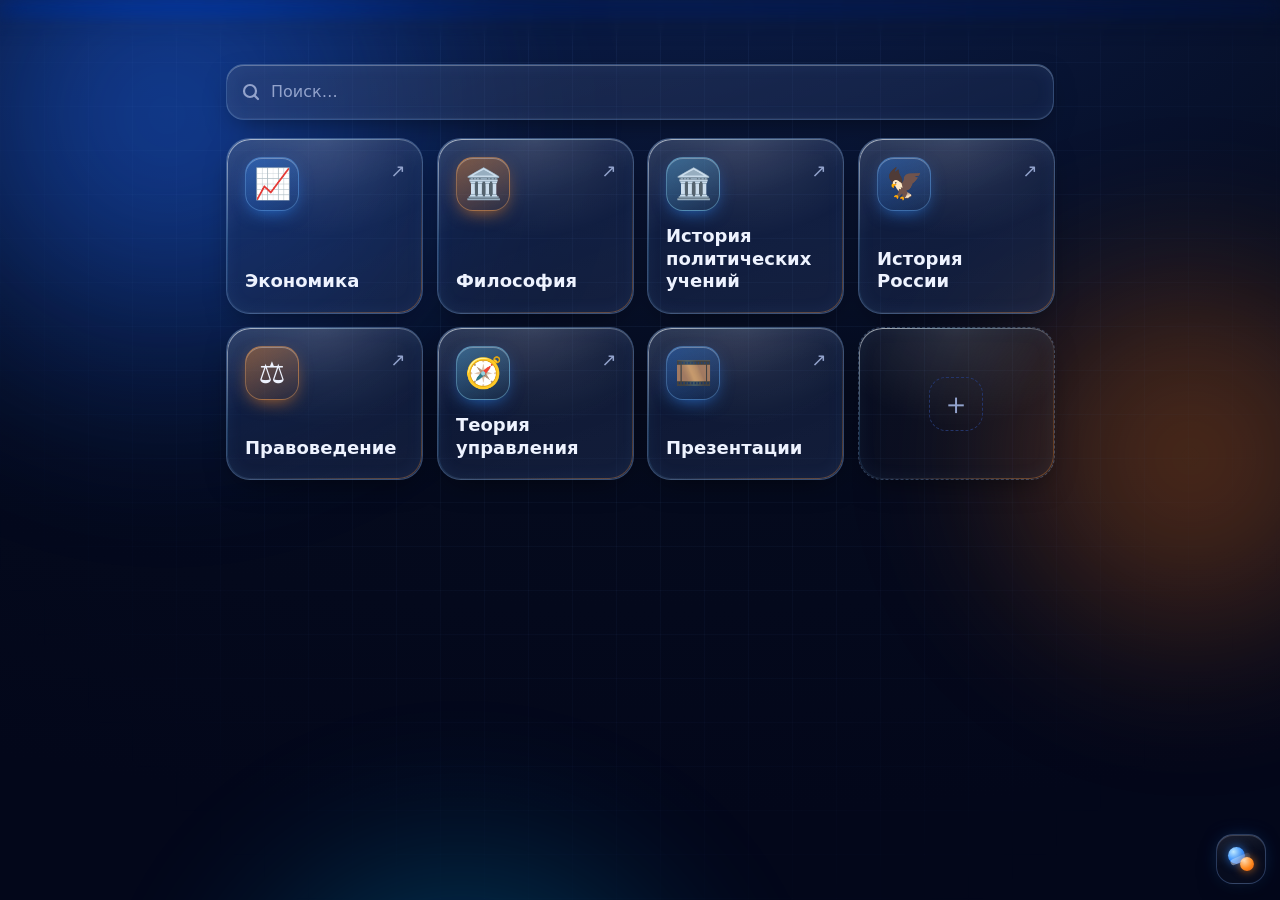
<file: index.html>
<!doctype html>
<html lang="ru">
<head>
<meta charset="utf-8">
<meta name="viewport" content="width=device-width, initial-scale=1, viewport-fit=cover">
<title>Митя</title>
<link rel="manifest" href="manifest.webmanifest">
<link rel="icon" type="image/svg+xml" href="icons/icon.svg">
<link rel="icon" type="image/png" href="icons/favicon.png">
<link rel="apple-touch-icon" href="icons/apple-touch-icon.png">
<meta name="apple-mobile-web-app-capable" content="yes">
<meta name="mobile-web-app-capable" content="yes">
<meta name="apple-mobile-web-app-title" content="Митя">
<meta name="apple-mobile-web-app-status-bar-style" content="black-translucent">
<meta name="theme-color" content="#050b1e">
<style>
  /* ===== Палитра: тёмно-синий · electric blue · оранжевый ===== */
  :root {
    color-scheme: dark;
    --bg: #050b1e; --bg2: #0a1530; --panel: #0d1838; --panel2: #13214a; --line: #24356a;
    --ink: #eef3ff; --muted: #93a3cc; --accent: #2f8cff; --accent2: #5cc8ff; --orange: #ff8a1f; --gold: #ffa13d;
    --ok: #3ddc97; --bad: #ff5a64; --demand: #3b9bff; --supply: #ff8a1f;
    --glass: rgba(20, 38, 86, .38); --glass-hi: rgba(255, 255, 255, .16); --glass-edge: rgba(150, 200, 255, .28);
    --spring: cubic-bezier(.3, 1.6, .45, 1); --ease: cubic-bezier(.2, .8, .2, 1);
    --top: env(safe-area-inset-top, 0px); --bot: env(safe-area-inset-bottom, 0px);
    --hh: calc(var(--top) + 78px);
  }
  * { box-sizing: border-box; -webkit-tap-highlight-color: transparent; }
  html { margin: 0; height: 100%; background: #03071a; color: var(--ink); }
  body { margin: 0; height: 100%; background: transparent; color: var(--ink); }
  body { font: 16px/1.6 "Inter", system-ui, -apple-system, "Segoe UI", Roboto, sans-serif; display: flex; flex-direction: column; height: 100dvh; overflow: hidden; position: relative; }
  button, input, select, textarea { font: inherit; color: inherit; }
  button { cursor: pointer; }
  ::selection { background: color-mix(in srgb, var(--orange) 55%, transparent); color: #fff; }

  /* ===== Живой фон: сияние синего и оранжевого, двигается при прокрутке ===== */
  /* фон заходит под полоску «Домой» и за край экрана, чтобы снизу не оставалось пустой полосы */
  #bg { position: fixed; top: 0; left: 0; right: 0; bottom: calc(-1 * (env(safe-area-inset-bottom, 0px) + 120px)); z-index: 0; overflow: hidden; pointer-events: none; background: radial-gradient(140% 90% at 50% -10%, #0c1f4d 0%, var(--bg) 55%, #03071a 100%); }
  #bg i { position: absolute; border-radius: 50%; filter: blur(70px); opacity: .55; will-change: transform; }
  #bg .b1 { width: 62vmax; height: 62vmax; left: -18vmax; top: -22vmax; background: radial-gradient(circle, #1f6bff 0%, transparent 65%); animation: drift1 22s ease-in-out infinite alternate; }
  #bg .b2 { width: 46vmax; height: 46vmax; right: -16vmax; top: 18vh; background: radial-gradient(circle, #ff7a12 0%, transparent 62%); opacity: .38; animation: drift2 26s ease-in-out infinite alternate; }
  #bg .b3 { width: 52vmax; height: 52vmax; left: 10vw; bottom: -30vmax; background: radial-gradient(circle, #00b7ff 0%, transparent 62%); opacity: .4; animation: drift3 30s ease-in-out infinite alternate; }
  #bg .grid { position: absolute; inset: -50% 0; background-image: linear-gradient(rgba(120,170,255,.06) 1px, transparent 1px), linear-gradient(90deg, rgba(120,170,255,.06) 1px, transparent 1px); background-size: 44px 44px; mask-image: radial-gradient(ellipse 80% 60% at 50% 30%, #000 20%, transparent 75%); -webkit-mask-image: radial-gradient(ellipse 80% 60% at 50% 30%, #000 20%, transparent 75%); transform: translate3d(0, calc(var(--sy, 0) * -0.15px), 0); }
  #bg .p1 { transform: translate3d(0, calc(var(--sy, 0) * -0.25px), 0); position: absolute; inset: 0; }
  #bg .p2 { transform: translate3d(0, calc(var(--sy, 0) * -0.1px), 0); position: absolute; inset: 0; }
  @keyframes drift1 { to { transform: translate(12vw, 10vh) scale(1.12); } }
  @keyframes drift2 { to { transform: translate(-10vw, 14vh) scale(.9); } }
  @keyframes drift3 { to { transform: translate(14vw, -12vh) scale(1.1); } }

  /* ===== Liquid glass: основа для всех стеклянных поверхностей ===== */
  .lg, header, .ib, .tile, .row, .modal, .toast, .card3, .tq-o, .tq-topic, .search {
    --mx: 50%; --my: 0%;
    position: relative; isolation: isolate;
    background: linear-gradient(160deg, rgba(255,255,255,.10), rgba(255,255,255,.02) 40%, rgba(255,255,255,.04)), var(--glass);
    -webkit-backdrop-filter: blur(16px) saturate(180%); backdrop-filter: blur(16px) saturate(180%);
    border: 1px solid var(--glass-edge);
    box-shadow: inset 0 1px 0 rgba(255,255,255,.28), inset 0 -1px 0 rgba(255,255,255,.06), inset 0 0 18px rgba(120,180,255,.08), 0 10px 30px -12px rgba(0,0,0,.6);
  }
  html.lg-refract .lg, html.lg-refract header, html.lg-refract .tile, html.lg-refract .modal, html.lg-refract .card3 {
    -webkit-backdrop-filter: url(#lg-refract) blur(10px) saturate(190%); backdrop-filter: url(#lg-refract) blur(10px) saturate(190%);
  }
  /* блик, который следует за пальцем/курсором, + светлый край сверху */
  .lg::before, header::before, .ib::before, .tile::before, .row::before, .modal::before, .card3::before, .tq-o::before, .tq-topic::before {
    content: ""; position: absolute; inset: 0; border-radius: inherit; pointer-events: none; z-index: -1;
    background: radial-gradient(180px 140px at var(--mx) var(--my), rgba(255,255,255,.22), transparent 70%);
    opacity: .55; transition: opacity .35s;
  }
  .lg::after, header::after, .tile::after, .modal::after, .card3::after {
    content: ""; position: absolute; inset: 0; border-radius: inherit; pointer-events: none; padding: 1px;
    background: linear-gradient(135deg, rgba(255,255,255,.55), rgba(92,200,255,.18) 30%, transparent 55%, rgba(255,138,31,.35) 100%);
    -webkit-mask: linear-gradient(#000 0 0) content-box, linear-gradient(#000 0 0); -webkit-mask-composite: xor; mask: linear-gradient(#000 0 0) content-box exclude, linear-gradient(#000 0 0);
  }
  .glow:hover::before, .tile:hover::before, .row:hover::before, .ib:hover::before { opacity: 1; }
  /* упругость: нажатие сжимает, отпускание пружинит */
  .ib, .tile, .row, .tq-o, .tq-topic, .wg-chip { transition: transform .55s var(--spring), border-color .25s, box-shadow .3s, background .3s; }
  .press { transform: scale(.95) !important; transition-duration: .12s !important; transition-timing-function: ease-out !important; }

  /* ===== Шапка — плавающая стеклянная капсула ===== */
  header { background: linear-gradient(160deg, rgba(255,255,255,.12), rgba(255,255,255,.03) 45%), rgba(10,22,56,.6) !important; -webkit-backdrop-filter: blur(22px) saturate(190%) !important; backdrop-filter: blur(22px) saturate(190%) !important; }
  html.lg-refract header { -webkit-backdrop-filter: url(#lg-refract) blur(18px) saturate(190%) !important; backdrop-filter: url(#lg-refract) blur(18px) saturate(190%) !important; }
  header { position: absolute; z-index: 20; top: calc(var(--top) + 10px); left: 12px; right: 12px; max-width: 900px; margin: 0 auto; display: flex; align-items: center; gap: 8px; padding: 9px 10px 9px 16px; border-radius: 22px; transition: background .3s, box-shadow .3s, transform .4s var(--ease); }
  body.scrolled header { box-shadow: inset 0 1px 0 rgba(255,255,255,.3), 0 18px 40px -14px rgba(0,0,0,.75), 0 0 0 1px rgba(47,140,255,.15); }
  header h1 { flex: 1; margin: 0; font-size: 17px; font-weight: 700; letter-spacing: .01em; overflow: hidden; text-overflow: ellipsis; white-space: nowrap; }
  header h1::before { content: ""; display: inline-block; width: 9px; height: 9px; border-radius: 50%; margin-right: 10px; vertical-align: 2px; background: var(--orange); box-shadow: 0 0 12px var(--orange), 0 0 0 3px rgba(255,138,31,.18); }
  body.sub header h1::before { display: none; }
  #prog { position: absolute; left: 18px; right: 18px; bottom: -1px; height: 2px; border-radius: 2px; overflow: hidden; pointer-events: none; }
  #prog i { display: block; height: 100%; width: 100%; transform-origin: 0 50%; transform: scaleX(var(--p, 0)); background: linear-gradient(90deg, var(--accent), var(--accent2), var(--orange)); box-shadow: 0 0 10px var(--accent); }
  .ib { border-radius: 14px; min-width: 42px; height: 42px; padding: 0 13px; font-size: 15px; display: inline-flex; align-items: center; justify-content: center; gap: 6px; color: var(--ink); }
  .ib:hover { border-color: rgba(92,200,255,.6); }
  .ib.primary { background: linear-gradient(135deg, var(--accent), #1a5fe0); border-color: rgba(140,200,255,.7); color: #fff; font-weight: 650; box-shadow: inset 0 1px 0 rgba(255,255,255,.45), 0 8px 24px -8px rgba(47,140,255,.8); }
  .ib.primary:hover { box-shadow: inset 0 1px 0 rgba(255,255,255,.5), 0 10px 30px -6px rgba(47,140,255,1); }
  .ib.danger { color: var(--bad); }
  #back { display: none; font-size: 22px; padding: 0 14px; }
  body.sub #back { display: inline-flex; }

  #view { position: relative; z-index: 1; flex: 1; overflow-y: auto; -webkit-overflow-scrolling: touch; padding-top: calc(var(--hh) + 34px); padding-bottom: var(--bot); scroll-behavior: smooth; }
  .page { max-width: 860px; margin: 0 auto; padding: 14px 16px 70px; }
  body:not(.sub) header { display: none; }
  body:not(.sub) #view { padding-top: calc(var(--top) + 50px); }
  .page.home { padding-top: 14px; }

  /* ===== Главная ===== */
  .hero { position: relative; padding: 26px 0 8px; }
  .hello { font-size: clamp(34px, 8vw, 58px); line-height: 1.04; font-weight: 850; letter-spacing: -.03em; margin: 0 0 10px; background: linear-gradient(100deg, #fff 0%, #bfe3ff 35%, var(--accent2) 55%, var(--orange) 100%); background-size: 130% 100%; -webkit-background-clip: text; background-clip: text; color: transparent; animation: shine 8s ease-in-out infinite alternate; }
  @keyframes shine { to { background-position: 100% 0; } }
  .kicker { display: inline-flex; align-items: center; gap: 8px; font-size: 12px; font-weight: 700; letter-spacing: .14em; text-transform: uppercase; color: var(--orange); margin-bottom: 14px; padding: 6px 12px; border-radius: 999px; background: rgba(255,138,31,.1); border: 1px solid rgba(255,138,31,.35); }
  .kicker::before { content: ""; width: 6px; height: 6px; border-radius: 50%; background: var(--orange); box-shadow: 0 0 10px var(--orange); animation: pulse 2s infinite; }
  @keyframes pulse { 50% { opacity: .35; } }
  .sub-t { color: var(--muted); margin: 0 0 20px; font-size: 16px; }
  .stats { display: flex; gap: 10px; flex-wrap: wrap; margin: 0 0 22px; }
  .stat { flex: 1 1 110px; padding: 12px 14px; border-radius: 18px; }
  .stat b { display: block; font-size: 26px; font-weight: 800; line-height: 1.1; color: #fff; font-variant-numeric: tabular-nums; }
  .stat:nth-child(2) b { color: var(--accent2); } .stat:nth-child(3) b { color: var(--orange); }
  .stat small { color: var(--muted); font-size: 12px; }
  .search { width: 100%; padding: 14px 16px 14px 44px; border-radius: 18px; margin-bottom: 18px; outline: none; background-image: url("data:image/svg+xml,%3Csvg xmlns='http://www.w3.org/2000/svg' width='18' height='18' fill='none' stroke='%2393a3cc' stroke-width='2.2' stroke-linecap='round'%3E%3Ccircle cx='8' cy='8' r='6'/%3E%3Cpath d='m16 16-3.6-3.6'/%3E%3C/svg%3E"), linear-gradient(160deg, rgba(255,255,255,.08), rgba(255,255,255,.02)); background-repeat: no-repeat; background-position: 15px 50%, 0 0; background-color: var(--glass); transition: border-color .25s, box-shadow .25s; }
  .search:focus { border-color: var(--accent); box-shadow: 0 0 0 4px rgba(47,140,255,.22), inset 0 1px 0 rgba(255,255,255,.25); }
  .search::placeholder { color: var(--muted); }
  .sec-h { display: flex; align-items: baseline; justify-content: space-between; margin: 6px 2px 12px; font-size: 13px; font-weight: 700; letter-spacing: .12em; text-transform: uppercase; color: var(--muted); }
  .grid { display: grid; grid-template-columns: repeat(auto-fill, minmax(160px, 1fr)); gap: 14px; }
  .tile { border-radius: 24px; padding: 18px; cursor: pointer; min-height: 146px; display: flex; flex-direction: column; justify-content: space-between; overflow: hidden; transform: perspective(700px) rotateX(var(--rx, 0deg)) rotateY(var(--ry, 0deg)); }
  .tile:hover { border-color: rgba(92,200,255,.7); box-shadow: inset 0 1px 0 rgba(255,255,255,.35), 0 20px 40px -16px rgba(47,140,255,.55); }
  .tile .ico { font-size: 30px; line-height: 1; width: 54px; height: 54px; display: grid; place-items: center; border-radius: 17px; background: linear-gradient(145deg, rgba(47,140,255,.35), rgba(47,140,255,.08)); border: 1px solid rgba(120,190,255,.35); box-shadow: inset 0 1px 0 rgba(255,255,255,.3), 0 6px 18px -6px rgba(47,140,255,.7); }
  .tile:nth-child(3n+2) .ico { background: linear-gradient(145deg, rgba(255,138,31,.38), rgba(255,138,31,.08)); border-color: rgba(255,170,90,.4); box-shadow: inset 0 1px 0 rgba(255,255,255,.3), 0 6px 18px -6px rgba(255,138,31,.7); }
  .tile:nth-child(3n) .ico { background: linear-gradient(145deg, rgba(92,200,255,.35), rgba(92,200,255,.06)); border-color: rgba(140,220,255,.4); }
  .tile h3 { margin: 14px 0 2px; font-size: 18px; font-weight: 700; line-height: 1.25; }
  .tile small { color: var(--muted); }
  .tile .arr { position: absolute; right: 16px; top: 18px; color: var(--muted); font-size: 18px; transition: transform .4s var(--spring), color .25s; }
  .tile:hover .arr { transform: translateX(4px); color: var(--orange); }
  .tile.add { border-style: dashed; background: rgba(255,255,255,.02); align-items: center; justify-content: center; text-align: center; color: var(--muted); }
  .tile.add .ico { background: none; border: 1px dashed var(--line); box-shadow: none; margin: 0 auto; }
  .hits { display: grid; gap: 10px; }

  /* ===== Списки ===== */
  .toolbar { display: flex; gap: 8px; flex-wrap: wrap; margin: 4px 0 16px; }
  .list { display: grid; gap: 10px; position: relative; }
  .list.timeline { padding-left: 22px; }
  .list.timeline::before { content: ""; position: absolute; left: 8px; top: 12px; bottom: 12px; width: 2px; border-radius: 2px; background: linear-gradient(var(--accent), var(--accent2) 60%, var(--orange)); opacity: .55; }
  .list.timeline .row::after { content: ""; position: absolute; left: -19px; top: 50%; width: 10px; height: 10px; margin-top: -5px; border-radius: 50%; background: var(--bg); border: 2px solid var(--accent2); box-shadow: 0 0 10px var(--accent); transition: background .3s, border-color .3s; }
  .list.timeline .row:hover::after { background: var(--orange); border-color: var(--orange); box-shadow: 0 0 12px var(--orange); }
  .row { display: flex; align-items: center; gap: 12px; border-radius: 18px; padding: 13px 15px; cursor: pointer; -webkit-backdrop-filter: blur(12px) saturate(170%); backdrop-filter: blur(12px) saturate(170%); }
  .row:hover { border-color: rgba(92,200,255,.6); }
  .row .num { flex: none; width: 32px; height: 32px; border-radius: 11px; background: linear-gradient(145deg, rgba(47,140,255,.4), rgba(47,140,255,.1)); border: 1px solid rgba(120,190,255,.35); display: grid; place-items: center; font-size: 13px; color: #fff; font-weight: 750; font-variant-numeric: tabular-nums; }
  .row .tt { flex: 1; min-width: 0; }
  .row .tt b { display: block; font-weight: 620; overflow-wrap: anywhere; }
  .row .tt small { color: var(--muted); }
  .row .date { display: inline-block; margin: 4px 8px 0 0; font-size: 11.5px; font-weight: 700; color: var(--orange); background: rgba(255,138,31,.12); border: 1px solid rgba(255,138,31,.3); border-radius: 999px; padding: 1px 8px; font-variant-numeric: tabular-nums; }
  .row .go { color: var(--muted); font-size: 20px; transition: transform .4s var(--spring), color .25s; }
  .row:hover .go { transform: translateX(4px); color: var(--orange); }
  .row .tools { display: flex; gap: 6px; }
  .row .tools .ib { min-width: 38px; height: 38px; padding: 0 8px; }
  .empty { text-align: center; color: var(--muted); padding: 40px 10px; border: 1px dashed var(--line); border-radius: 20px; background: rgba(255,255,255,.02); }
  .foot-tools { display: flex; gap: 8px; flex-wrap: wrap; margin-top: 18px; }

  /* ===== Конспекты ===== */
  .doc { font-size: 16.5px; }
  .doc h1 { font-size: clamp(28px, 6vw, 40px); line-height: 1.12; letter-spacing: -.02em; margin: 10px 0 18px; background: linear-gradient(100deg, #fff, #cfe7ff 50%, var(--accent2)); -webkit-background-clip: text; background-clip: text; color: transparent; }
  .doc h2 { position: relative; margin-top: 2em; padding-top: .7em; color: var(--gold); letter-spacing: -.01em; }
  .doc h2::before { content: ""; position: absolute; left: 0; top: 0; height: 2px; width: 100%; border-radius: 2px; background: linear-gradient(90deg, var(--orange), var(--accent) 45%, transparent); transform-origin: 0 50%; transform: scaleX(0); transition: transform 1.1s var(--ease) .15s; }
  .doc h2.in::before, .doc h2:not(.rv)::before { transform: scaleX(1); }
  .doc h3 { color: var(--accent2); }
  .doc strong { color: #fff; }
  .doc a { color: var(--accent2); }
  .doc blockquote { margin: 1.1em 0; padding: .7em 1.1em; border-left: 3px solid var(--accent); background: linear-gradient(90deg, rgba(47,140,255,.16), rgba(47,140,255,.03)); border-radius: 0 16px 16px 0; box-shadow: -6px 0 18px -10px var(--accent); }
  .doc blockquote p { margin: .3em 0; }
  .doc table { border-collapse: separate; border-spacing: 0; width: 100%; font-size: 15px; display: block; overflow-x: auto; border-radius: 16px; border: 1px solid var(--line); background: rgba(13,24,56,.55); }
  .doc th, .doc td { border-bottom: 1px solid var(--line); border-right: 1px solid var(--line); padding: 9px 11px; text-align: left; vertical-align: top; }
  .doc tr > :last-child { border-right: 0; } .doc tr:last-child > td { border-bottom: 0; }
  .doc th { background: linear-gradient(180deg, rgba(47,140,255,.28), rgba(47,140,255,.12)); color: #fff; }
  .doc code { background: rgba(47,140,255,.16); padding: 1px 6px; border-radius: 6px; }
  .doc pre { background: var(--panel2); padding: 12px; border-radius: 14px; overflow-x: auto; white-space: pre-wrap; }
  .doc img { max-width: 100%; height: auto; border-radius: 14px; }
  .doc hr { border: 0; height: 1px; background: linear-gradient(90deg, transparent, var(--line), transparent); margin: 2em 0; }
  .doc li::marker { color: var(--orange); }
  .pn { display: flex; gap: 10px; margin-top: 36px; }
  .pn .ib { flex: 1; height: auto; min-height: 50px; padding: 9px 14px; text-align: left; justify-content: flex-start; border-radius: 16px; }

  .pagewrap { width: 100%; height: 100%; background: #fff; }
  iframe.pf { width: 100%; height: 100%; border: 0; display: block; background: #fff; }
  body.fs .pagewrap { position: fixed; inset: 0; z-index: 50; }
  #fsExit { display: none; position: fixed; top: calc(var(--top) + 10px); right: 10px; z-index: 60; background: rgba(0,0,0,.72); color: #fff; border: 1px solid rgba(255,255,255,.4); border-radius: 12px; padding: 10px 14px; }
  body.fs #fsExit { display: block; }

  /* ===== Оглавление ===== */
  .toc { margin: 4px 0 26px; border-radius: 22px; padding: 6px; }
  .toc-h { all: unset; box-sizing: border-box; width: 100%; display: flex; align-items: center; gap: 10px; padding: 10px 12px; cursor: pointer; border-radius: 16px; }
  .toc-h b { font-size: 16px; } .toc-h small { color: var(--muted); flex: 1; }
  .toc-h .chev { color: var(--orange); transition: transform .45s var(--spring); }
  .toc.shut .chev { transform: rotate(-90deg); }
  .toc ol, .toc-list { list-style: none; margin: 0; padding: 2px 4px 6px; display: grid; gap: 2px; }
  .toc.shut ol { display: none; }
  .toc li a, .toc-list li a { display: flex; align-items: baseline; gap: 10px; padding: 8px 10px; border-radius: 12px; color: var(--ink); text-decoration: none; line-height: 1.35; font-size: 15px; transition: background .25s, transform .4s var(--spring); }
  .toc li a:hover, .toc-list li a:hover { background: rgba(47,140,255,.16); transform: translateX(3px); }
  .toc li a i, .toc-list li a i { flex: none; font-style: normal; font-size: 12px; font-weight: 800; color: #fff; min-width: 24px; height: 24px; display: grid; place-items: center; border-radius: 8px; background: linear-gradient(145deg, rgba(47,140,255,.5), rgba(47,140,255,.15)); border: 1px solid rgba(120,190,255,.4); font-variant-numeric: tabular-nums; }
  .toc li.l3 a, .toc-list li.l3 a { padding-left: 44px; font-size: 14px; color: var(--muted); }
  .toc li.on a, .toc-list li.on a { background: linear-gradient(90deg, rgba(255,138,31,.22), rgba(255,138,31,.03)); color: #fff; }
  .toc li.on a i, .toc-list li.on a i { background: linear-gradient(145deg, var(--orange), #ff6a00); border-color: rgba(255,190,120,.6); }
  .toc-fab { position: fixed; z-index: 25; right: 16px; bottom: calc(20px + var(--bot)); width: 54px; height: 54px; border-radius: 18px; font-size: 22px; color: #fff; border: 1px solid rgba(160,210,255,.6); background: linear-gradient(145deg, var(--accent), #1a5fe0); box-shadow: inset 0 1px 0 rgba(255,255,255,.45), 0 12px 30px -8px rgba(47,140,255,.9); opacity: 0; transform: translateY(20px) scale(.8); pointer-events: none; transition: opacity .3s, transform .55s var(--spring); }
  .toc-fab.show { opacity: 1; transform: none; pointer-events: auto; }
  .toc-fab:active { transform: scale(.92); }
  .doc h2, .doc h3 { scroll-margin-top: var(--hh); }
  .doc .flash { animation: flash 1.4s var(--ease); }
  @keyframes flash { 0%, 40% { text-shadow: 0 0 18px var(--orange); } }

  /* ===== Тесты ===== */
  .tq-bar { height: 6px; background: rgba(255,255,255,.07); border-radius: 6px; overflow: hidden; margin: 4px 0 16px; }
  .tq-bar i { display: block; height: 100%; background: linear-gradient(90deg, var(--accent), var(--orange)); transition: width .5s var(--ease); box-shadow: 0 0 10px var(--accent); }
  .tq-q { font-size: 19px; font-weight: 650; line-height: 1.45; margin-bottom: 14px; }
  .tq-q small { display: block; font-size: 12px; font-weight: 600; color: var(--orange); letter-spacing: .04em; margin-bottom: 6px; }
  .tq-opts { display: flex; flex-direction: column; gap: 9px; }
  .tq-o { display: flex; gap: 11px; align-items: flex-start; text-align: left; width: 100%; border-width: 1.5px; border-radius: 16px; padding: 12px 13px; font-size: 16px; line-height: 1.4; color: var(--ink); -webkit-backdrop-filter: blur(10px); backdrop-filter: blur(10px); }
  .tq-o:hover { border-color: rgba(92,200,255,.6); }
  .tq-o .tq-l { flex: none; width: 26px; height: 26px; border-radius: 9px; display: grid; place-items: center; font-size: 12px; font-weight: 750; background: rgba(47,140,255,.22); border: 1px solid rgba(120,190,255,.35); }
  .tq-o.ok { border-color: var(--ok); background: linear-gradient(135deg, rgba(61,220,151,.26), rgba(61,220,151,.06)); box-shadow: 0 0 0 3px rgba(61,220,151,.15), 0 10px 26px -12px rgba(61,220,151,.6); animation: pop .5s var(--spring); }
  .tq-o.bad { border-color: var(--bad); background: linear-gradient(135deg, rgba(255,90,100,.24), rgba(255,90,100,.05)); animation: shake .45s; }
  .tq-o.dim { opacity: .5; }
  @keyframes pop { 40% { transform: scale(1.03); } }
  @keyframes shake { 20%, 60% { transform: translateX(-5px); } 40%, 80% { transform: translateX(5px); } }
  .tq-why { margin: 14px 0; padding: 13px 15px; border-radius: 16px; background: linear-gradient(135deg, rgba(61,220,151,.1), rgba(13,24,56,.6)); border: 1px solid rgba(61,220,151,.3); border-left: 4px solid var(--ok); font-size: 15px; line-height: 1.55; animation: rise .5s var(--ease); }
  .tq-why.bad { border-color: rgba(255,90,100,.3); border-left-color: var(--bad); background: linear-gradient(135deg, rgba(255,90,100,.1), rgba(13,24,56,.6)); }
  @keyframes rise { from { opacity: 0; transform: translateY(12px); } }
  .tq-why p { margin: 0 0 8px; }
  .tq-why details { margin-top: 6px; }
  .tq-why summary { cursor: pointer; color: var(--accent2); font-weight: 650; }
  .tq-why ul { margin: 8px 0 0; padding-left: 4px; list-style: none; }
  .tq-why li { margin: 6px 0; }
  .tq-next { width: 100%; }
  .tq-res { text-align: center; padding: 22px 14px; border-radius: 22px; margin: 8px 0 14px; background: radial-gradient(120% 120% at 50% 0%, rgba(47,140,255,.3), rgba(13,24,56,.5)); border: 1px solid var(--glass-edge); }
  .tq-score { font-size: 46px; font-weight: 850; background: linear-gradient(100deg, var(--accent2), var(--orange)); -webkit-background-clip: text; background-clip: text; color: transparent; }
  .tq-h4 { margin: 16px 0 6px; color: var(--gold); }
  .tq-err { padding-left: 20px; font-size: 15px; line-height: 1.5; }
  .tq-err li { margin: 8px 0; }
  .tq-btns { display: flex; gap: 8px; flex-wrap: wrap; margin-top: 10px; }
  .tq-topics { display: flex; flex-direction: column; gap: 9px; }
  .tq-topic { text-align: left; border-width: 1.5px; border-radius: 16px; padding: 11px 13px; color: var(--ink); }
  .tq-topic small { display: block; color: var(--muted); margin-top: 2px; }
  .tq-topic.on { border-color: var(--orange); background: linear-gradient(135deg, rgba(255,138,31,.22), rgba(255,138,31,.04)); box-shadow: 0 0 0 3px rgba(255,138,31,.14); }

  /* ===== Карточки ===== */
  .fc { max-width: 640px; margin: 0 auto; padding: 18px 16px 60px; text-align: center; }
  .fc .progress { color: var(--muted); margin-bottom: 12px; }
  .fc .bar { height: 6px; background: rgba(255,255,255,.07); border-radius: 6px; overflow: hidden; margin-bottom: 20px; }
  .fc .bar i { display: block; height: 100%; background: linear-gradient(90deg, var(--ok), var(--accent2)); transition: width .5s var(--ease); }
  .flipwrap { perspective: 1100px; }
  .card3 { height: 300px; border-radius: 28px; display: flex; align-items: center; justify-content: center; padding: 36px 24px 40px; font-size: 21px; font-weight: 650; line-height: 1.4; cursor: pointer; user-select: none; -webkit-user-select: none; touch-action: manipulation; transition: transform .2s ease-in; box-shadow: inset 0 1px 0 rgba(255,255,255,.3), 0 26px 50px -20px rgba(0,0,0,.8), 0 0 40px -14px rgba(47,140,255,.6); }
  .card3.turn { transform: rotateY(90deg) scale(.96); }
  .card3.back { background: linear-gradient(160deg, rgba(255,138,31,.22), rgba(255,138,31,.04) 50%), var(--glass); border-color: rgba(255,170,90,.55); font-weight: 520; box-shadow: inset 0 1px 0 rgba(255,255,255,.3), 0 26px 50px -20px rgba(0,0,0,.8), 0 0 40px -14px rgba(255,138,31,.6); }
  .card3 .lab { position: absolute; top: 14px; left: 20px; font-size: 12px; font-weight: 750; letter-spacing: .12em; text-transform: uppercase; color: var(--accent2); }
  .card3.back .lab { color: var(--orange); }
  .card3 .tap, .card3 .lab { display: none; }
  .card3 .tap { position: absolute; bottom: 13px; left: 0; right: 0; font-size: 12px; font-weight: 400; color: var(--muted); }
  .fc .brow { display: flex; gap: 10px; justify-content: center; margin-top: 16px; flex-wrap: wrap; }
  .fc .brow .ib { min-width: 54px; height: 54px; font-size: 22px; border-radius: 18px; }
  .fc .hint { margin-top: 14px; color: var(--muted); font-size: 13px; }

  /* ===== 3D-сцены и интерактивные блоки ===== */
  .w3d { position: relative; width: 100%; height: 260px; border-radius: 16px; overflow: hidden; background: radial-gradient(120% 90% at 50% 0%, color-mix(in srgb, var(--accent) 22%, var(--panel2)), var(--panel)); }
  .w3d canvas { display: block; width: 100% !important; height: 100% !important; cursor: grab; }
  .w3d-lb { position: absolute; left: 0; top: 0; pointer-events: none; white-space: nowrap; font-size: 12px; font-weight: 700; color: var(--ink); background: rgba(10,20,48,.72); -webkit-backdrop-filter: blur(6px); backdrop-filter: blur(6px); border: 1px solid var(--glass-edge); border-radius: 999px; padding: 2px 9px; }
  .w3d-hint { position: absolute; right: 8px; bottom: 8px; font-size: 11px; color: var(--muted); background: rgba(10,20,48,.7); border-radius: 999px; padding: 2px 9px; pointer-events: none; z-index: 1; }
  .w3d-load { position: absolute; inset: 0; display: grid; place-items: center; color: var(--muted); font-size: 14px; }
  .wg-dots { width: 100%; display: block; border-radius: 14px; background: var(--panel2); }
  .wg { position: relative; margin: 26px 0; padding: 18px; border-radius: 24px; background: linear-gradient(160deg, rgba(255,255,255,.08), rgba(255,255,255,.015) 45%), rgba(13,26,62,.62); border: 1px solid var(--glass-edge); box-shadow: inset 0 1px 0 rgba(255,255,255,.22), 0 24px 50px -24px rgba(0,0,0,.8), 0 0 0 1px rgba(47,140,255,.06); }
  .wg::after { content: ""; position: absolute; inset: 0; border-radius: inherit; pointer-events: none; padding: 1px; background: linear-gradient(135deg, rgba(92,200,255,.5), transparent 35%, transparent 70%, rgba(255,138,31,.45)); -webkit-mask: linear-gradient(#000 0 0) content-box, linear-gradient(#000 0 0); -webkit-mask-composite: xor; mask: linear-gradient(#000 0 0) content-box exclude, linear-gradient(#000 0 0); }
  .wg-h { display: flex; align-items: center; gap: 10px; font-size: 18px; font-weight: 650; }
  .wg-badge { font-size: 11px; font-weight: 750; letter-spacing: .07em; text-transform: uppercase; color: #fff; background: linear-gradient(135deg, var(--orange), #ff6a00); border-radius: 999px; padding: 3px 10px; box-shadow: 0 4px 14px -4px rgba(255,138,31,.8); }
  .wg-lead { margin: 6px 0 12px; color: var(--muted); font-size: 15px; }
  .wg svg { width: 100%; height: auto; display: block; background: var(--panel2); border-radius: 16px; touch-action: manipulation; }
  .wg svg text { fill: var(--ink); font-size: 13px; font-family: inherit; }
  .wg-ax { stroke: var(--muted); stroke-width: 1.5; }
  .wg-grid { stroke: var(--line); stroke-width: 1; }
  .wg-ctl { margin: 14px 0 4px; display: grid; gap: 10px; }
  .wg-ctl label { display: flex; align-items: center; gap: 10px; font-size: 14px; margin: 0; color: var(--ink); }
  .wg-ctl .n { min-width: 130px; }
  .wg-ctl input[type=range] { flex: 1; min-width: 0; accent-color: var(--orange); }
  .wg-ctl b { min-width: 40px; text-align: right; }
  .wg-out { margin-top: 12px; padding: 12px 14px; border-radius: 16px; background: rgba(5,11,30,.55); border: 1px solid var(--line); font-size: 15px; }
  .wg-out b { color: var(--gold); }
  .wg-chips { display: flex; gap: 10px; flex-wrap: wrap; margin: 4px 0 10px; }
  .wg-chip { flex: 1 1 130px; border: 1.5px solid var(--line); background: rgba(19,33,74,.7); border-radius: 16px; padding: 12px; text-align: left; color: var(--ink); }
  .wg-chip:hover { border-color: rgba(92,200,255,.6); }
  .wg-chip.on { border-color: var(--orange); background: linear-gradient(135deg, rgba(255,138,31,.24), rgba(255,138,31,.05)); box-shadow: 0 0 0 3px rgba(255,138,31,.12); }
  .wg-chip.off { opacity: .55; }
  .wg-chip small { display: block; color: var(--muted); }
  .wg-meter { height: 24px; border-radius: 12px; background: var(--panel2); overflow: hidden; border: 1px solid var(--line); }
  .wg-meter i { display: block; height: 100%; width: 0; background: linear-gradient(90deg, var(--ok), var(--accent2)); transition: width .3s, background .3s; }
  .wg-meter.over i { background: var(--bad); }
  .wg-legend { display: flex; gap: 6px 14px; flex-wrap: wrap; font-size: 13px; color: var(--muted); margin: 8px 0 0; }
  .wg-legend i { display: inline-block; width: 14px; height: 4px; border-radius: 2px; vertical-align: middle; margin-right: 5px; }
  .wg3 { position: relative; border-radius: 16px; overflow: hidden; background: var(--panel2); }
  .wg3 canvas { display: block; width: 100% !important; cursor: grab; }
  .wg3-hint { position: absolute; right: 10px; bottom: 10px; font-size: 12px; color: #fff; background: rgba(5,11,30,.6); padding: 4px 10px; border-radius: 999px; pointer-events: none; transition: opacity .4s; }
  .wg3-load { height: 260px; display: grid; place-items: center; color: var(--muted); font-size: 14px; }
  .wg-seg { margin-top: 12px; }
  .wg-seg .wg-chip { flex: 1 1 100px; text-align: center; font-weight: 600; font-size: 14px; color: var(--ink); }
  @media (max-width: 520px) { .wg-ctl label { flex-wrap: wrap; } .wg-ctl .n { min-width: 100%; } }

  /* ===== Модальные окна, уведомления ===== */
  .modal-bg { position: fixed; inset: 0; background: rgba(2,6,20,.55); -webkit-backdrop-filter: blur(6px); backdrop-filter: blur(6px); display: none; align-items: flex-end; justify-content: center; z-index: 30; }
  .modal-bg.on { display: flex; animation: fade .25s; }
  .modal-bg.on .modal { animation: sheet .55s var(--spring); }
  @keyframes fade { from { opacity: 0; } }
  @keyframes sheet { from { transform: translateY(60px) scale(.96); opacity: 0; } }
  .modal { background: linear-gradient(160deg, rgba(255,255,255,.1), rgba(255,255,255,.02) 40%), rgba(12,24,58,.78); border-radius: 26px 26px 0 0; padding: 22px 18px calc(18px + var(--bot)); width: min(600px, 100%); max-height: 92dvh; overflow-y: auto; }
  @media (min-width: 700px) { .modal-bg { align-items: center; } .modal { border-radius: 26px; } }
  .modal h2 { margin: 0 0 8px; font-size: 21px; }
  .modal label { display: block; margin: 12px 0 4px; font-size: 13px; color: var(--muted); }
  .modal input[type=text], .modal select, .modal textarea { width: 100%; padding: 11px 12px; border-radius: 13px; border: 1px solid var(--line); background: rgba(5,11,30,.6); outline: none; }
  .modal input:focus, .modal select:focus, .modal textarea:focus { border-color: var(--accent); box-shadow: 0 0 0 3px rgba(47,140,255,.2); }
  .modal textarea { min-height: 150px; resize: vertical; font-family: ui-monospace, Menlo, Consolas, monospace; font-size: 14px; }
  .modal .actions { display: flex; gap: 8px; justify-content: flex-end; margin-top: 16px; }
  .modal .note { font-size: 13px; color: var(--muted); margin-top: 6px; }
  .modal .or { text-align: center; color: var(--muted); margin: 14px 0 0; font-size: 13px; }
  .toast { position: fixed; bottom: calc(24px + var(--bot)); left: 50%; transform: translateX(-50%) translateY(30px) scale(.9); color: var(--ink); padding: 11px 18px; border-radius: 16px; opacity: 0; transition: all .5s var(--spring); z-index: 70; pointer-events: none; max-width: 90vw; text-align: center; font-weight: 550; }
  .toast.on { opacity: 1; transform: translateX(-50%); }

  /* ===== Анимации при прокрутке (scroll-triggered) ===== */
  .rv { opacity: 0; transform: translate3d(0, 26px, 0) scale(.98); filter: blur(4px); transition: opacity .7s var(--ease), transform .8s var(--spring), filter .7s var(--ease); transition-delay: var(--d, 0s); }
  .rv.in { opacity: 1; transform: none; filter: none; }
  .rv.rv-l { transform: translate3d(-28px, 0, 0); }
  .rv.rv-s { transform: scale(.9); }
  .rv.rv-l.in, .rv.rv-s.in { transform: none; }
  /* полоса у верхнего края: уходящий текст постепенно размывается (и растягивается в Chrome) */
  /* уход за верхний край по строкам: всё содержимое (текст, 3D, графики) тает и размывается полосой, а не целым блоком */
  #view { --fz: var(--hh); -webkit-mask-image: linear-gradient(to bottom, transparent calc(var(--fz) - 24px), rgba(0,0,0,.35) calc(var(--fz) + 10px), rgba(0,0,0,.8) calc(var(--fz) + 30px), #000 calc(var(--fz) + 46px)); mask-image: linear-gradient(to bottom, transparent calc(var(--fz) - 24px), rgba(0,0,0,.35) calc(var(--fz) + 10px), rgba(0,0,0,.8) calc(var(--fz) + 30px), #000 calc(var(--fz) + 46px)); }
  body:not(.sub) #view { --fz: calc(var(--top) + 6px); }
  body.fs #view, #view:has(.pagewrap) { -webkit-mask-image: none; mask-image: none; }
  #view:has(.pagewrap) { padding-top: var(--hh); }
  #edge { position: fixed; z-index: 15; left: 0; right: 0; top: 0; height: calc(var(--hh) + 50px); pointer-events: none; }
  body:not(.sub) #edge { height: calc(var(--top) + 46px); }
  body.fs #edge, body:has(.pagewrap) #edge { display: none; }
  #edge i { position: absolute; inset: 0; }
  #edge .e1 { -webkit-backdrop-filter: blur(1.5px); backdrop-filter: blur(1.5px); -webkit-mask: linear-gradient(to top, transparent 0, #000 40%); mask: linear-gradient(to top, transparent 0, #000 40%); }
  #edge .e2 { -webkit-backdrop-filter: blur(5px); backdrop-filter: blur(5px); -webkit-mask: linear-gradient(to top, transparent 22%, #000 62%); mask: linear-gradient(to top, transparent 22%, #000 62%); }
  #edge .e3 { -webkit-backdrop-filter: blur(12px) saturate(140%); backdrop-filter: blur(12px) saturate(140%); -webkit-mask: linear-gradient(to top, transparent 45%, #000 85%); mask: linear-gradient(to top, transparent 45%, #000 85%); }
  html.lg-refract #edge .e0 { -webkit-backdrop-filter: url(#lg-stretch); backdrop-filter: url(#lg-stretch); -webkit-mask: linear-gradient(to top, transparent 0, #000 40%); mask: linear-gradient(to top, transparent 0, #000 40%); }
  .tile.rv.in { transform: perspective(700px) rotateX(var(--rx, 0deg)) rotateY(var(--ry, 0deg)); }
  .view-in { animation: viewIn .55s var(--ease); }
  @keyframes viewIn { from { opacity: 0; transform: translateY(10px); } }
  @media (prefers-reduced-motion: reduce) {
    *, *::before, *::after { animation: none !important; transition-duration: .01s !important; }
    .rv { opacity: 1; transform: none; filter: none; }
  }
</style>
</head>
<body>

<div id="bg" aria-hidden="true"><div class="p1"><i class="b1"></i><i class="b2"></i></div><div class="p2"><i class="b3"></i></div><div class="grid"></div></div>
<svg width="0" height="0" style="position:absolute" aria-hidden="true">
  <filter id="lg-refract" x="0" y="0" width="100%" height="100%" color-interpolation-filters="sRGB">
    <feImage id="lg-map" x="0" y="0" width="100%" height="100%" preserveAspectRatio="none" result="map"/>
    <feDisplacementMap in="SourceGraphic" in2="map" scale="36" xChannelSelector="R" yChannelSelector="G"/>
  </filter>
  <filter id="lg-stretch" x="0" y="0" width="100%" height="100%" color-interpolation-filters="sRGB">
    <feImage id="lg-smap" x="0" y="0" width="100%" height="100%" preserveAspectRatio="none" result="map"/>
    <feDisplacementMap in="SourceGraphic" in2="map" scale="120" xChannelSelector="R" yChannelSelector="G"/>
  </filter>
</svg>
<div id="edge" aria-hidden="true"><i class="e0"></i><i class="e1"></i><i class="e2"></i><i class="e3"></i></div>
<header>
  <button class="ib" id="back" aria-label="Назад">‹</button>
  <h1 id="title">Митя</h1>
  <span id="acts" style="display:flex;gap:8px"></span>
  <div id="prog"><i></i></div>
</header>
<div id="view"></div>

<button id="fsExit">✕ Закрыть</button>
<div class="modal-bg" id="modalBg"><div class="modal" id="modal"></div></div>
<div class="toast" id="toast"></div>
<input type="file" id="fileIn" multiple accept=".docx,.md,.markdown,.txt,.html,.htm" hidden>

<script src="lib/marked.min.js"></script>
<script src="lib/purify.min.js"></script>
<script src="lib/fx.js?v=5"></script>
<script src="lib/helper.js?v=6" defer></script>
<script src="lib/ai-config.js?v=2" defer></script>
<script src="lib/ai.js?v=4" defer></script>
<script src="lib/widgets.js"></script>
<script src="lib/tests.js"></script>
<script src="lib/scene3d.js?v=40"></script>
<script src="lib/history-russia.js"></script>
<script src="lib/istoriya-rossii-an3d.js"></script>
<script src="lib/istoriya-rossii-petr3d.js"></script>
<script src="lib/istoriya-rossii-xviii3d.js"></script>
<script src="lib/istoriya-rossii-kultura3d.js"></script>
<script src="lib/istoriya-rossii-reformy3d.js"></script>
<script src="lib/istoriya-rossii-dvizhenie3d.js"></script>
<script src="lib/istoriya-rossii-vneshnyaya3d.js"></script>
<script src="lib/istoriya-rossii-imperiya3d.js"></script>
<script src="lib/istoriya-rossii-nachalo-xx3d.js"></script>
<script src="lib/widgets3d.js"></script>
<script src="lib/filosofiya3d.js"></script>
<script src="lib/filosofiya-nicshe3d.js"></script>
<script src="lib/filosofiya-kf3d.js"></script>
<script src="lib/filosofiya-kf3d-2.js"></script>
<script src="lib/ekonomika3d.js"></script>
<script src="lib/ekonomika-dengi3d.js"></script>
<script src="lib/ekonomika-spros3d.js"></script>
<script src="lib/ekonomika-ravnovesie3d.js"></script>
<script src="lib/ekonomika-firma3d.js"></script>
<script src="lib/ekonomika-firma3d-2.js"></script>
<script src="lib/ekonomika-konkurenciya3d.js"></script>
<script src="lib/ekonomika-konkurenciya3d-2.js"></script>
<script src="lib/ekonomika-oligopoliya3d.js"></script>
<script src="lib/ekonomika-potrebitel3d.js"></script>
<script src="lib/ekonomika-osnovy-kit.js"></script>
<script src="lib/ekonomika-metod3d.js"></script>
<script src="lib/ekonomika-kpv3d.js"></script>
<script src="lib/ekonomika-sistemy3d.js"></script>
<script src="lib/ekonomika-sobstvennost3d.js"></script>
<script src="lib/ekonomika-rynok3d.js"></script>
<script src="lib/politucheniya3d.js"></script>
<script src="lib/politucheniya3d-2.js"></script>
<script src="lib/politucheniya3d-3.js"></script>
<script src="lib/politucheniya3d-4.js"></script>
<script src="lib/politucheniya3d-5.js"></script>
<script src="lib/politucheniya3d-6.js"></script>
<script src="lib/pravovedenie3d.js"></script>
<script src="lib/pravovedenie3d-2.js"></script>
<script src="lib/upravlenie3d-1.js"></script>
<script src="lib/upravlenie3d-2.js"></script>
<script src="lib/upravlenie3d-3.js"></script>
<script src="lib/upravlenie3d-4.js"></script>
<script src="lib/upravlenie3d-common.js"></script>
<script src="lib/upravlenie3d-1b.js"></script>
<script src="lib/upravlenie3d-2b.js"></script>
<script src="lib/upravlenie3d-3b.js"></script>
<script src="lib/upravlenie3d-tekt.js"></script>
<script src="lib/upravlenie3d-4b.js"></script>
<script src="lib/upravlenie3d-5.js"></script>
<script src="lib/upravlenie3d-5b.js"></script>
<script src="lib/upravlenie3d-6.js"></script>
<script src="lib/upravlenie2d.js"></script>
<script>
(function () {
  'use strict';
  var base = { sections: [] };
  var user = { sections: [], items: [], order: {} };
  var editing = false;
  var cardKeys = null;

  var $ = function (s) { return document.querySelector(s); };
  var esc = function (s) { return String(s == null ? '' : s).replace(/[&<>"']/g, function (c) { return { '&': '&amp;', '<': '&lt;', '>': '&gt;', '"': '&quot;', "'": '&#39;' }[c]; }); };
  var uid = function (p) { return p + Date.now().toString(36) + Math.floor(Math.random() * 1296).toString(36); };
  var TYPE = { markdown: 'конспект', doc: 'конспект', cards: 'карточки', page: 'страница', link: 'ссылка', test: 'тест с разбором ответов', video: 'видео' };

  function toast(msg) {
    var t = $('#toast'); t.textContent = msg; t.classList.add('on');
    clearTimeout(toast._t); toast._t = setTimeout(function () { t.classList.remove('on'); }, 2600);
  }

  /* ---------- storage (IndexedDB, запасной вариант — localStorage) ---------- */
  var LS = 'hub.user.v1', DB = 'hub-db', ST = 'kv';
  function idb() {
    return new Promise(function (res, rej) {
      if (!window.indexedDB) return rej();
      var r = indexedDB.open(DB, 1);
      r.onupgradeneeded = function () { r.result.createObjectStore(ST); };
      r.onsuccess = function () { res(r.result); };
      r.onerror = function () { rej(r.error); };
    });
  }
  function idbGet() {
    return idb().then(function (db) {
      return new Promise(function (res, rej) {
        var q = db.transaction(ST).objectStore(ST).get('user');
        q.onsuccess = function () { res(q.result); }; q.onerror = function () { rej(q.error); };
      });
    });
  }
  function idbPut(v) {
    return idb().then(function (db) {
      return new Promise(function (res, rej) {
        var tx = db.transaction(ST, 'readwrite'); tx.objectStore(ST).put(v, 'user');
        tx.oncomplete = res; tx.onerror = function () { rej(tx.error); };
      });
    });
  }
  function norm(v) { v = v || {}; return { sections: v.sections || [], items: v.items || [], order: v.order || {} }; }
  function loadUser() {
    return idbGet().then(function (v) { if (v) return norm(v); throw 0; })
      .catch(function () { try { return norm(JSON.parse(localStorage.getItem(LS))); } catch (e) { return norm(); } });
  }
  function save() {
    idbPut(user).catch(function () {
      try { localStorage.setItem(LS, JSON.stringify(user)); } catch (e) { toast('Не удалось сохранить'); }
    });
  }
  if (navigator.storage && navigator.storage.persist) { try { navigator.storage.persist(); } catch (e) {} }

  /* ---------- data ---------- */
  function sections() {
    var out = base.sections.map(function (s) { return { id: s.id, title: s.title, icon: s.icon, user: false }; });
    user.sections.forEach(function (s) { out.push({ id: s.id, title: s.title, icon: s.icon, user: true }); });
    return out;
  }
  function section(id) { return sections().filter(function (s) { return s.id === id; })[0]; }
  function itemsOf(sid) {
    var items = [];
    base.sections.forEach(function (s) { if (s.id === sid) s.items.forEach(function (i) { items.push(i); }); });
    user.items.forEach(function (i) { if (i.sectionId === sid) items.push(Object.assign({ user: true }, i)); });
    /* по умолчанию — по дате лекции, от старой к новой (материалы без даты — в начале) */
    items = items.map(function (i, n) { return [i, n]; }).sort(function (a, b) { var x = a[0].sort || a[0].date || '', y = b[0].sort || b[0].date || ''; return x < y ? -1 : x > y ? 1 : a[1] - b[1]; }).map(function (p) { return p[0]; });
    var ord = user.order[sid];
    if (ord && ord.length) {
      var pos = function (i) { var k = ord.indexOf(i.id); return k < 0 ? 1e6 : k; };
      items = items.map(function (i, n) { return [i, n]; }).sort(function (a, b) { return (pos(a[0]) - pos(b[0])) || (a[1] - b[1]); }).map(function (p) { return p[0]; });
    }
    return items;
  }
  function itemById(sid, iid) {
    var all = itemsOf(sid), hit = all.filter(function (i) { return i.id === iid; })[0];
    if (hit) return hit;
    all.forEach(function (f) { (f.items || []).forEach(function (c) { if (c.id === iid) hit = Object.assign({ parent: f.id }, c); }); });
    return hit;
  }
  /* блоки внутри предмета: конспекты, карточки, презентации */
  var GROUPS = [{ id: 'videos', title: 'Видеолекции', icon: '🎬' }, { id: 'notes', title: 'Конспекты', icon: '📝' }, { id: 'cards', title: 'Карточки', icon: '🃏' }, { id: 'seminars', title: 'Семинар', icon: '🎓' }, { id: 'tests', title: 'Тесты', icon: '✅' }, { id: 'pages', title: 'Презентации', icon: '🎞️' }, { id: 'other', title: 'Другое', icon: '📎' }];
  function groupOf(i) { return i.group || (i.type === 'video' ? 'videos' : i.type === 'cards' ? 'cards' : i.type === 'test' ? 'tests' : (i.type === 'markdown' || i.type === 'doc') ? 'notes' : i.type === 'page' ? 'pages' : 'other'); }
  function groupsOf(sid) { var items = itemsOf(sid); return GROUPS.filter(function (g) { return items.some(function (i) { return groupOf(i) === g.id; }); }); }
  function group(gid) { return GROUPS.filter(function (g) { return g.id === gid; })[0]; }
  function siblings(sid, iid) {
    var it = itemById(sid, iid), all = itemsOf(sid);
    return groupsOf(sid).length > 1 && it ? all.filter(function (i) { return groupOf(i) === groupOf(it); }) : all;
  }
  function move(sid, iid, d) {
    var ids = itemsOf(sid).map(function (i) { return i.id; });
    var sib = siblings(sid, iid).map(function (i) { return i.id; });
    var j = sib.indexOf(iid), other = sib[j + d];
    if (j < 0 || !other) return;
    var k = ids.indexOf(iid), n = ids.indexOf(other);
    var t = ids[k]; ids[k] = ids[n]; ids[n] = t;
    user.order[sid] = ids; save(); render();
  }

  /* ---------- routing ---------- */
  function parse() {
    var p = location.hash.replace(/^#\/?/, '').split('/');
    if (p[0] === 's' && p[1] && p[2] === 'g' && p[3]) return { v: 'sub', sid: p[1], gid: p[3] };
    if (p[0] === 's' && p[1]) return { v: p[2] ? 'item' : 'sub', sid: p[1], iid: p[2] };
    return { v: 'home' };
  }
  function go(h) { if (location.hash === h) render(); else location.hash = h; }
  window.addEventListener('hashchange', render);
  $('#back').onclick = function () {
    var r = parse();
    if (r.v === 'item') {
      var it = itemById(r.sid, r.iid);
      if (it && it.parent) return go('#/s/' + r.sid + '/' + it.parent);
      go(it && groupsOf(r.sid).length > 1 ? '#/s/' + r.sid + '/g/' + groupOf(it) : '#/s/' + r.sid);
    } else if (r.gid) go('#/s/' + r.sid);
    else go('#/');
  };

  /* ---------- rendering ---------- */
  function setHead(title, acts) {
    $('#title').textContent = title;
    $('#acts').innerHTML = acts || '';
    document.body.classList.toggle('sub', parse().v !== 'home');
  }
  function render() {
    exitFs(); cardKeys = null; closeModal(); $('#view').onscroll = null;
    var r = parse(), v = $('#view');
    if (r.v === 'home') home(v);
    else if (r.v === 'sub') sub(v, r.sid, r.gid);
    else item(v, r.sid, r.iid);
    v.scrollTop = 0;
  }

  /* home */
  function home(v) {
    editing = false;
    setHead('Митя', '');
    var secs = sections();
    v.innerHTML = '<div class="page home"><input class="search" id="q" type="search" placeholder="Поиск…">' +
      '<div id="hits"></div><div class="grid" id="tiles">' +
      secs.map(function (s) {
        var n = itemsOf(s.id).length;
        return '<div class="tile" data-sec="' + esc(s.id) + '"><span class="arr">↗</span><div class="ico">' + esc(s.icon || '📁') + '</div><div><h3>' + esc(s.title) + '</h3></div></div>';
      }).join('') + '<div class="tile add" id="newSec" title="Новая тема" aria-label="Новая тема"><div class="ico">＋</div></div></div></div>';
    v.querySelector('#newSec').onclick = sectionForm;
    v.querySelector('#q').oninput = function () {
      var q = this.value.trim().toLowerCase(), hits = [];
      if (q) secs.forEach(function (s) { itemsOf(s.id).forEach(function (i) { if ((i.title + ' ' + s.title).toLowerCase().indexOf(q) > -1) hits.push([s, i]); }); });
      $('#tiles').style.display = q ? 'none' : '';
      $('#hits').innerHTML = q ? (hits.length ? '<div class="hits">' + hits.map(function (h) {
        return '<div class="row" data-item="' + esc(h[0].id) + '/' + esc(h[1].id) + '"><div class="tt"><b>' + esc(h[1].title) + '</b><small>' + esc(h[0].title) + '</small></div><span class="go">›</span></div>';
      }).join('') + '</div>' : '<div class="empty">Ничего не найдено</div>') : '';
    };
  }
  function plural(n) { var a = n % 10, b = n % 100; return (a === 1 && b !== 11) ? 'материал' : (a >= 2 && a <= 4 && (b < 10 || b >= 20)) ? 'материала' : 'материалов'; }

  /* subject */
  function sub(v, sid, gid) {
    var s = section(sid);
    if (!s) return go('#/');
    var grps = groupsOf(sid);
    if (gid && !group(gid)) return go('#/s/' + sid);
    if (!gid && grps.length > 1) {
      editing = false;
      setHead((s.icon || '') + ' ' + s.title, '<button class="ib" id="upBtn" title="Загрузить файлы" aria-label="Загрузить файлы">⇪</button><button class="ib" id="addBtn" title="Создать" aria-label="Создать">＋</button>');
      v.onclick = null;
      v.innerHTML = '<div class="page"><div class="grid">' +
        grps.map(function (g) {
          var n = itemsOf(sid).filter(function (i) { return groupOf(i) === g.id; }).length;
          return '<div class="tile" data-grp="' + esc(sid) + '/g/' + g.id + '"><span class="arr">↗</span><div class="ico">' + g.icon + '</div><div><h3>' + g.title + '</h3></div></div>';
        }).join('') + '</div></div>';
      $('#upBtn').onclick = function () { pickFiles(sid); };
      $('#addBtn').onclick = function () { itemForm(sid); };
      return;
    }
    var g = gid && group(gid);
    setHead(g ? g.icon + ' ' + g.title : (s.icon || '') + ' ' + s.title, '<button class="ib" id="upBtn" title="Загрузить файлы" aria-label="Загрузить файлы">⇪</button><button class="ib" id="addBtn" title="Создать" aria-label="Создать">＋</button><button class="ib' + (editing ? ' primary' : '') + '" id="edBtn" title="Порядок" aria-label="Порядок">' + (editing ? '✓' : '⇅') + '</button>');
    $('#edBtn').onclick = function () { editing = !editing; render(); };
    var items = itemsOf(sid).filter(function (i) { return !gid || groupOf(i) === gid; });
    var html = '<div class="page">';
    if (!items.length) html += '<div class="empty">Пусто</div>';
    else {
      var dated = items.some(function (i) { return i.date; });
      html += '<div class="list' + (dated && !editing ? ' timeline' : '') + '">' + items.map(function (i, n) {
        var tools = editing ? '<span class="tools">' +
          '<button class="ib" data-mv="-1" data-id="' + esc(i.id) + '"' + (n === 0 ? ' disabled style="opacity:.35"' : '') + '>▲</button>' +
          '<button class="ib" data-mv="1" data-id="' + esc(i.id) + '"' + (n === items.length - 1 ? ' disabled style="opacity:.35"' : '') + '>▼</button>' +
          (i.user ? '<button class="ib" data-ren="' + esc(i.id) + '">✎</button><button class="ib danger" data-del="' + esc(i.id) + '">🗑</button>' : '') + '</span>' : '<span class="go">›</span>';
        return '<div class="row" ' + (editing ? '' : 'data-item="' + esc(sid) + '/' + esc(i.id) + '"') + '><span class="num">' + (n + 1) + '</span>' +
          '<div class="tt"><b>' + esc(i.title.replace(/\s*\(\d{1,2}\.\d{1,2}(\.\d{2,4})?\)\s*$/, '').replace(/^Тест:\s*/, '')) + '</b>' + (i.date && i.date < '2100' ? '<small><span class="date">' + i.date.slice(8, 10) + '.' + i.date.slice(5, 7) + '.' + i.date.slice(0, 4) + '</span></small>' : '') + '</div>' + tools + '</div>';
      }).join('') + '</div>';
    }
    if (editing) {
      html += '<div class="foot-tools"><button class="ib" id="cpOrder">Скопировать порядок</button>' +
        '<button class="ib" id="rstOrder">Сбросить порядок</button>' +
        (s.user ? '<button class="ib danger" id="delSec">Удалить тему</button>' : '') + '</div>';
    }
    v.innerHTML = html + '</div>';
    $('#upBtn').onclick = function () { pickFiles(sid); };
    $('#addBtn').onclick = function () { itemForm(sid); };
    if (editing) {
      v.onclick = function (e) {
        var b = e.target.closest('button'); if (!b) return;
        if (b.dataset.mv) move(sid, b.dataset.id, +b.dataset.mv);
        else if (b.dataset.ren) {
          var it = user.items.filter(function (x) { return x.id === b.dataset.ren; })[0];
          var nt = it && prompt('Новое название', it.title);
          if (nt && nt.trim()) { it.title = nt.trim(); save(); render(); }
        } else if (b.dataset.del) {
          var it2 = user.items.filter(function (x) { return x.id === b.dataset.del; })[0];
          if (it2 && confirm('Удалить «' + it2.title + '»?')) { user.items = user.items.filter(function (x) { return x !== it2; }); save(); render(); toast('Удалено'); }
        }
      };
      v.querySelector('#cpOrder').onclick = function () {
        var txt = s.title + ':\n' + itemsOf(sid).map(function (i, n) { return (n + 1) + '. ' + i.title; }).join('\n');
        if (navigator.clipboard) navigator.clipboard.writeText(txt).then(function () { toast('Порядок скопирован'); }, function () { toast('Не удалось скопировать'); });
      };
      v.querySelector('#rstOrder').onclick = function () { delete user.order[sid]; save(); render(); toast('Порядок сброшен'); };
      var ds = v.querySelector('#delSec');
      if (ds) ds.onclick = function () {
        if (!confirm('Удалить тему «' + s.title + '» со всеми моими материалами?')) return;
        user.sections = user.sections.filter(function (x) { return x.id !== sid; });
        user.items = user.items.filter(function (x) { return x.sectionId !== sid; });
        delete user.order[sid]; save(); go('#/');
      };
    } else v.onclick = null;
  }

  /* item */
  function item(v, sid, iid) {
    v.onclick = null;
    var it = itemById(sid, iid), s = section(sid);
    if (!it || !s) return go('#/s/' + sid);
    var acts = '';
    if (it.type === 'page') acts += '<button class="ib" id="fsBtn">⛶</button>';
    setHead(it.title, acts);
    var fb = $('#fsBtn'); if (fb) fb.onclick = enterFs;
    if (it.type === 'markdown') renderMd(it, v, sid);
    else if (it.type === 'doc') { v.innerHTML = '<div class="page doc">' + clean(it.html) + pn(sid, iid) + '</div>'; toc(v); }
    else if (it.type === 'cards') cards(it, v);
    else if (it.type === 'test' && window.HubTests) HubTests.page(v, it, pn(sid, iid));
    else if (it.type === 'page') pageView(it, v);
    else if (it.type === 'folder') folderView(it, v, sid);
    else if (it.type === 'video') v.innerHTML = '<div class="page"><video controls playsinline preload="metadata" style="width:100%;border-radius:16px;background:#000;display:block"' +
      (it.poster ? ' poster="' + esc(it.poster) + '"' : '') + ' src="' + esc(it.video) + '"></video>' +
      '<p style="margin:14px 0 0"><a class="ib" style="text-decoration:none" href="' + esc(it.video) + '" download>⬇️ Скачать видео</a></p>' + pn(sid, iid) + '</div>';
    else v.innerHTML = '<div class="page"><a style="color:var(--accent)" target="_blank" rel="noopener" href="' + esc(it.url) + '">Открыть: ' + esc(it.url) + '</a></div>';
  }
  function clean(h) { return window.DOMPurify ? DOMPurify.sanitize(h) : esc(h); }
  function md(t) {
    var out = window.marked ? clean(marked.parse(t)) : '<pre>' + esc(t) + '</pre>';
    return out.replace(/<p>\s*@@graph:([a-z0-9_-]+)@@\s*<\/p>/g, '<div class="wg-slot" data-w="$1"></div>');
  }
  function pn(sid, iid) {
    var items = siblings(sid, iid), k = items.map(function (i) { return i.id; }).indexOf(iid);
    var p = items[k - 1], n = items[k + 1];
    if (!p && !n) return '';
    return '<div class="pn">' + (p ? '<button class="ib" data-item="' + esc(sid) + '/' + esc(p.id) + '">‹ ' + esc(p.title) + '</button>' : '') +
      (n ? '<button class="ib" style="justify-content:flex-end;text-align:right" data-item="' + esc(sid) + '/' + esc(n.id) + '">' + esc(n.title) + ' ›</button>' : '') + '</div>';
  }
  var cache = {};
  function renderMd(it, v, sid) {
    var put = function (t) { if (parse().iid === it.id) { v.innerHTML = '<div class="page doc">' + md(t) + pn(sid, it.id) + '</div>'; toc(v); if (window.HubWidgets) HubWidgets.mountAll(v); } };
    if (it.text != null) return put(it.text);
    if (cache[it.src]) return put(cache[it.src]);
    v.innerHTML = '<div class="page">Загрузка…</div>';
    fetch(it.src).then(function (r) { if (!r.ok) throw 0; return r.text(); })
      .then(function (t) { cache[it.src] = t; put(t); })
      .catch(function () { v.innerHTML = '<div class="page">Не удалось загрузить файл ' + esc(it.src) + '.</div>'; });
  }
  /* оглавление лекции: пункты — заголовки разделов, нажатие плавно переносит к пункту */
  /* переход к разделу по тексту заголовка (используют помощник и ссылки) */
  var pendingHead = null;
  function normH(t) { return String(t || '').toLowerCase().replace(/ё/g, 'е').replace(/^\s*[\d.)]+\s*/, '').replace(/[^a-zа-я0-9]+/g, ' ').trim(); }
  function scrollToHead(v, h) {
    var y = 0, e = h; while (e && e !== v) { y += e.offsetTop; e = e.offsetParent; }
    y -= parseFloat(getComputedStyle(v).paddingTop) + 12; /* ниже полосы растворения у края */
    var far = Math.abs(y - v.scrollTop) > v.clientHeight * 3;      /* далеко — прыгаем сразу, плавная прокрутка рвётся при подгрузке 3D */
    v.style.scrollBehavior = far ? 'auto' : '';
    v.scrollTo({ top: Math.max(0, y), behavior: far ? 'auto' : 'smooth' });
    if (far) setTimeout(function () { v.style.scrollBehavior = ''; }, 50);
    h.classList.remove('flash'); void h.offsetWidth; h.classList.add('flash');
  }
  function applyPending(v) {
    if (!pendingHead) return;
    var p = parse(); if (p.sid + '/' + p.iid !== pendingHead.key) return;
    var want = normH(pendingHead.text), hs = Array.prototype.slice.call(v.querySelectorAll('.doc h2, .doc h3')), h = null;
    pendingHead = null;
    hs.forEach(function (x) { if (!h && normH(x.textContent) === want) h = x; });
    hs.forEach(function (x) { if (!h && want && normH(x.textContent).indexOf(want) === 0) h = x; });
    if (h) setTimeout(function () { scrollToHead(v, h); }, 380);
  }
  window.HubGoto = function (sid, iid, head) {
    var target = '#/s/' + sid + '/' + iid;
    pendingHead = head ? { key: sid + '/' + iid, text: head } : null;
    if (location.hash === target) { if (head) applyPending($('#view')); } else location.hash = target;
  };
  function toc(v) {
    var doc = v.querySelector('.doc'); if (!doc) return;
    applyPending(v);
    var hs = Array.prototype.slice.call(doc.querySelectorAll(':scope > h2, :scope > h3'));
    if (hs.length < 2) return;
    var n2 = 0;
    var li = hs.map(function (h, k) {
      h.id = 'p' + (k + 1);
      var lvl = h.tagName === 'H3' ? 3 : 2; if (lvl === 2) n2++;
      return '<li class="l' + lvl + '"><a href="#" data-to="' + h.id + '">' + (lvl === 2 ? '<i>' + n2 + '</i>' : '') + '<span>' + esc(h.textContent.replace(/^\s*\d+[.)]\s*/, '')) + '</span></a></li>';
    }).join('');
    var nav = document.createElement('nav'); nav.className = 'toc lg';
    nav.innerHTML = '<button class="toc-h" type="button"><b>Оглавление</b><small></small><span class="chev">▾</span></button><ol>' + li + '</ol>';
    var h1 = doc.querySelector(':scope > h1');
    if (h1) h1.insertAdjacentElement('afterend', nav); else doc.insertBefore(nav, doc.firstChild);
    nav.querySelector('.toc-h').onclick = function () { nav.classList.toggle('shut'); };
    var fab = document.createElement('button');
    fab.className = 'toc-fab'; fab.type = 'button'; fab.setAttribute('aria-label', 'Оглавление'); fab.textContent = '☰';
    v.appendChild(fab);
    function jump(id) { var h = document.getElementById(id); if (h) scrollToHead(v, h); }
    function onTo(e) { var a = e.target.closest('[data-to]'); if (!a) return; e.preventDefault(); closeModal(); jump(a.dataset.to); }
    nav.addEventListener('click', onTo);
    fab.onclick = function () {
      modal('<h2>Оглавление</h2><ol class="toc-list">' + li + '</ol><div class="actions"><button class="ib" data-close>Закрыть</button></div>', function (m) {
        m.querySelector('.toc-list').addEventListener('click', onTo); spy();
        var on = m.querySelector('.on'); if (on && on.scrollIntoView) on.scrollIntoView({ block: 'center' });
      });
    };
    /* подсветка текущего раздела и кнопка, когда оглавление ушло вверх */
    var tick = false;
    function spy() {
      var top = v.getBoundingClientRect().top + parseFloat(getComputedStyle(v).paddingTop) + 40, cur = null;
      hs.forEach(function (h) { if (h.getBoundingClientRect().top <= top) cur = h.id; });
      Array.prototype.forEach.call(document.querySelectorAll('[data-to]'), function (a) { a.parentNode.classList.toggle('on', a.dataset.to === cur); });
      fab.classList.toggle('show', nav.getBoundingClientRect().bottom < top - 40);
    }
    v.onscroll = function () { if (tick) return; tick = true; requestAnimationFrame(function () { tick = false; spy(); }); };
    spy();
  }
  function folderView(it, v, sid) {
    v.innerHTML = '<div class="page"><div class="list">' + it.items.map(function (c, n) {
      var inner = '<span class="num">' + (n + 1) + '</span><div class="tt"><b>' + esc(c.title) + '</b></div>';
      return c.type === 'file'
        ? '<a class="row" style="text-decoration:none;color:inherit" href="' + esc(c.url) + '" download="' + esc(c.filename || '') + '">' + inner + '<span class="go">⬇</span></a>'
        : '<div class="row" data-item="' + esc(sid) + '/' + esc(c.id) + '">' + inner + '<span class="go">›</span></div>';
    }).join('') + '</div></div>';
  }
  function pageView(it, v) {
    var f = it.html != null
      ? '<iframe class="pf" allowfullscreen allow="fullscreen" sandbox="allow-scripts allow-popups allow-forms"></iframe>'
      : '<iframe class="pf" allowfullscreen allow="fullscreen" sandbox="allow-scripts allow-same-origin allow-popups allow-forms" src="' + esc(it.url) + '"></iframe>';
    v.innerHTML = '<div class="pagewrap">' + f + '</div>';
    if (it.html != null) v.querySelector('iframe').srcdoc = it.html;
  }
  function enterFs() {
    var w = document.querySelector('.pagewrap'); if (!w) return;
    document.body.classList.add('fs');
    try { var r = w.requestFullscreen || w.webkitRequestFullscreen; if (r) { var p = r.call(w); if (p && p.catch) p.catch(function () {}); } } catch (e) {}
  }
  function exitFs() {
    document.body.classList.remove('fs');
    try { if (document.fullscreenElement && document.exitFullscreen) document.exitFullscreen(); } catch (e) {}
  }
  $('#fsExit').onclick = exitFs;
  document.addEventListener('fullscreenchange', function () { if (!document.fullscreenElement) document.body.classList.remove('fs'); });
  document.addEventListener('keydown', function (e) {
    if (e.key === 'Escape') exitFs();
    if (/INPUT|TEXTAREA|SELECT/.test(e.target.tagName)) return;
    if (cardKeys) cardKeys(e);
  });

  /* flashcards: карточка переворачивается, на обороте ответ */
  function cards(it, v) {
    var deck = (it.cards || []).slice(), idx = 0, known = {}, flipped = false, busy = false;
    if (!deck.length) { v.innerHTML = '<div class="page">В колоде нет карточек.</div>'; return; }
    function face() {
      var c = deck[idx], card = v.querySelector('#flip'); if (!card) return;
      card.classList.toggle('back', flipped);
      card.querySelector('.txt').textContent = flipped ? c.a : c.q;
    }
    function turn() {
      var card = v.querySelector('#flip'); if (!card || busy) return;
      busy = true; card.classList.add('turn');
      setTimeout(function () { flipped = !flipped; face(); card.classList.remove('turn'); setTimeout(function () { busy = false; }, 190); }, 190);
    }
    function draw() {
      var done = Object.keys(known).length;
      v.innerHTML = '<div class="fc"><div class="progress">' + (idx + 1) + ' / ' + deck.length + '</div>' +
        '<div class="bar"><i style="width:' + (done / deck.length * 100) + '%"></i></div>' +
        '<div class="flipwrap"><div class="card3" id="flip"><span class="lab"></span><span class="txt"></span><span class="tap"></span></div></div>' +
        '<div class="brow"><button class="ib" id="prev" aria-label="Назад">‹</button><button class="ib danger" id="again" title="Повторить позже" aria-label="Повторить позже">✕</button><button class="ib primary" id="fl" aria-label="Перевернуть">⟲</button><button class="ib" id="know" title="Знаю" aria-label="Знаю" style="border-color:var(--ok);color:var(--ok)">✓</button><button class="ib" id="next" aria-label="Далее">›</button></div>' +
        '<div class="brow"><button class="ib" id="shuf" title="Перемешать" aria-label="Перемешать">🔀</button><button class="ib" id="reset" title="Сначала" aria-label="Сначала">⏮</button></div></div>';
      busy = false; face();
      v.querySelector('#flip').onclick = turn;
      v.querySelector('#fl').onclick = turn;
      v.querySelector('#prev').onclick = function () { step(-1); };
      v.querySelector('#next').onclick = function () { step(1); };
      v.querySelector('#know').onclick = function () { known[idx] = 1; if (Object.keys(known).length === deck.length) { toast('Вся колода пройдена 🎉'); draw(); } else step(1); };
      v.querySelector('#again').onclick = function () { delete known[idx]; step(1); };
      v.querySelector('#shuf').onclick = function () { deck.sort(function () { return Math.random() - .5; }); idx = 0; known = {}; flipped = false; draw(); };
      v.querySelector('#reset').onclick = function () { idx = 0; known = {}; flipped = false; draw(); };
    }
    function step(d) { idx = (idx + d + deck.length) % deck.length; flipped = false; draw(); }
    draw();
    cardKeys = function (e) {
      if (e.key === 'ArrowRight') step(1); else if (e.key === 'ArrowLeft') step(-1);
      else if (e.key === ' ' || e.key === 'Enter') { e.preventDefault(); turn(); }
    };
  }

  /* ---------- modals ---------- */
  function modal(html, ready) {
    $('#modal').innerHTML = html; $('#modalBg').classList.add('on');
    var c = $('#modal').querySelector('[data-close]'); if (c) c.onclick = closeModal;
    if (ready) ready($('#modal'));
  }
  function closeModal() { $('#modalBg').classList.remove('on'); }
  $('#modalBg').addEventListener('mousedown', function (e) { if (e.target === this) closeModal(); });

  function sectionForm() {
    modal('<h2>Новая тема</h2><label>Название</label><input type="text" id="f-title" placeholder="Например: История">' +
      '<label>Значок (эмодзи)</label><input type="text" id="f-icon" value="📁" maxlength="4">' +
      '<div class="actions"><button class="ib" data-close>Отмена</button><button class="ib primary" id="f-ok">Создать</button></div>',
      function (m) {
        m.querySelector('#f-ok').onclick = function () {
          var t = m.querySelector('#f-title').value.trim();
          if (!t) return toast('Введи название');
          var s = { id: uid('s'), title: t, icon: m.querySelector('#f-icon').value || '📁' };
          user.sections.push(s); save(); closeModal(); go('#/s/' + s.id);
        };
      });
  }

  function itemForm(sid) {
    modal('<h2>Новый материал</h2>' +
      '<label>Название</label><input type="text" id="f-title" placeholder="Например: Тема II. Метод экономической теории">' +
      '<label>Тип</label><select id="f-type"><option value="markdown">Конспект / текст (Markdown)</option><option value="cards">Карточки для повторения</option><option value="page">Страница или презентация (HTML-код)</option><option value="url">Страница по адресу</option></select>' +
      '<label id="f-lbl"></label><textarea id="f-body"></textarea><div class="note" id="f-note"></div>' +
      '<div class="actions"><button class="ib" data-close>Отмена</button><button class="ib primary" id="f-ok">Добавить</button></div>',
      function (m) {
        var type = m.querySelector('#f-type'), lbl = m.querySelector('#f-lbl'), body = m.querySelector('#f-body'), note = m.querySelector('#f-note');
        function sync() {
          var t = type.value; note.textContent = ''; body.style.minHeight = '150px';
          if (t === 'markdown') { lbl.textContent = 'Текст (Markdown: # заголовки, **жирный**, списки, таблицы)'; body.placeholder = ''; }
          if (t === 'cards') { lbl.textContent = 'Карточки: каждая строка — «вопрос | ответ»'; body.placeholder = 'Что такое спрос? | Желание и возможность купить товар'; }
          if (t === 'page') { lbl.textContent = 'HTML-код'; body.placeholder = '<!doctype html>…'; note.textContent = 'Откроется в защищённой рамке, скрипты работают.'; }
          if (t === 'url') { lbl.textContent = 'Адрес'; body.placeholder = 'https://…'; body.style.minHeight = '44px'; note.textContent = 'Некоторые сайты запрещают встраивание.'; }
        }
        type.onchange = sync; sync();
        m.querySelector('#f-ok').onclick = function () {
          var title = m.querySelector('#f-title').value.trim(), val = body.value.trim(), t = type.value;
          if (!title || !val) return toast('Заполни название и содержимое');
          var it = { id: uid('i'), sectionId: sid, title: title };
          if (t === 'markdown') { it.type = 'markdown'; it.text = val; }
          else if (t === 'cards') {
            it.type = 'cards';
            it.cards = val.split('\n').map(function (l) { var p = l.split('|'); return { q: (p.shift() || '').trim(), a: p.join('|').trim() }; }).filter(function (c) { return c.q && c.a; });
            if (!it.cards.length) return toast('Нужна хотя бы одна строка «вопрос | ответ»');
          } else if (t === 'page') { it.type = 'page'; it.html = val; }
          else { it.type = 'page'; it.url = val; }
          user.items.push(it); save(); closeModal(); go('#/s/' + sid + '/' + it.id);
        };
      });
  }

  /* ---------- file upload ---------- */
  var uploadSid = null;
  function pickFiles(sid) { uploadSid = sid; $('#fileIn').click(); }
  function loadScript(src) {
    return new Promise(function (res, rej) { var s = document.createElement('script'); s.src = src; s.onload = res; s.onerror = rej; document.head.appendChild(s); });
  }
  function readText(f) { return new Promise(function (res, rej) { var r = new FileReader(); r.onload = function () { res(r.result); }; r.onerror = rej; r.readAsText(f); }); }
  function readBuf(f) { return new Promise(function (res, rej) { var r = new FileReader(); r.onload = function () { res(r.result); }; r.onerror = rej; r.readAsArrayBuffer(f); }); }
  function fileItem(f, sid) {
    var name = f.name.replace(/\.[^.]+$/, ''), ext = (f.name.split('.').pop() || '').toLowerCase();
    var it = { id: uid('i'), sectionId: sid, title: name };
    if (ext === 'md' || ext === 'markdown' || ext === 'txt') {
      return readText(f).then(function (t) { it.type = 'markdown'; it.text = t; var m = /^#\s+(.+)$/m.exec(t); if (m && ext !== 'txt') it.title = m[1].trim(); return it; });
    }
    if (ext === 'html' || ext === 'htm') return readText(f).then(function (t) { it.type = 'page'; it.html = t; return it; });
    if (ext === 'docx') {
      return (window.mammoth ? Promise.resolve() : loadScript('lib/mammoth.browser.min.js'))
        .then(function () { return readBuf(f); })
        .then(function (b) { return mammoth.convertToHtml({ arrayBuffer: b }); })
        .then(function (r) { it.type = 'doc'; it.html = clean(r.value); return it; });
    }
    return Promise.reject(new Error('Формат .' + ext + ' не поддерживается'));
  }
  $('#fileIn').onchange = function () {
    var files = Array.prototype.slice.call(this.files), sid = uploadSid; this.value = '';
    if (!files.length || !sid) return;
    toast('Загружаю…');
    var ok = 0, bad = [];
    files.reduce(function (p, f) {
      return p.then(function () { return fileItem(f, sid).then(function (it) { user.items.push(it); ok++; }, function (e) { bad.push(f.name + ' (' + (e && e.message || 'ошибка') + ')'); }); });
    }, Promise.resolve()).then(function () {
      if (ok) save();
      render();
      toast(ok ? 'Добавлено: ' + ok + (bad.length ? '. Не удалось: ' + bad.join(', ') : '') : 'Не удалось: ' + bad.join(', '));
    });
  };

  /* ---------- global clicks ---------- */
  document.addEventListener('click', function (e) {
    var t = e.target.closest('[data-sec],[data-item],[data-grp]');
    if (!t || e.target.closest('.tools')) return;
    if (t.dataset.sec) go('#/s/' + t.dataset.sec);
    else if (t.dataset.grp) go('#/s/' + t.dataset.grp);
    else if (t.dataset.item) go('#/s/' + t.dataset.item);
  });

  /* ---------- start ---------- */
  Promise.all([
    fetch('data/sections.json').then(function (r) { return r.json(); }).catch(function () { toast('Не удалось загрузить список материалов'); return { sections: [] }; }),
    loadUser()
  ]).then(function (res) { base = res[0]; user = res[1]; render(); });

  if ('serviceWorker' in navigator && location.protocol.indexOf('http') === 0) {
    var hadSW = !!navigator.serviceWorker.controller, reloaded = false;
    navigator.serviceWorker.addEventListener('controllerchange', function () { if (hadSW && !reloaded) { reloaded = true; location.reload(); } });
    navigator.serviceWorker.register('sw.js', { updateViaCache: 'none' }).then(function (r) { r.update(); }).catch(function () {});
  }
})();
</script>
</body>
</html>
</file>
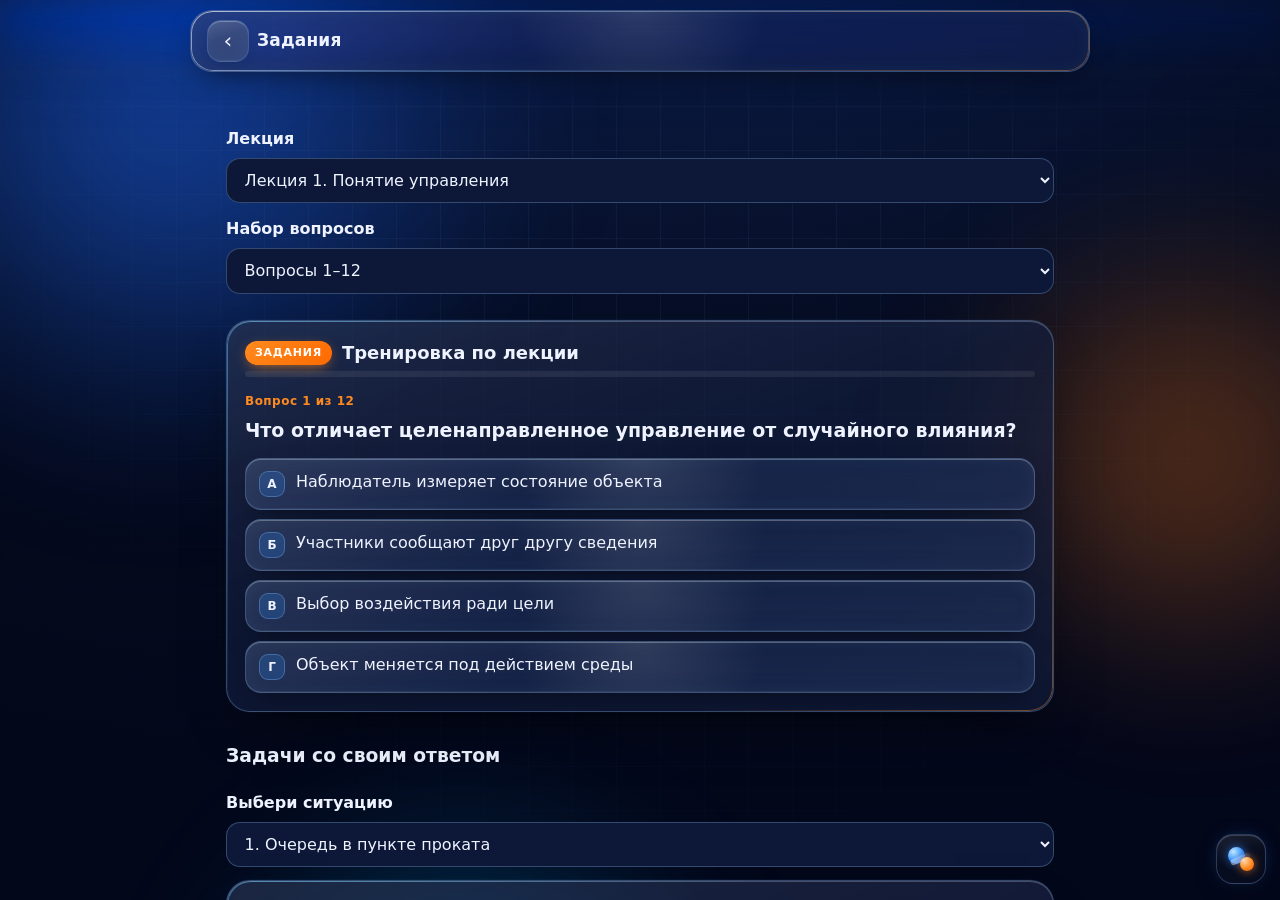
<file: media/upravlenie-cases/index.html>
<!doctype html>
<html lang="ru">
<meta charset="utf-8">
<meta name="viewport" content="width=device-width, initial-scale=1">
<title>Теория управления · Задания</title>
<script>
  const lesson = new URLSearchParams(location.search).get('lesson');
  const suffix = /^[1-6]$/.test(lesson || '') ? '/l' + lesson : '';
  location.replace('../../#/s/upravlenie/zadaniya' + suffix);
</script>
<p><a href="../../#/s/upravlenie/zadaniya">Открыть задания по теории управления</a></p>
</html>
</file>
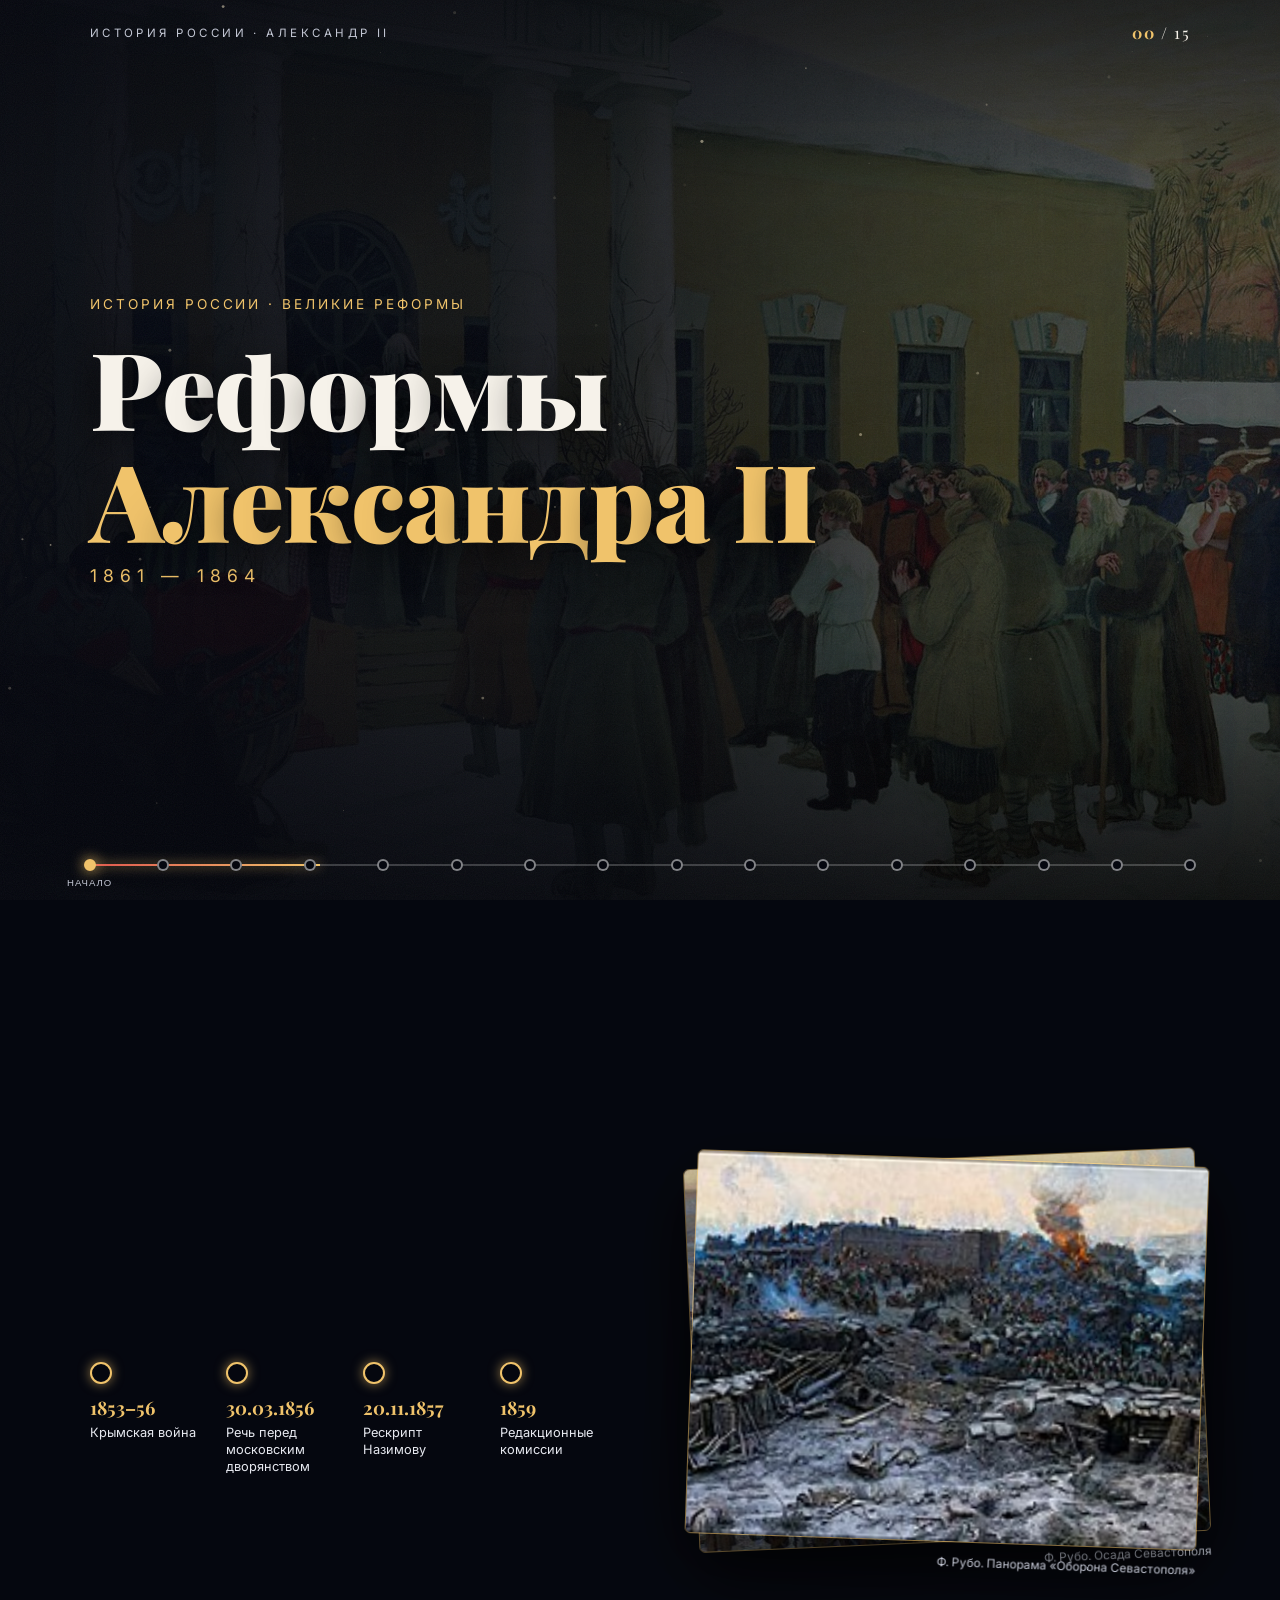
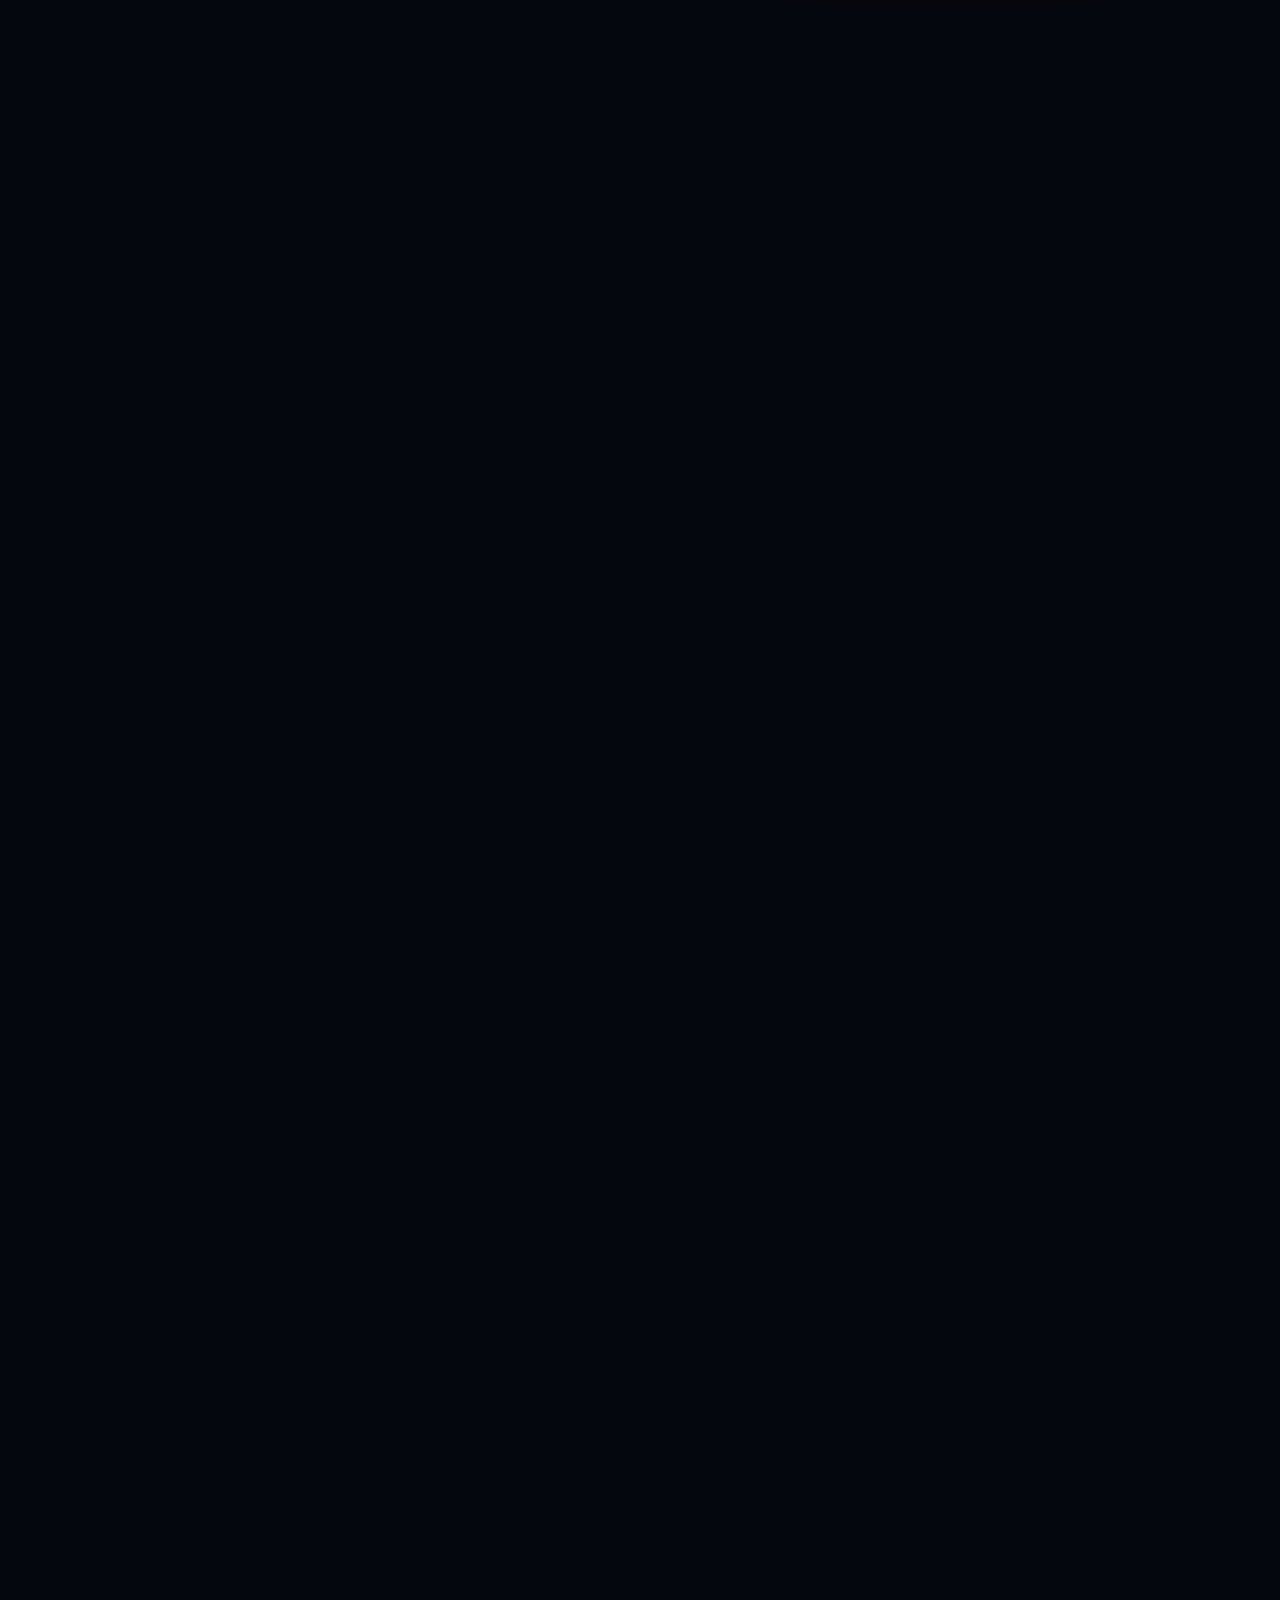
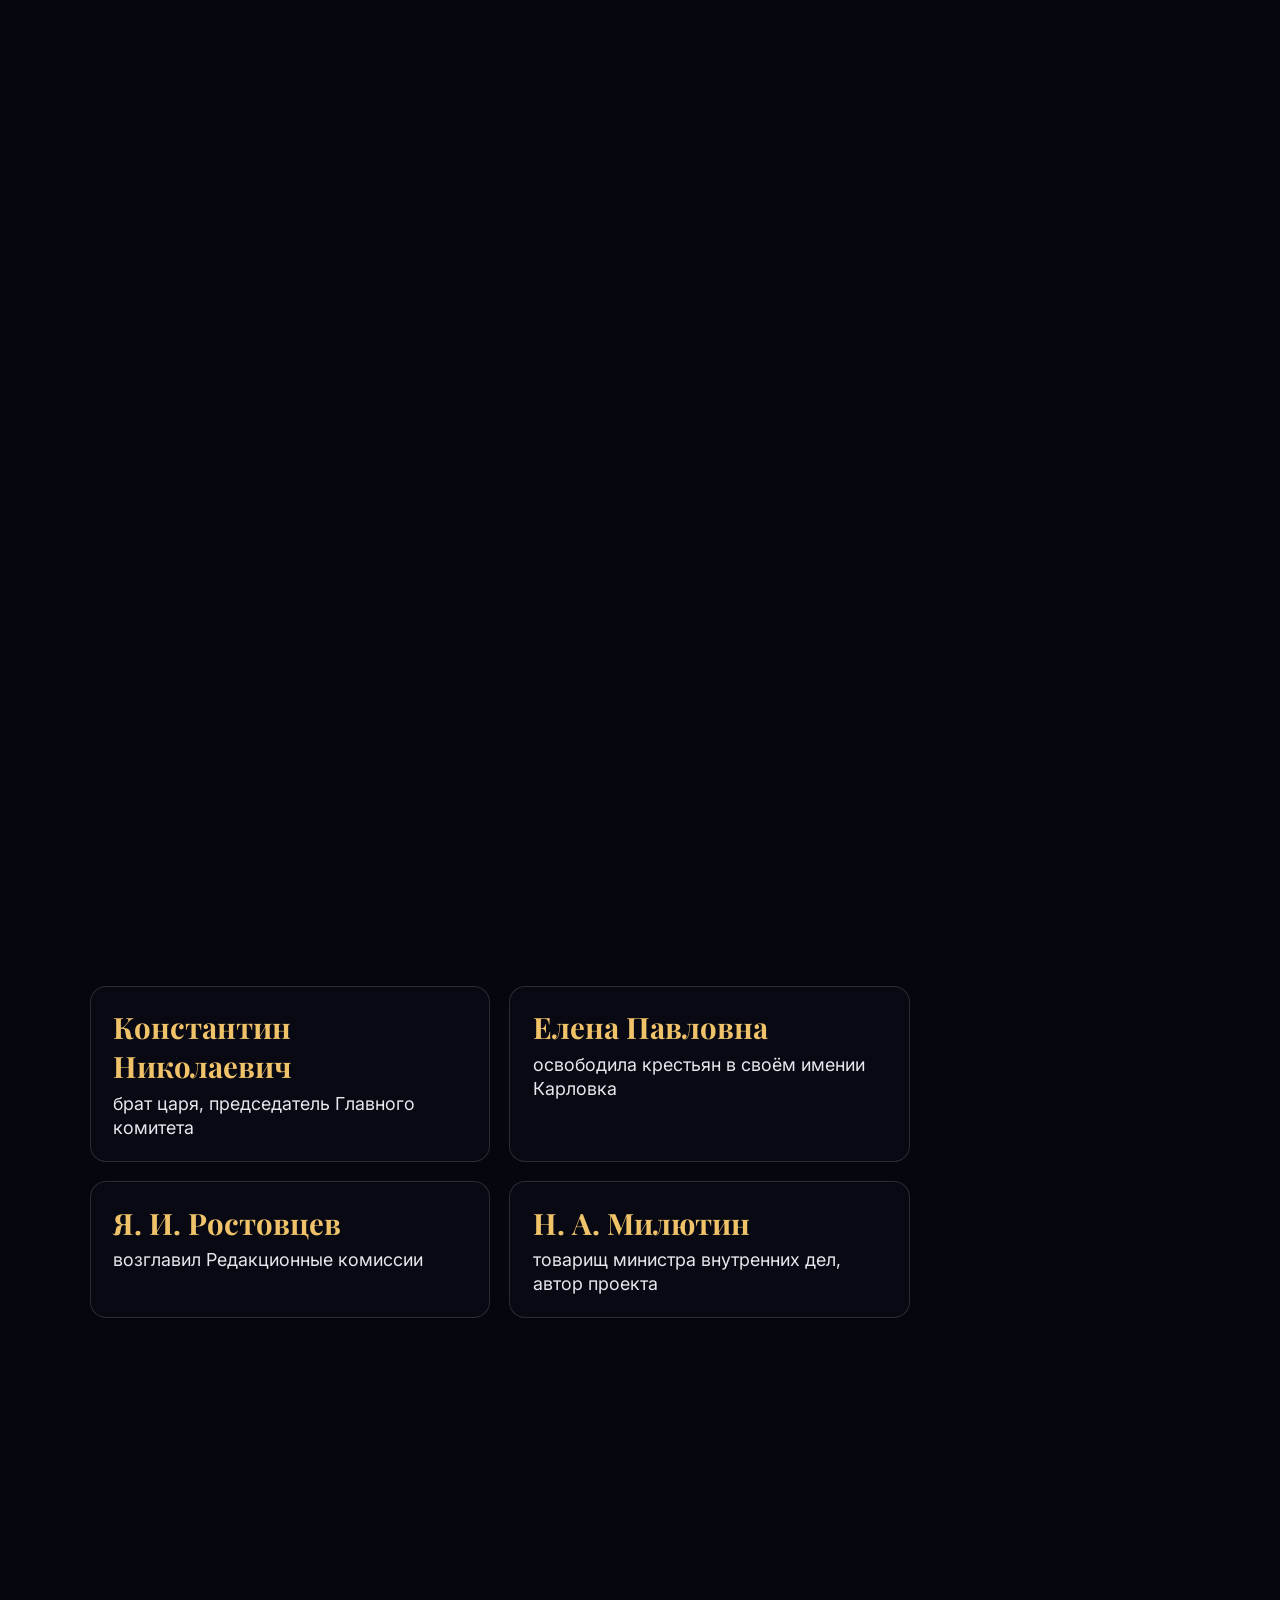
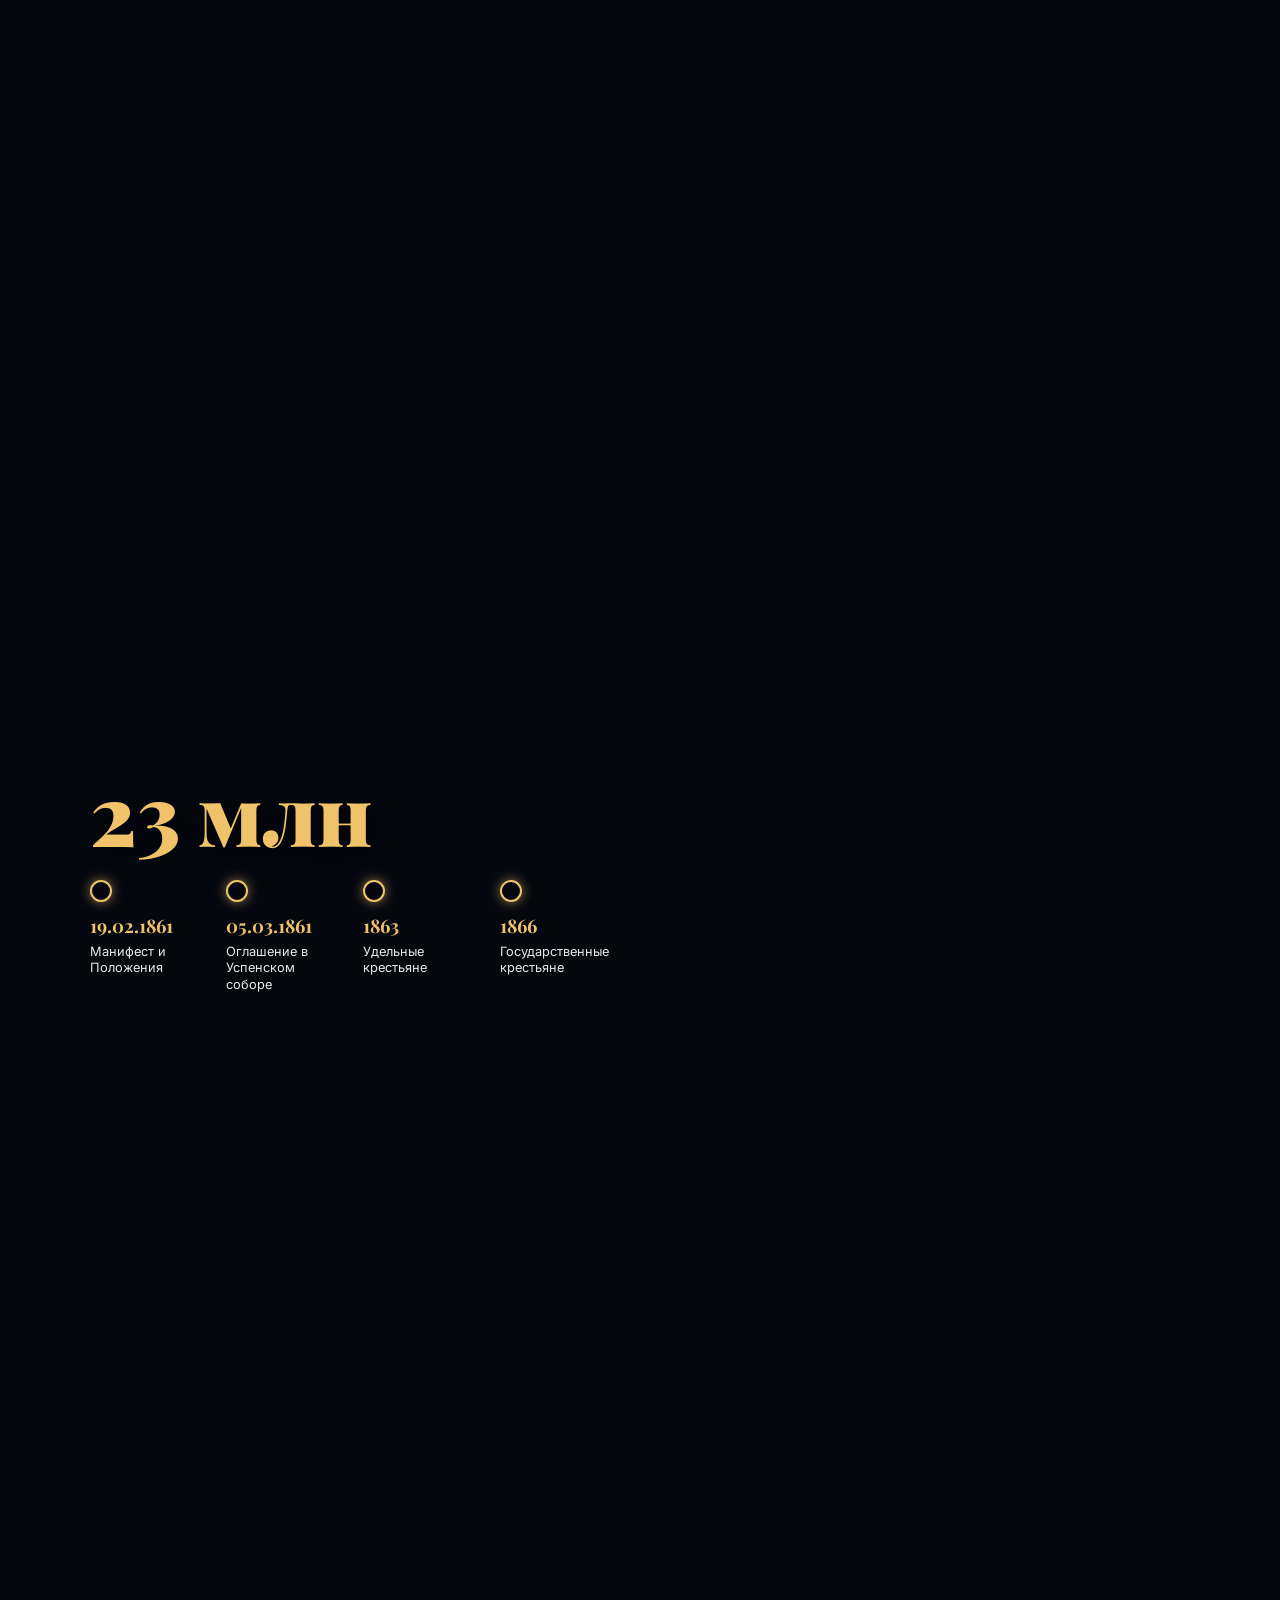
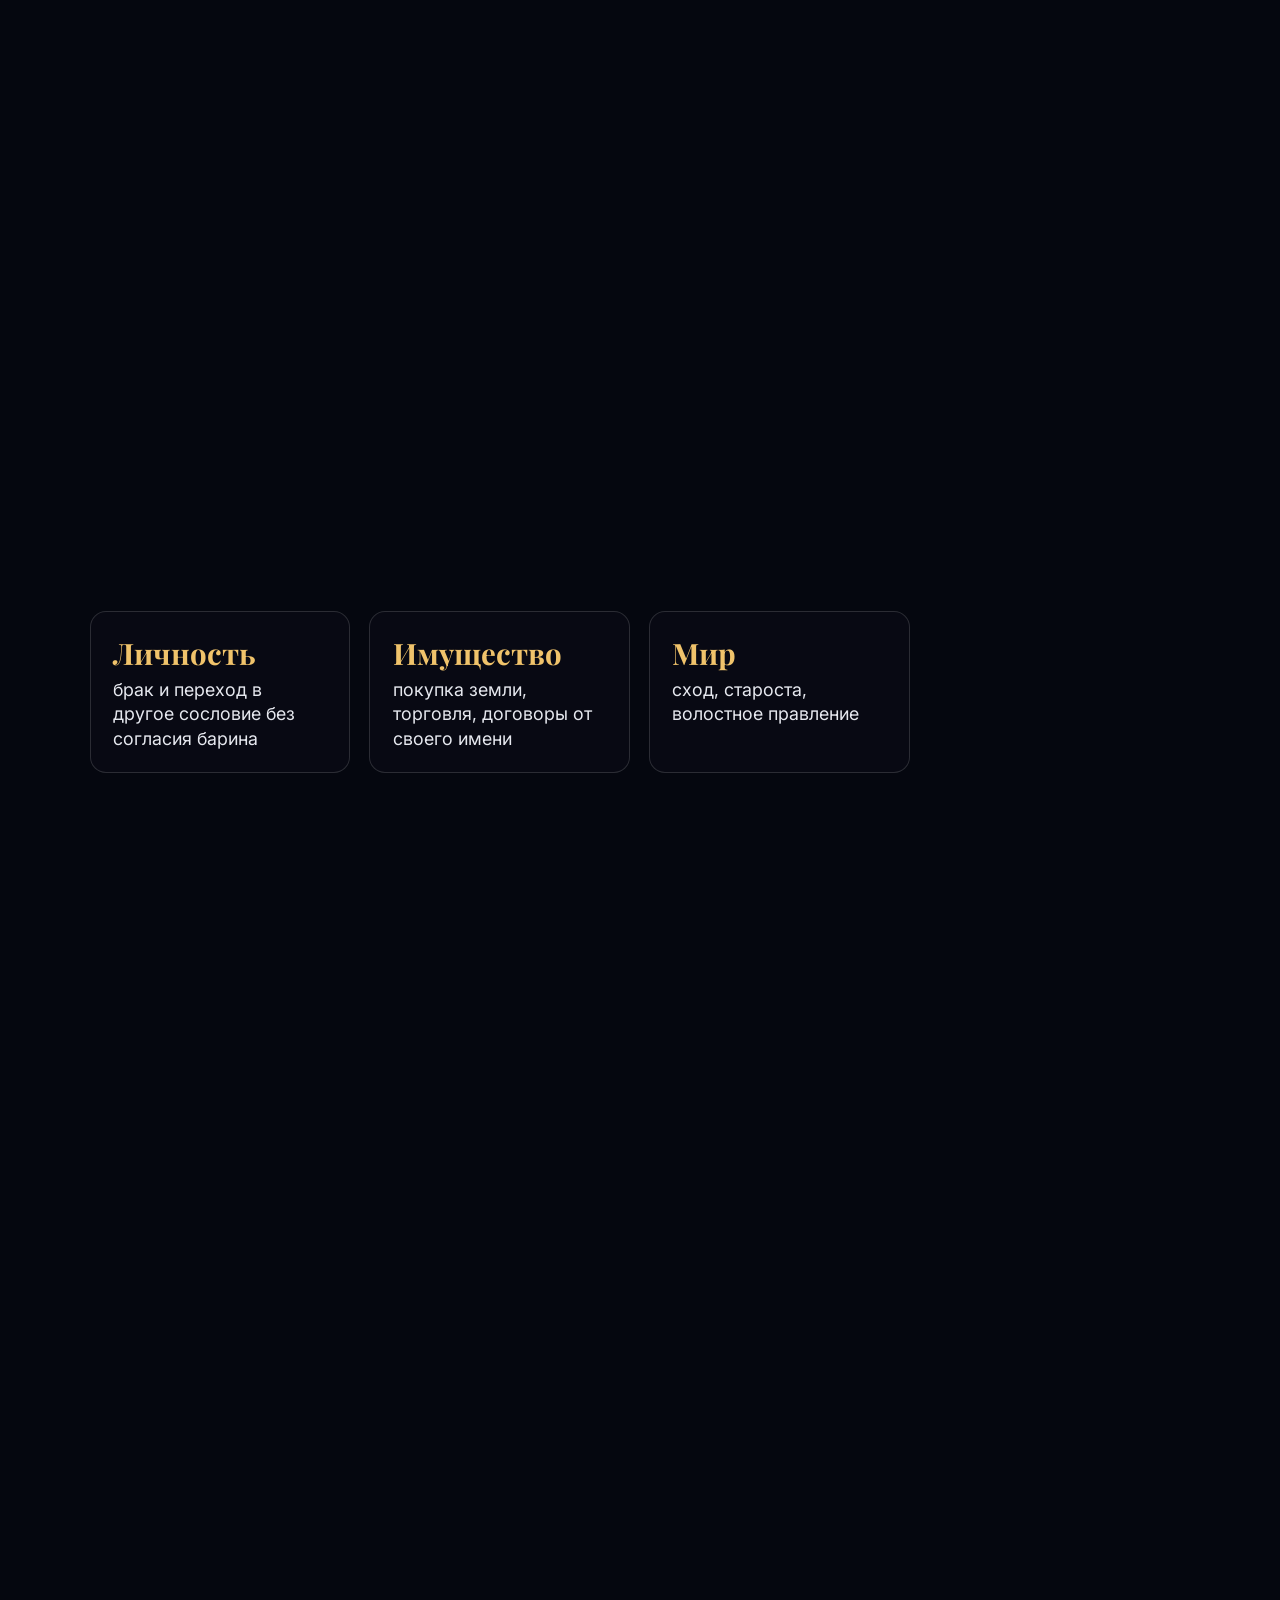
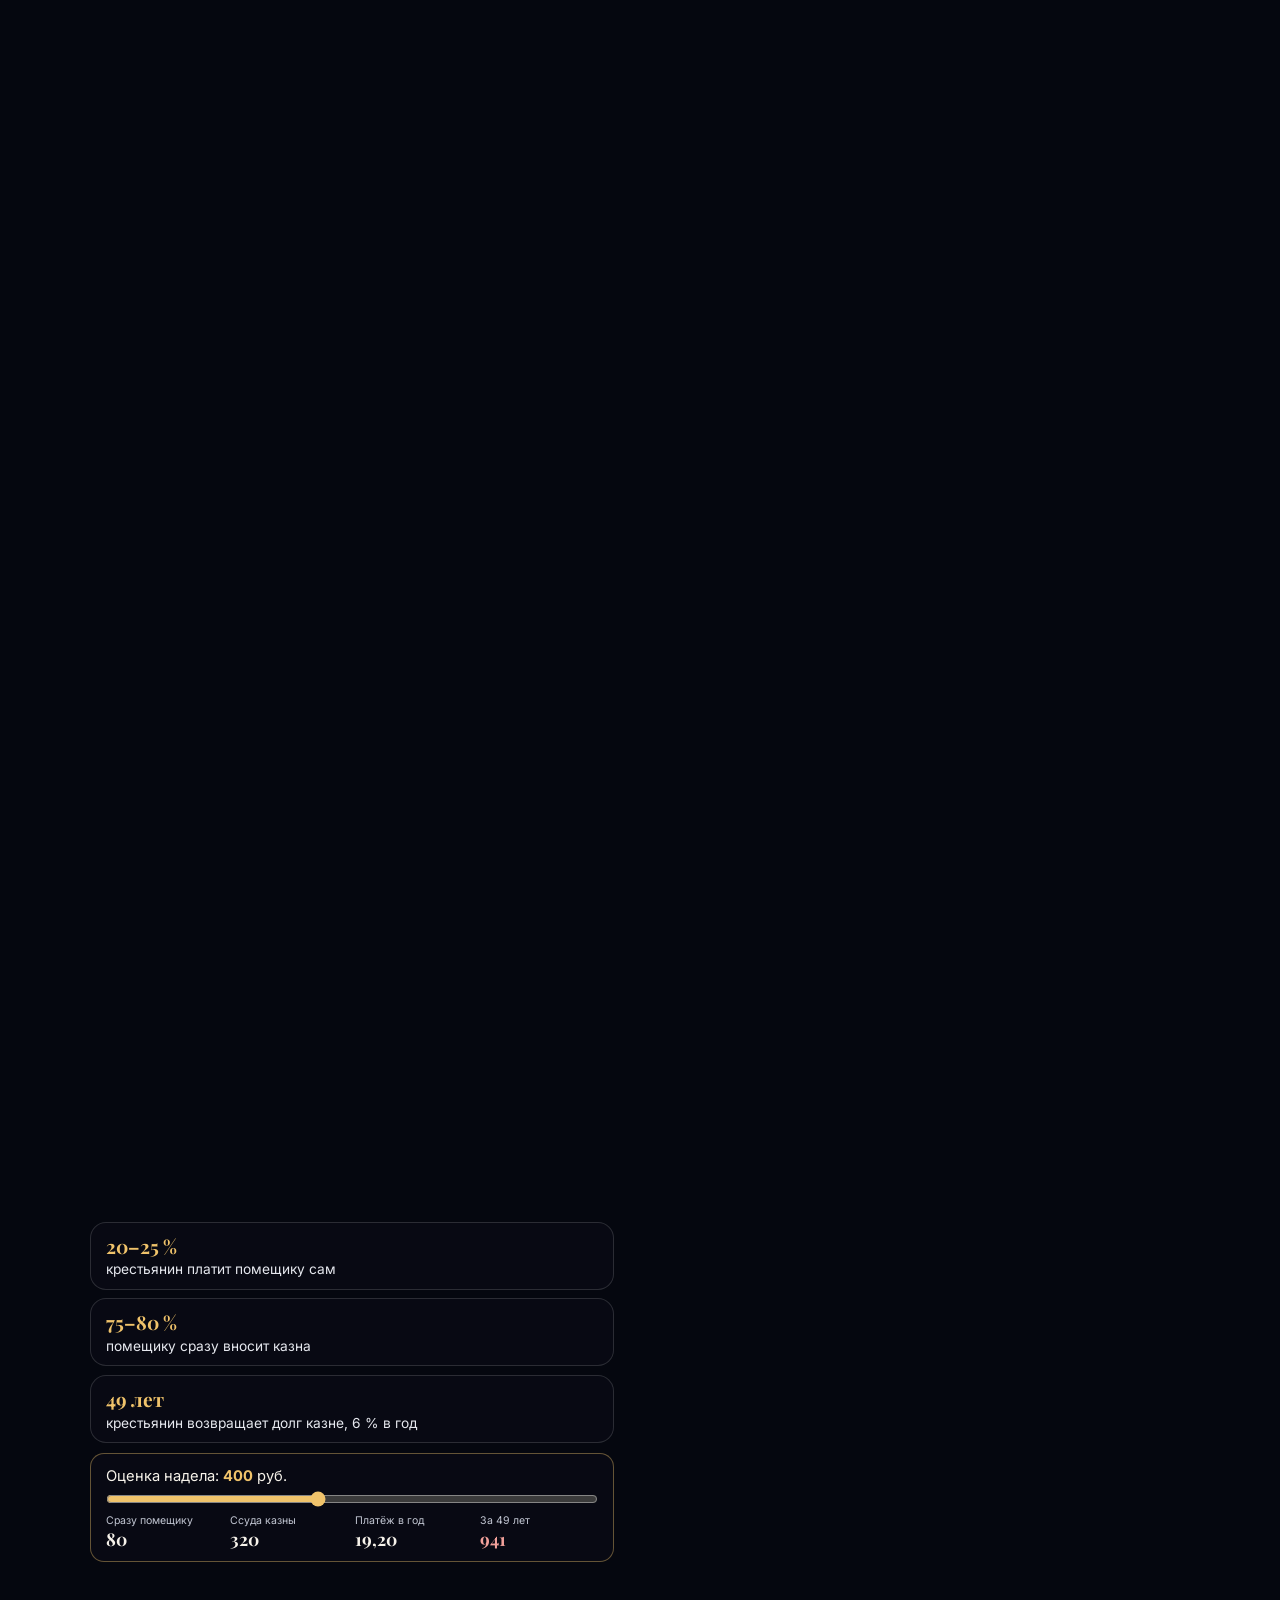
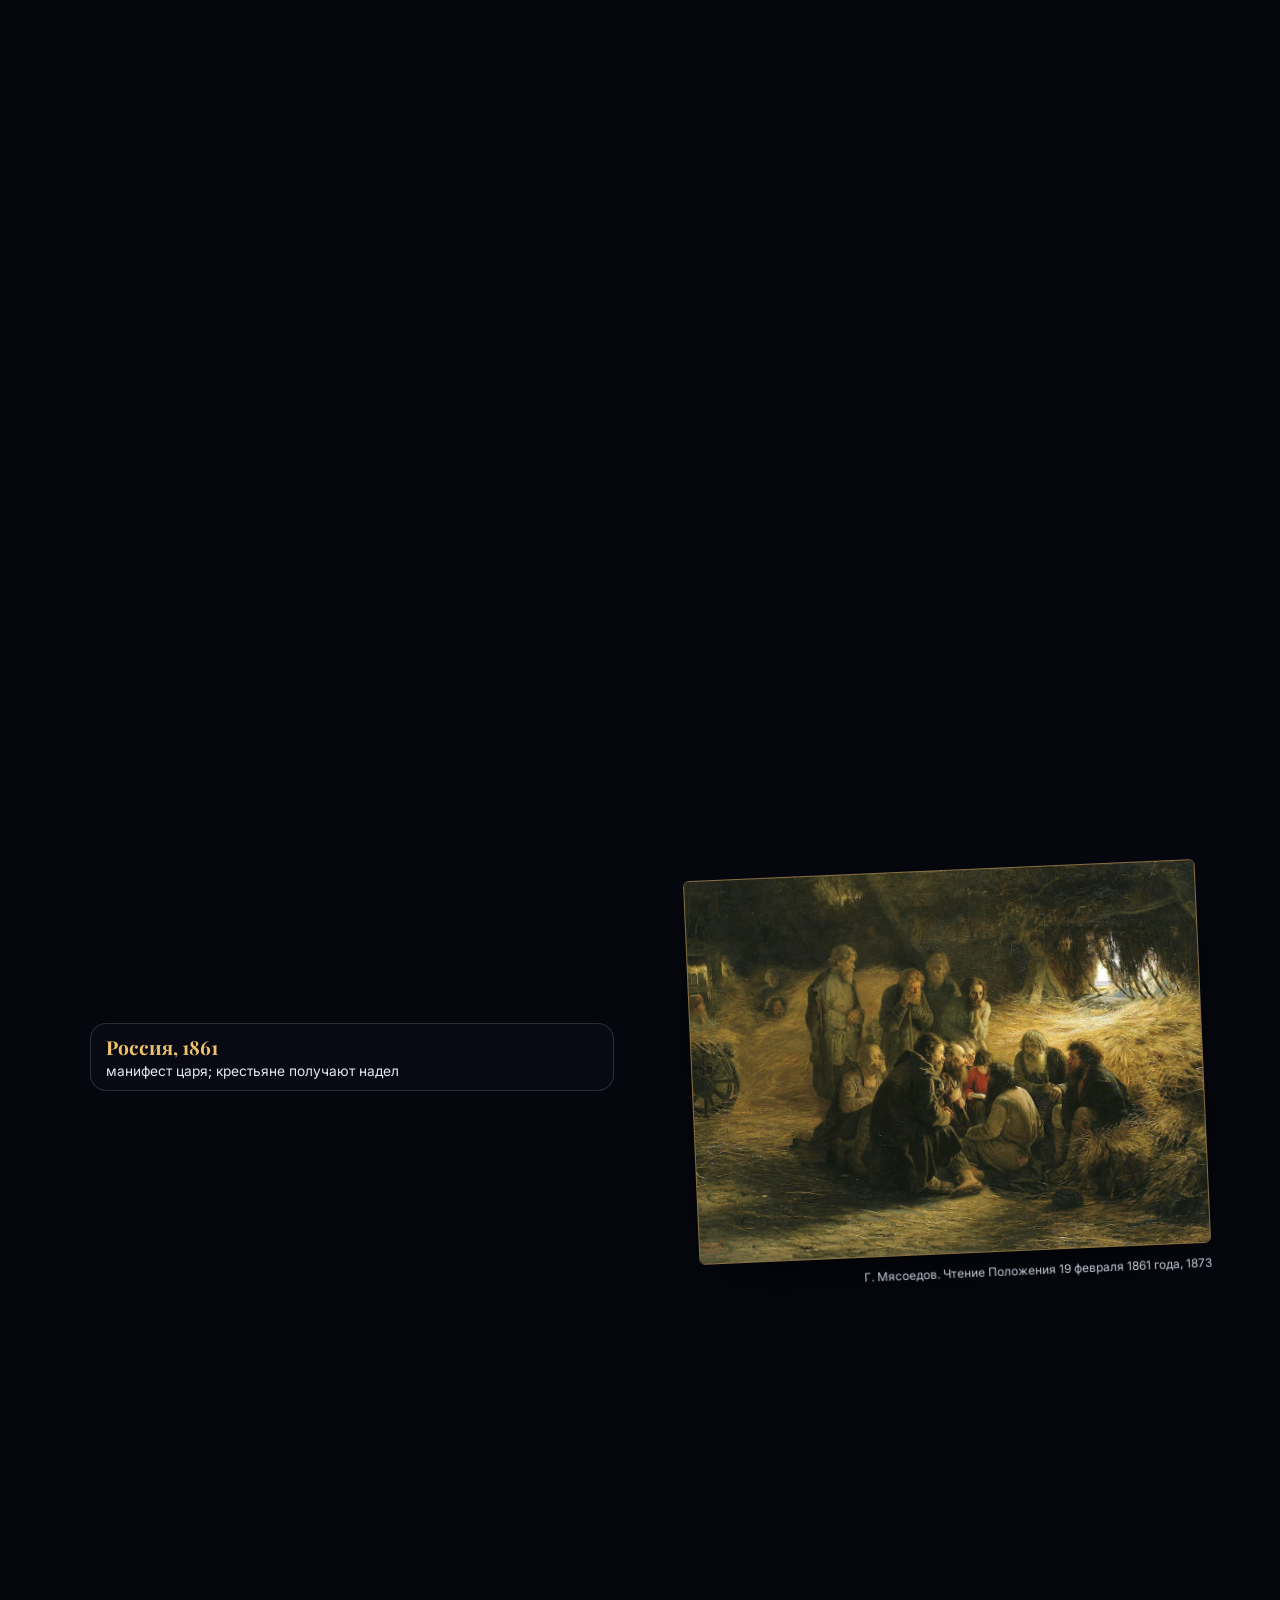
<file: presentations/aleksandr-ii-reformy/index.html>
<!doctype html>
<html lang="ru">
<head>
<meta charset="utf-8">
<meta name="viewport" content="width=device-width, initial-scale=1">
<title>Реформы Александра II</title>
<link rel="preconnect" href="https://fonts.googleapis.com">
<link rel="preconnect" href="https://fonts.gstatic.com" crossorigin>
<link href="https://fonts.googleapis.com/css2?family=Playfair+Display:wght@500;700;900&family=Inter:wght@300;400;600&display=swap" rel="stylesheet">
<style>
  :root {
    --bg: #05070f;
    --ink: #f6f2ea;
    --muted: #c3c7d4;
    --gold: #f0c36b;
    --gold-soft: rgba(240, 195, 107, .4);
    --red: #e0574f;
    --panel: rgba(10, 12, 22, .72);
  }
  * { box-sizing: border-box; margin: 0; padding: 0; }
  html { scroll-snap-type: y mandatory; scroll-behavior: smooth; }
  body { background: var(--bg); color: var(--ink); font-family: Inter, system-ui, sans-serif; overflow-x: hidden; }

  /* ---------- фоны: фото эпохи или цветовые сцены ---------- */
  .scenes { position: fixed; inset: 0; z-index: 0; overflow: hidden; background: #000; }
  .scene { position: absolute; inset: 0; opacity: 0; visibility: hidden; will-change: transform, opacity; }
  .scene img { width: 100%; height: 100%; object-fit: cover; display: block; animation: drift 28s ease-in-out infinite alternate; }
  @keyframes drift { from { transform: scale(1.03) translate(-1%, 0); } to { transform: scale(1.1) translate(1%, -1%); } }
  /* цветовые сцены */
  .scene.c-navy { background: radial-gradient(90% 80% at 75% 40%, #1d2a52 0%, #0b1024 55%, #05070f 100%); }
  .scene.c-crimson { background: radial-gradient(90% 80% at 78% 35%, #5a1620 0%, #22080d 55%, #08040a 100%); }
  .scene.c-forest { background: radial-gradient(90% 80% at 75% 40%, #17402f 0%, #0a1a14 55%, #05070a 100%); }
  .scene.c-slate { background: radial-gradient(90% 80% at 75% 40%, #2c3346 0%, #12151f 55%, #05070f 100%); }
  .scene.c-ash { background: radial-gradient(90% 80% at 75% 40%, #3a3a3e 0%, #161618 55%, #060607 100%); }
  .scene.c-umber { background: radial-gradient(90% 80% at 75% 40%, #4d3612 0%, #1d1408 55%, #070504 100%); }
  .scene[class*=" c-"]::after {
    content: ""; position: absolute; inset: 0; opacity: .5;
    background-image: linear-gradient(rgba(240, 195, 107, .06) 1px, transparent 1px), linear-gradient(90deg, rgba(240, 195, 107, .06) 1px, transparent 1px);
    background-size: 64px 64px;
    mask-image: radial-gradient(70% 70% at 70% 45%, #000, transparent);
    -webkit-mask-image: radial-gradient(70% 70% at 70% 45%, #000, transparent);
  }
  .scene .emblem {
    position: absolute; right: 6vw; top: 50%; translate: 0 -50%;
    font-family: "Playfair Display", serif; font-weight: 900; font-size: 34vw; line-height: 1;
    color: transparent; -webkit-text-stroke: 1px rgba(240, 195, 107, .12); user-select: none;
  }

  .grade {
    position: fixed; inset: 0; z-index: 1; pointer-events: none;
    background:
      radial-gradient(120% 90% at 50% 45%, transparent 40%, rgba(0, 0, 0, .6) 100%),
      linear-gradient(180deg, rgba(0, 0, 0, .5) 0%, transparent 22%, transparent 70%, rgba(0, 0, 0, .7) 100%);
  }
  .shade {
    position: fixed; inset: 0; z-index: 2; pointer-events: none;
    background: linear-gradient(90deg, rgba(4, 6, 14, .9) 0%, rgba(4, 6, 14, .72) 45%, rgba(4, 6, 14, .2) 80%, rgba(4, 6, 14, .05) 100%);
    opacity: 0; transition: opacity 1s ease;
  }
  body.reading .shade { opacity: 1; }
  .scrim {
    position: fixed; inset: 0; z-index: 2; pointer-events: none;
    background: radial-gradient(55% 50% at 50% 50%, rgba(4, 6, 14, .7), rgba(4, 6, 14, .3) 70%, rgba(4, 6, 14, .08));
    transition: opacity 1s ease;
  }
  body.reading .scrim { opacity: 0; }
  .grain {
    position: fixed; inset: 0; z-index: 3; pointer-events: none; opacity: .06;
    background-image: url("data:image/svg+xml,%3Csvg xmlns='http://www.w3.org/2000/svg' width='160' height='160'%3E%3Cfilter id='n'%3E%3CfeTurbulence type='fractalNoise' baseFrequency='.9' numOctaves='2'/%3E%3C/filter%3E%3Crect width='100%25' height='100%25' filter='url(%23n)'/%3E%3C/svg%3E");
  }
  #particles { position: fixed; inset: 0; z-index: 5; pointer-events: none; }

  .loader {
    position: fixed; inset: 0; z-index: 50; background: var(--bg);
    display: grid; place-items: center; transition: opacity 1s ease, visibility 1s;
    font-family: "Playfair Display", serif; letter-spacing: .3em; font-size: .9rem; color: var(--gold);
  }
  .loader.done { opacity: 0; visibility: hidden; }

  /* ---------- слайды ---------- */
  main { position: relative; z-index: 10; }
  .slide {
    position: relative; min-height: 100vh; scroll-snap-align: start;
    display: flex; align-items: center; padding: 12vh 7vw 14vh;
  }
  .content { width: min(1020px, 70vw); }
  .cover { justify-content: flex-start; text-align: left; }
  .cover .content { width: auto; max-width: 1000px; }

  /* маленькое название слайда */
  .kicker {
    display: flex; align-items: center; flex-wrap: wrap; gap: .7em;
    font-size: .74rem; letter-spacing: .28em; text-transform: uppercase; color: var(--gold); margin-bottom: 1rem;
  }
  .num {
    font-family: "Playfair Display", serif; font-size: .9rem; letter-spacing: .05em;
    border: 1px solid var(--gold-soft); border-radius: 99px; padding: .15em .75em;
  }
  /* крупно — само событие */
  h1, h2 { font-family: "Playfair Display", serif; font-weight: 900; line-height: 1.04; letter-spacing: -.01em; text-shadow: 0 6px 40px rgba(0, 0, 0, .7); }
  h1 { font-size: clamp(3.4rem, 11vw, 9.5rem); margin-bottom: .6rem; }
  h2 { font-size: clamp(2.1rem, 4.4vw, 4.2rem); margin-bottom: 1.6rem; }
  h2.quote { font-style: italic; font-weight: 700; font-size: clamp(1.7rem, 3.2vw, 3rem); line-height: 1.2; }
  .gold { color: var(--gold); }
  .sub { font-size: clamp(.95rem, 1.2vw, 1.1rem); color: var(--muted); margin: -.9rem 0 1.6rem; letter-spacing: .02em; }
  .cover .sub { margin: 0; letter-spacing: .35em; text-transform: uppercase; font-size: .85rem; color: var(--gold); }

  /* буквы заголовка «собираются» из разлёта */
  .word { display: inline-block; white-space: nowrap; }
  .ch { display: inline-block; opacity: 0; }
  .active .ch { animation: assemble 1.1s cubic-bezier(.2, .8, .25, 1) both; }
  @keyframes assemble {
    from { opacity: 0; transform: translate(var(--x), var(--y)) rotate(var(--r)) scale(.5); }
    to { opacity: 1; transform: none; }
  }
  .done .ch { animation: none; opacity: 1; transform: none; }

  /* блоки слайда подлетают на место с разных сторон */
  .pc { opacity: 0; transform: translateY(40px); transition: opacity .8s ease, transform 1s cubic-bezier(.2, .85, .25, 1); }
  .pc.fl { transform: translateX(-70px); }
  .pc.fr { transform: translateX(70px); }
  .pc.fz { transform: scale(.82); }
  .pc.fd { transform: translateY(-40px); }
  .active .pc { opacity: 1; transform: none; transition-delay: var(--d, 0s); }
  .done .pc { transition: none; }

  /* линия времени */
  .tl { display: grid; grid-auto-flow: column; grid-auto-columns: 1fr; gap: .8rem; position: relative; margin-top: .4rem; }
  .tl::before { content: ""; position: absolute; left: 0; right: 0; top: 9px; height: 2px; background: linear-gradient(90deg, var(--gold), rgba(240, 195, 107, .15)); transform-origin: left; transform: scaleX(0); transition: transform 1.4s cubic-bezier(.2, .8, .2, 1) .5s; }
  .active .tl::before { transform: scaleX(1); }
  .tl > div { position: relative; padding-top: 28px; }
  .tl > div::before { content: ""; position: absolute; top: 3px; left: 0; width: 14px; height: 14px; border-radius: 50%; background: var(--bg); border: 2px solid var(--gold); box-shadow: 0 0 12px rgba(240, 195, 107, .6); }
  .tl b { display: block; font-family: "Playfair Display", serif; font-size: clamp(1.3rem, 1.9vw, 1.8rem); color: var(--gold); margin-bottom: .3rem; font-variant-numeric: tabular-nums; }
  .tl span { display: block; font-size: .86rem; line-height: 1.4; color: #e6e8ef; }
  .tl.red > div::before { border-color: var(--red); box-shadow: 0 0 12px rgba(224, 87, 79, .6); }

  /* цепочка «шаг → шаг» */
  .flow { display: flex; flex-wrap: wrap; align-items: stretch; gap: .5rem; margin-top: .4rem; }
  .flow .st { flex: 1 1 0; min-width: 120px; padding: .85rem .9rem; border-radius: 14px; background: var(--panel); border: 1px solid rgba(255, 255, 255, .13); font-size: .88rem; line-height: 1.35; }
  .flow .st small { display: block; font-size: .66rem; letter-spacing: .18em; text-transform: uppercase; color: var(--gold); margin-bottom: .3rem; }
  .flow .st.hot { border-color: rgba(224, 87, 79, .6); background: linear-gradient(160deg, rgba(90, 22, 32, .7), var(--panel)); }
  .flow .st.hot small { color: #f2a19b; }
  .flow .ar { align-self: center; color: var(--gold); font-size: 1.2rem; }

  /* карточки */
  .cards { display: grid; grid-template-columns: repeat(var(--n, 3), 1fr); gap: .9rem; }
  .card { padding: 1rem 1.05rem; border-radius: 16px; background: var(--panel); border: 1px solid rgba(255, 255, 255, .14); }
  .card .ico { font-size: 1.4rem; margin-bottom: .4rem; }
  .card h3 { font-family: "Playfair Display", serif; font-size: 1.2rem; color: var(--gold); margin-bottom: .3rem; }
  .card p { font-size: .84rem; line-height: 1.45; color: var(--muted); }
  .card ul { list-style: none; font-size: .86rem; line-height: 1.5; color: #e6e8ef; }
  .card li::before { content: "— "; color: var(--gold); }
  .card.minus h3 { color: #f2a19b; }
  .card.minus li::before { color: var(--red); }

  /* противопоставление */
  .vs { display: grid; grid-template-columns: 1fr auto 1fr; gap: 1rem; align-items: center; }
  .vs .mid { font-family: "Playfair Display", serif; font-size: 1.6rem; color: var(--gold); }
  .strike { position: relative; opacity: .75; }
  .strike::after { content: ""; position: absolute; left: -4%; right: -4%; top: 50%; height: 2px; background: var(--red); transform: rotate(-6deg) scaleX(0); transform-origin: left; transition: transform .8s ease 1.6s; }
  .active .strike::after { transform: rotate(-6deg) scaleX(1); }

  .chips { display: flex; flex-wrap: wrap; gap: .5rem; margin-top: 1.1rem; }
  .chip { font-size: .8rem; padding: .48em .95em; border-radius: 99px; border: 1px solid var(--gold-soft); background: rgba(10, 10, 20, .65); }
  .chip b { color: var(--gold); font-weight: 600; margin-right: .35em; }
  .lbl { font-size: .68rem; letter-spacing: .22em; text-transform: uppercase; color: var(--muted); margin-bottom: .55rem; }

  /* маятник */
  .pend-row { display: grid; grid-template-columns: 230px 1fr; gap: 2rem; align-items: center; margin-bottom: 1.4rem; }
  .pendulum { position: relative; width: 230px; height: 170px; }
  .pendulum .pivot { position: absolute; left: 50%; top: 0; width: 10px; height: 10px; margin-left: -5px; border-radius: 50%; background: var(--ink); }
  .pendulum .arm { position: absolute; left: 50%; top: 4px; width: 2px; height: 125px; margin-left: -1px; background: linear-gradient(var(--gold-soft), var(--gold)); transform-origin: 50% 0; animation: swing 3.2s ease-in-out infinite alternate; }
  .pendulum .arm::after { content: ""; position: absolute; left: 50%; bottom: -14px; width: 28px; height: 28px; margin-left: -14px; border-radius: 50%; background: radial-gradient(circle at 35% 30%, #fff3d0, var(--gold) 45%, #8a6420); box-shadow: 0 0 24px rgba(240, 195, 107, .7); }
  .pendulum .axis { position: absolute; left: 0; right: 0; bottom: 0; display: flex; justify-content: space-between; font-size: .64rem; letter-spacing: .14em; text-transform: uppercase; font-weight: 600; }
  .pendulum .axis .l { color: var(--gold); } .pendulum .axis .r { color: #f2a19b; }
  @keyframes swing { from { transform: rotate(38deg); } to { transform: rotate(-38deg); } }
  .swings { display: grid; gap: .45rem; font-size: .9rem; }
  .swings div { display: grid; grid-template-columns: 1fr 22px 1fr; align-items: center; padding: .5rem .8rem; border-radius: 10px; background: var(--panel); border: 1px solid rgba(255, 255, 255, .1); }
  .swings span:first-child { color: var(--gold); } .swings span:last-child { color: #f2a19b; text-align: right; } .swings i { font-style: normal; text-align: center; color: var(--muted); }

  /* лестница сословной школы */
  .stairs { display: grid; grid-template-columns: repeat(3, 1fr); gap: .9rem; align-items: end; }
  .stairs .stp { position: relative; padding: .9rem 1rem; border-radius: 14px 14px 4px 4px; background: var(--panel); border: 1px solid rgba(255, 255, 255, .14); border-bottom: 3px solid var(--gold); }
  .stairs .stp:nth-child(1) { min-height: 96px; } .stairs .stp:nth-child(2) { min-height: 128px; } .stairs .stp:nth-child(3) { min-height: 160px; }
  .stairs h3 { font-family: "Playfair Display", serif; font-size: 1.15rem; color: var(--gold); }
  .stairs p { font-size: .82rem; color: var(--muted); margin-top: .25rem; line-height: 1.4; }
  .stairs .stp + .stp::before { content: "✕"; position: absolute; left: -.85rem; top: 50%; translate: -50% -50%; color: var(--red); font-size: .9rem; }

  /* портреты справа */
  .people { position: absolute; right: 5vw; top: 50%; translate: 0 -50%; display: flex; flex-direction: column; gap: 1.1rem; }
  .person { width: clamp(124px, min(10vw, 19vh), 170px); text-align: center; padding: .55rem .55rem .7rem; border-radius: 16px; background: rgba(6, 8, 16, .62); border: 1px solid rgba(255, 255, 255, .1); backdrop-filter: blur(6px); -webkit-backdrop-filter: blur(6px); }
  .person .photo { aspect-ratio: 3 / 4; border-radius: 11px; overflow: hidden; box-shadow: 0 0 0 1px rgba(240, 195, 107, .35); }
  .person img { width: 100%; height: 100%; object-fit: cover; display: block; transition: transform .6s ease; }
  .person:hover img { transform: scale(1.06); }
  .person h3 { font-family: "Playfair Display", serif; font-size: .92rem; margin-top: .55rem; line-height: 1.2; }
  .person p { font-size: .7rem; color: #d8dbe4; line-height: 1.35; margin-top: .15rem; }

  .credits { margin-top: 1.4rem; font-size: .6rem; color: rgba(255, 255, 255, .45); line-height: 1.5; max-width: 760px; }
  .credits a { color: inherit; }

  /* ---------- HUD ---------- */
  .hud-top { position: fixed; z-index: 20; top: 0; left: 0; right: 0; display: flex; justify-content: space-between; align-items: center; padding: 22px 7vw; font-size: .72rem; letter-spacing: .3em; text-transform: uppercase; color: var(--muted); pointer-events: none; }
  .hud-top .count { font-family: "Playfair Display", serif; letter-spacing: .1em; font-size: 1rem; color: var(--ink); }
  .hud-top .count b { color: var(--gold); }
  .progress { position: fixed; z-index: 20; left: 7vw; right: 7vw; bottom: 34px; height: 2px; background: rgba(255, 255, 255, .2); }
  .progress .fill { position: absolute; left: 0; top: 0; bottom: 0; width: 0; background: linear-gradient(90deg, var(--red), var(--gold)); box-shadow: 0 0 12px var(--gold); }
  .progress button { position: absolute; top: 50%; width: 12px; height: 12px; margin: -6px 0 0 -6px; border-radius: 50%; background: var(--bg); border: 2px solid rgba(255, 255, 255, .5); cursor: pointer; transition: all .4s; }
  .progress button.on { border-color: var(--gold); background: var(--gold); box-shadow: 0 0 14px var(--gold); }
  .progress button span { position: absolute; top: 16px; left: 50%; transform: translateX(-50%); white-space: nowrap; font-size: .6rem; letter-spacing: .1em; text-transform: uppercase; color: var(--muted); opacity: 0; transition: opacity .3s; }
  .progress button:hover span, .progress button.cur span { opacity: 1; }

  @media (max-width: 1100px) {
    .content { width: 100%; }
    .slide { flex-direction: column; justify-content: center; align-items: stretch; }
    .people { position: static; translate: none; flex-direction: row; margin-top: 1.2rem; }
    .shade { background: linear-gradient(90deg, rgba(4, 6, 14, .88), rgba(4, 6, 14, .7)); }
  }
  @media (max-width: 760px) {
    .slide { padding: 12vh 16px 16vh; }
    .tl { grid-auto-flow: row; grid-auto-columns: auto; gap: .2rem; }
    .tl::before { left: 6px; right: auto; top: 0; bottom: 0; width: 2px; height: auto; transform-origin: top; transform: scaleY(0); }
    .active .tl::before { transform: scaleY(1); }
    .tl > div { padding: 0 0 .8rem 28px; }
    .tl > div::before { top: 6px; }
    .cards, .stairs, .vs { grid-template-columns: 1fr; }
    .vs .mid { text-align: center; }
    .stairs .stp { min-height: 0 !important; } .stairs .stp + .stp::before { display: none; }
    .flow { flex-direction: column; } .flow .ar { transform: rotate(90deg); align-self: center; }
    .pend-row { grid-template-columns: 1fr; justify-items: center; }
    .person { width: calc(33% - .6rem); }
    .progress { left: 16px; right: 16px; } .progress button span { display: none; }
    .hud-top { padding: 16px; letter-spacing: .15em; } .hud-top .ttl { display: none; }
  }
  .hi-res .scene img { animation: none; transform: scale(1.04); }
  .hi-res .grain { display: none; }
  @media (prefers-reduced-motion: reduce) {
    .ch { animation: none !important; opacity: 1; }
    .pc { transition: none; opacity: 1; transform: none; }
    .scene img, .pendulum .arm { animation: none; }
  }
  /* ---------- крупная типографика: событие — главное, детали читаются с экрана ---------- */
  .content { width: min(1100px, 72vw); }
  .kicker { font-size: clamp(.85rem, 1vw, 1rem); letter-spacing: .22em; margin-bottom: 1.2rem; }
  .num { font-size: 1rem; }
  h2 { font-size: clamp(2.6rem, 5.4vw, 5.2rem); margin-bottom: 2.2rem; }
  h2.quote { font-size: clamp(2.1rem, 4vw, 3.8rem); }
  .tl { margin-top: 1.4rem; gap: 1.4rem; grid-auto-columns: minmax(0, 260px); }
  .tl::before { top: 11px; }
  .tl > div { padding-top: 36px; }
  .tl > div::before { width: 18px; height: 18px; top: 3px; }
  .tl b { font-size: clamp(2rem, 3vw, 2.9rem); margin-bottom: .35rem; }
  .tl span { font-size: clamp(1.1rem, 1.45vw, 1.4rem); line-height: 1.3; }
  .flow { margin: .4rem 0 1rem; gap: .8rem; }
  .flow .st { font-size: clamp(1.15rem, 1.5vw, 1.45rem); padding: 1.1rem 1.2rem; min-width: 170px; }
  .flow .ar { font-size: 1.8rem; }
  .cards { gap: 1.2rem; margin-top: 1.4rem; max-width: 820px; }
  .card { padding: 1.3rem 1.4rem; }
  .card h3 { font-size: clamp(1.6rem, 2.3vw, 2.2rem); margin-bottom: .4rem; }
  .card p { font-size: clamp(1.1rem, 1.4vw, 1.35rem); color: #e6e8ef; line-height: 1.35; }
  .lbl { font-size: .9rem; letter-spacing: .18em; margin-bottom: 0; color: var(--gold); }
  .against { font-size: clamp(1.3rem, 2vw, 1.9rem); color: var(--muted); margin: -1rem 0 1rem; }
  .against .strike { display: inline-block; color: var(--ink); opacity: .8; }
  .against .strike::after { top: 58%; transform: rotate(-1deg) scaleX(0); }
  .active .against .strike::after { transform: rotate(-1deg) scaleX(1); }
  .tl { width: fit-content; max-width: 100%; }
  .sub { font-size: clamp(1.2rem, 1.6vw, 1.5rem); }
  .cover .sub { font-size: 1.1rem; }
  .pend-row { grid-template-columns: 260px 1fr; gap: 2.4rem; }
  .pendulum { width: 260px; height: 200px; }
  .pendulum .arm { height: 150px; }
  .pendulum .axis { font-size: .85rem; }
  .swings { font-size: clamp(1.15rem, 1.5vw, 1.45rem); gap: .6rem; }
  .swings div { padding: .7rem 1rem; }
  .stairs { gap: 1.2rem; max-width: 820px; }
  .stairs .stp:nth-child(1) { min-height: 110px; } .stairs .stp:nth-child(2) { min-height: 150px; } .stairs .stp:nth-child(3) { min-height: 190px; }
  .stairs h3 { font-size: clamp(1.5rem, 2.1vw, 2rem); }
  .stairs p { font-size: clamp(1.05rem, 1.3vw, 1.25rem); color: #e6e8ef; }
  .person { width: clamp(140px, min(12vw, 24vh), 200px); }
  .person h3 { font-size: 1.2rem; margin-top: .6rem; }
  @media (max-width: 760px) {
    .content { width: 100%; }
    h2 { font-size: 2.3rem; margin-bottom: 1.4rem; }
    .tl b { font-size: 1.8rem; }
    .tl > div { padding: 0 0 1rem 32px; }
    .pend-row { grid-template-columns: 1fr; }
    .flow .st { min-width: 0; }
  }

  html { scroll-snap-type: none !important; }
  body { overflow-x: clip; }
  .slide { scroll-snap-align: none !important; }
  main { pointer-events: none; }
  .content, .plates { pointer-events: auto; }
  .slide.pin { display: block; padding: 0; min-height: 0; }
  .pin-in { position: sticky; top: 0; height: 100vh; height: 100svh; display: flex; align-items: center; padding: 11vh 7vw 13vh; overflow: hidden; }
  .stepi { opacity: 0; transform: translateY(24px); transition: opacity .55s ease, transform .7s cubic-bezier(.2,.85,.25,1); }
  .stepi.in { opacity: 1; transform: none; }
  .side .content { width: min(560px, 41vw); }
  .side h2 { font-size: clamp(1.8rem, 3.1vw, 3rem); margin-bottom: 1rem; }
  .side .cards { gap: .55rem; margin-top: .6rem; }
  .side .card { padding: .62rem .95rem; }
  .side .card h3 { font-size: clamp(1.05rem, 1.5vw, 1.45rem); margin-bottom: .1rem; }
  .side .card p { font-size: clamp(.86rem, 1vw, 1rem); }
  .side .tl { width: 100%; }
  .side .tl b { font-size: clamp(1rem, 1.45vw, 1.45rem); }
  .side .tl span { font-size: .8rem; }
  .side .plate figcaption { white-space: normal; }
  .bignum { font-family: "Playfair Display", serif; font-weight: 900; color: var(--gold); font-size: clamp(3rem, 6.6vw, 6.4rem); line-height: 1; margin: .1rem 0 1rem; text-shadow: 0 6px 40px rgba(0,0,0,.7); font-variant-numeric: tabular-nums; }
  #stage { position: fixed; z-index: 6; top: 0; right: 0; width: 49vw; height: 100vh; height: 100svh; opacity: 0; transition: opacity .6s ease; touch-action: pan-y; cursor: grab; pointer-events: none; }
  #stage.on { opacity: 1; pointer-events: auto; }
  #stage:active { cursor: grabbing; }
  .scene.dim img { filter: brightness(.42) saturate(.85); }
  .plates { position: absolute; right: 6vw; top: 50%; translate: 0 -50%; width: min(40vw, 640px); aspect-ratio: 4 / 3; perspective: 900px; }
  .plates > .plate { position: absolute; inset: 0; margin: 0; }
  .plate img { width: 100%; height: 100%; object-fit: cover; display: block; border: 1px solid rgba(240,195,107,.55); border-radius: 6px; box-shadow: 0 24px 70px rgba(0,0,0,.65); }
  .plate figcaption { position: absolute; left: 0; right: 0; bottom: -1.7rem; font-size: .74rem; color: var(--muted); text-align: right; }
  .plate.stepi { opacity: 0; transform: translateX(90px) rotate(8deg) rotateY(-18deg); }
  .plate.stepi.in { opacity: 1; transform: rotate(var(--r)) rotateY(var(--ty, 0deg)) rotateX(var(--tx, 0deg)); }
  .calc { margin-top: .6rem; padding: .7rem .95rem; border-radius: 14px; background: var(--panel); border: 1px solid var(--gold-soft); }
  .calc label { font-size: .92rem; } .calc label b { color: var(--gold); }
  .calc input { width: 100%; accent-color: var(--gold); margin: .35rem 0 .45rem; }
  .cr { display: grid; grid-template-columns: repeat(4, 1fr); gap: .4rem; }
  .cr small { display: block; font-size: .66rem; color: var(--muted); }
  .cr b { font-family: "Playfair Display", serif; font-size: 1.1rem; }
  .cr .hot b { color: #f2a19b; }
  .vbtn { margin-top: .55rem; padding: .55rem 1.3rem; border-radius: 99px; border: 1px solid var(--gold); background: rgba(240,195,107,.14); color: var(--gold); font: 600 .95rem Inter, sans-serif; cursor: pointer; }
  .vres { display: inline-block; margin-left: .8rem; color: #8df0a8; opacity: 0; transition: opacity .6s 1.6s; font-size: .95rem; }
  .vres.show { opacity: 1; }
  .more { position: fixed; z-index: 21; left: 50%; bottom: 56px; translate: -50% 0; width: 18px; height: 18px; border-right: 2px solid var(--gold); border-bottom: 2px solid var(--gold); rotate: 45deg; opacity: 0; transition: opacity .4s; animation: nudge 1.5s ease-in-out infinite; pointer-events: none; }
  .more.on { opacity: .85; }
  @keyframes nudge { 50% { transform: translate(5px, 5px); } }
  @media (max-width: 760px) {
    #stage { top: 52px; width: 100vw; height: 38vh; }
    .side .pin-in { align-items: flex-end; padding: 0 16px 76px; }
    .pin-in { padding: 64px 16px 76px; }
    .side .content { width: 100%; }
    .side h2 { font-size: 1.65rem; margin-bottom: .6rem; }
    h2 { font-size: 1.85rem; }
    .side .stepi.past:not(.keep) { display: none; }
    .side .tl > div { padding: 0 0 0 28px; }
    .bignum { font-size: 3.1rem; margin-bottom: .5rem; }
    .plates { position: absolute; top: 58px; right: 16px; left: 16px; width: auto; translate: none; height: 34vh; aspect-ratio: auto; }
    .cards { grid-template-columns: 1fr !important; }
    .cr { grid-template-columns: repeat(2, 1fr); }
    .kicker { font-size: .62rem; margin-bottom: .5rem; }
  }
</style>
</head>
<body>

<div class="loader" id="loader">АЛЕКСАНДР II · 1855–1881</div>

<!-- фоны: картины (Wikimedia Commons) и цветовые сцены -->
<div class="scenes" id="scenes">
  <div class="scene"><img alt="" src="img/00-manifest.jpg"></div>
  <div class="scene c-crimson"><div class="emblem">1856</div></div>
  <div class="scene dim"><img alt="" src="img/derevnya.jpg"></div>
  <div class="scene dim"><img alt="" src="img/00-manifest.jpg"></div>
  <div class="scene"><img alt="" src="../nikolaj-i/img/10-venecianov-gumno.jpg"></div>
  <div class="scene c-umber"><div class="emblem">49</div></div>
  <div class="scene c-navy"><div class="emblem">1861</div></div>
  <div class="scene c-slate"><div class="emblem">1864</div></div>
  <div class="scene c-navy"><div class="emblem">⚖</div></div>
  <div class="scene c-ash"><div class="emblem">IV</div></div>
  <div class="scene c-navy"><div class="emblem">1863</div></div>
  <div class="scene c-forest"><div class="emblem">1864</div></div>
  <div class="scene dim"><img alt="" src="img/ustny-schet.jpg"></div>
  <div class="scene dim"><img alt="" src="img/railway.jpg"></div>
  <div class="scene dim"><img alt="" src="img/burlaki.jpg"></div>
  <div class="scene c-crimson"><div class="emblem">1881</div></div>
</div>
<div class="grade"></div>
<div class="shade"></div>
<div class="grain"></div>
<canvas id="particles"></canvas>

<header class="hud-top">
  <span class="ttl">История России · Александр II</span>
  <span class="count"><b id="cur">00</b> / <span id="total">15</span></span>
</header>

<canvas id="stage"></canvas>
<div class="more" id="more"></div>
<main>
  <section class="slide cover" data-label="Начало">
    <div class="content">
      <p class="kicker pc fl" style="--d:.2s">История России · Великие реформы</p>
      <h1 class="split" style="font-size:clamp(3rem,8.4vw,7.6rem)">Реформы <span class="gold">Александра II</span></h1>
      <p class="sub pc" style="--d:1.1s">1861 — 1864</p>
    </div>
  </section>

  <section class="slide pin side" data-label="Вызов" data-steps="4" style="height:326vh">
    <div class="pin-in">
      <div class="content">
        <p class="kicker pc fl"><span class="num">01</span>Крымская война · начало преобразований</p>
        <h2 class="split">1856: «лучше <span class="gold">сверху</span>, чем снизу»</h2>
        <div class="tl"><div class="stepi" data-s="1"><b>1853–56</b><span>Крымская война</span></div><div class="stepi" data-s="2"><b>30.03.1856</b><span>Речь перед московским дворянством</span></div><div class="stepi" data-s="3"><b>20.11.1857</b><span>Рескрипт Назимову</span></div><div class="stepi" data-s="4"><b>1859</b><span>Редакционные комиссии</span></div></div>
      </div>
      <div class="plates"><figure class="plate stepi keep" data-s="1" style="--r:-2.5deg"><img alt="" src="img/sevastopol.jpg"><figcaption>Ф. Рубо. Осада Севастополя</figcaption></figure><figure class="plate stepi keep" data-s="3" style="--r:2deg"><img alt="" src="img/malakhov.jpg"><figcaption>Ф. Рубо. Панорама «Оборона Севастополя»</figcaption></figure></div>
    </div>
  </section>

  <section class="slide pin" data-label="Команда" data-steps="4" style="height:326vh">
    <div class="pin-in">
      <div class="content">
        <p class="kicker pc fl"><span class="num">02</span>Либеральная бюрократия · кто готовил реформу</p>
        <h2 class="split">Команда <span class="gold">реформаторов</span></h2>
        <div class="cards" style="--n:2"><div class="card stepi" data-s="1"><h3>Константин Николаевич</h3><p>брат царя, председатель Главного комитета</p></div><div class="card stepi" data-s="2"><h3>Елена Павловна</h3><p>освободила крестьян в своём имении Карловка</p></div><div class="card stepi" data-s="3"><h3>Я. И. Ростовцев</h3><p>возглавил Редакционные комиссии</p></div><div class="card stepi" data-s="4"><h3>Н. А. Милютин</h3><p>товарищ министра внутренних дел, автор проекта</p></div></div>
      </div>
      
    </div>
  </section>

  <section class="slide pin side" data-label="Манифест" data-steps="4" data-model="chain" style="height:326vh">
    <div class="pin-in">
      <div class="content">
        <p class="kicker pc fl"><span class="num">03</span>Крестьянская реформа · 19 февраля 1861</p>
        <h2 class="split">Крепостные получили свободу</h2>
        <div class="bignum" data-count="23" data-dec="0" data-a="0.0" data-b="0.5" data-suf=" млн">0</div><div class="tl"><div class="stepi" data-s="1"><b>19.02.1861</b><span>Манифест и Положения</span></div><div class="stepi" data-s="2"><b>05.03.1861</b><span>Оглашение в Успенском соборе</span></div><div class="stepi" data-s="3"><b>1863</b><span>Удельные крестьяне</span></div><div class="stepi" data-s="4"><b>1866</b><span>Государственные крестьяне</span></div></div>
      </div>
      
    </div>
  </section>

  <section class="slide pin" data-label="Права" data-steps="3" style="height:264vh">
    <div class="pin-in">
      <div class="content">
        <p class="kicker pc fl"><span class="num">04</span>Крестьянская реформа · права</p>
        <h2 class="split">Крепостной стал <span class="gold">свободным сельским обывателем</span></h2>
        <div class="cards" style="--n:3"><div class="card stepi" data-s="1"><h3>Личность</h3><p>брак и переход в другое сословие без согласия барина</p></div><div class="card stepi" data-s="2"><h3>Имущество</h3><p>покупка земли, торговля, договоры от своего имени</p></div><div class="card stepi" data-s="3"><h3>Мир</h3><p>сход, староста, волостное правление</p></div></div>
      </div>
      
    </div>
  </section>

  <section class="slide pin side" data-label="Земля" data-steps="4" data-model="plot" style="height:326vh">
    <div class="pin-in">
      <div class="content">
        <p class="kicker pc fl"><span class="num">05</span>Крестьянская реформа · выкуп</p>
        <h2 class="split">Земля в надел, <span class="gold">кредит от казны</span></h2>
        <div class="cards" style="--n:1"><div class="card stepi" data-s="1"><h3>20–25 %</h3><p>крестьянин платит помещику сам</p></div><div class="card stepi" data-s="2"><h3>75–80 %</h3><p>помещику сразу вносит казна</p></div><div class="card stepi" data-s="3"><h3>49 лет</h3><p>крестьянин возвращает долг казне, 6 % в год</p></div></div><div class="calc stepi" data-s="4"><label>Оценка надела: <b id="cV">400</b> руб.</label><input id="cR" type="range" min="100" max="800" step="20" value="400" aria-label="Оценка надела">
<div class="cr"><div><small>Сразу помещику</small><b id="c1"></b></div><div><small>Ссуда казны</small><b id="c2"></b></div><div><small>Платёж в год</small><b id="c3"></b></div><div class="hot"><small>За 49 лет</small><b id="c4"></b></div></div></div>
      </div>
      
    </div>
  </section>

  <section class="slide pin side" data-label="Сравнение" data-steps="2" style="height:202vh">
    <div class="pin-in">
      <div class="content">
        <p class="kicker pc fl"><span class="num">06</span>Крестьянская реформа · сравнение</p>
        <h2 class="split">Освобождение <span class="gold">без войны</span></h2>
        <div class="cards" style="--n:1"><div class="card stepi" data-s="1"><h3>Россия, 1861</h3><p>манифест царя; крестьяне получают надел</p></div><div class="card minus stepi" data-s="2"><h3>США, 1861–65</h3><p>гражданская война, более 600 тыс. погибших; освобождённые земли не получили</p></div></div>
      </div>
      <div class="plates"><figure class="plate stepi keep" data-s="1" style="--r:-2.5deg"><img alt="" src="img/myasoedov-chtenie.jpg"><figcaption>Г. Мясоедов. Чтение Положения 19 февраля 1861 года, 1873</figcaption></figure></div>
    </div>
  </section>

  <section class="slide pin side" data-label="Судебные уставы" data-steps="4" data-model="scales" style="height:326vh">
    <div class="pin-in">
      <div class="content">
        <p class="kicker pc fl"><span class="num">07</span>Судебная реформа · 20 ноября 1864</p>
        <h2 class="split">«Суд скорый, правый, милостивый и <span class="gold">равный для всех</span>»</h2>
        <div class="cards" style="--n:1"><div class="card stepi" data-s="1"><h3>I</h3><p>Учреждения судебных установлений</p></div><div class="card stepi" data-s="2"><h3>II</h3><p>Устав уголовного судопроизводства</p></div><div class="card stepi" data-s="3"><h3>III</h3><p>Устав гражданского судопроизводства</p></div><div class="card stepi" data-s="4"><h3>IV</h3><p>Устав о наказаниях, налагаемых мировыми судьями</p></div></div>
      </div>
      
    </div>
  </section>

  <section class="slide pin side" data-label="Было и стало" data-steps="5" data-model="court" style="height:388vh">
    <div class="pin-in">
      <div class="content">
        <p class="kicker pc fl"><span class="num">08</span>Судебная реформа · принципы</p>
        <h2 class="split">Процесс вышел <span class="gold">из канцелярии в зал</span></h2>
        <div class="cards" style="--n:1"><div class="card minus stepi" data-s="1"><h3>До 1864</h3><p>сословный, закрытый, письменный</p></div><div class="card stepi" data-s="2"><h3>Гласность</h3><p>двери открыты для публики и газет</p></div><div class="card stepi" data-s="3"><h3>Присяжные</h3><p>12 заседателей решают вопрос о вине</p></div><div class="card stepi" data-s="4"><h3>Состязательность</h3><p>прокурор и защитник спорят на равных</p></div></div><div class="stepi" data-s="5"><div class="card"><h3>Дело Засулич</h3><p>Публика в зале, решение за присяжными</p></div><button class="vbtn" id="vBtn" type="button">Вердикт</button><p class="vres" id="vRes">31 марта 1878: оправдана</p></div>
      </div>
      
    </div>
  </section>

  <section class="slide pin side" data-label="Устройство суда" data-steps="4" data-model="instances" style="height:326vh">
    <div class="pin-in">
      <div class="content">
        <p class="kicker pc fl"><span class="num">09</span>Судебная реформа · инстанции</p>
        <h2 class="split">Лестница <span class="gold">судебных инстанций</span></h2>
        <div class="cards" style="--n:1"><div class="card stepi" data-s="1"><h3>Мировой суд</h3><p>выборный судья, мелкие дела</p></div><div class="card stepi" data-s="2"><h3>Окружной суд</h3><p>12 присяжных заседателей</p></div><div class="card stepi" data-s="3"><h3>Судебная палата</h3><p>апелляция</p></div><div class="card stepi" data-s="4"><h3>Сенат</h3><p>кассация</p></div></div>
      </div>
      
    </div>
  </section>

  <section class="slide pin side" data-label="Университеты" data-steps="3" data-model="university" style="height:264vh">
    <div class="pin-in">
      <div class="content">
        <p class="kicker pc fl"><span class="num">10</span>Реформа образования · устав 18 июня 1863</p>
        <h2 class="split">Университеты получили <span class="gold">автономию</span></h2>
        <div class="cards" style="--n:1"><div class="card stepi" data-s="1"><h3>Совет профессоров</h3><p>избирает ректора и деканов</p></div><div class="card stepi" data-s="2"><h3>Факультеты</h3><p>утверждают учебные планы и присуждают степени</p></div><div class="card stepi" data-s="3"><h3>Университетский суд</h3><p>разбирает проступки студентов</p></div></div>
      </div>
      
    </div>
  </section>

  <section class="slide pin side" data-label="Школа" data-steps="3" data-model="lift" style="height:264vh">
    <div class="pin-in">
      <div class="content">
        <p class="kicker pc fl"><span class="num">11</span>Реформа образования · 1864</p>
        <h2 class="split">Школа стала <span class="gold">всесословной</span></h2>
        <div class="cards" style="--n:1"><div class="card stepi" data-s="1"><h3>Начальные училища</h3><p>открывают земства, общества, частные лица</p></div><div class="card stepi" data-s="2"><h3>Гимназии</h3><p>классические и реальные, для всех сословий</p></div><div class="card stepi" data-s="3"><h3>Университет и вузы</h3><p>по итогам гимназии</p></div></div>
      </div>
      
    </div>
  </section>

  <section class="slide pin side" data-label="Женщины" data-steps="4" data-model="women" style="height:326vh">
    <div class="pin-in">
      <div class="content">
        <p class="kicker pc fl"><span class="num">12</span>Реформа образования · женские курсы</p>
        <h2 class="split">Женщины пришли <span class="gold">в высшую школу</span></h2>
        <div class="tl"><div class="stepi" data-s="1"><b>1858</b><span>Мариинское женское училище</span></div><div class="stepi" data-s="2"><b>1869</b><span>Лубянские и Аларчинские курсы</span></div><div class="stepi" data-s="3"><b>1872</b><span>Курсы Герье, женские врачебные курсы</span></div><div class="stepi" data-s="4"><b>1878</b><span>Бестужевские курсы</span></div></div>
      </div>
      
    </div>
  </section>

  <section class="slide pin side" data-label="Итоги" data-steps="3" data-model="pillars" style="height:264vh">
    <div class="pin-in">
      <div class="content">
        <p class="kicker pc fl"><span class="num">13</span>Что изменилось</p>
        <h2 class="split">За три года: <span class="gold">воля, суд, школа</span></h2>
        <div class="cards" style="--n:1"><div class="card stepi" data-s="1"><h3>Экономика</h3><p>рынки труда, земли и капитала</p></div><div class="card stepi" data-s="2"><h3>Право</h3><p>равенство сословий перед судом</p></div><div class="card stepi" data-s="3"><h3>Общество</h3><p>образование как социальный лифт</p></div></div>
      </div>
      
    </div>
  </section>

  <section class="slide pin side" data-label="Цена свободы" data-steps="4" data-model="coins" style="height:326vh">
    <div class="pin-in">
      <div class="content">
        <p class="kicker pc fl"><span class="num">14</span>Проблемы · деревня</p>
        <h2 class="split">Сколько заплатили крестьяне</h2>
        <div class="bignum" data-count="1.57" data-dec="2" data-a="0.02" data-b="0.9" data-suf=" млрд руб.">0</div><div class="tl red"><div class="stepi" data-s="1"><b>867 млн</b><span>Выкупные платежи</span></div><div class="stepi" data-s="2"><b>703 млн</b><span>Проценты</span></div><div class="stepi" data-s="3"><b>1906</b><span>Отмена платежей</span></div></div><div class="cards" style="--n:1"><div class="card minus stepi" data-s="4"><h3>Отрезки и община</h3><p>около пятой части земли в чернозёмных губерниях; круговая порука</p></div></div>
      </div>
      
    </div>
  </section>

  <section class="slide pin side" data-label="Незавершённость" data-steps="3" style="height:264vh">
    <div class="pin-in">
      <div class="content">
        <p class="kicker pc fl"><span class="num">15</span>Проблемы · суд, школа, власть</p>
        <h2 class="split">Реформы остались <span class="gold">незавершёнными</span></h2>
        <div class="cards" style="--n:1"><div class="card minus stepi" data-s="1"><h3>Суд</h3><p>1872: Особое присутствие Сената; 1878: политические дела в военный суд</p></div><div class="card minus stepi" data-s="2"><h3>Школа</h3><p>1863: нет студенческого самоуправления; 1871: устав Д. А. Толстого</p></div><div class="card minus stepi" data-s="3"><h3>Власть</h3><p>1 марта 1881: царь убит, конституционный проект отвергнут</p></div></div><p class="credits">Изображения: <a href="https://commons.wikimedia.org/" target="_blank" rel="noopener">Wikimedia Commons</a>, общественное достояние — Б. Кустодиев, А. Венецианов, Ф. Рубо, Г. Мясоедов, И. Репин, Н. Богданов-Бельский, К. Савицкий, В. Перов.</p>
      </div>
      <div class="plates"><figure class="plate stepi keep" data-s="1" style="--r:-2.5deg"><img alt="" src="img/zemstvo.jpg"><figcaption>Г. Мясоедов. Земство обедает, 1872</figcaption></figure></div>
    </div>
  </section>
</main>

<nav class="progress" id="progress"><div class="fill" id="fill"></div></nav>

<script src="../../lib/three.min.js"></script>
<script src="models.js"></script>
<script>
(() => {
  const slides = [...document.querySelectorAll(".slide")];
  const scenes = [...document.querySelectorAll(".scene")];
  const reduced = matchMedia("(prefers-reduced-motion: reduce)").matches;
  document.getElementById("total").textContent = String(slides.length - 1).padStart(2, "0");
  const physPx = () => innerWidth * innerHeight * Math.pow(devicePixelRatio || 1, 2);
  const setHiRes = () => document.documentElement.classList.toggle("hi-res", physPx() > 5e6);
  setHiRes(); addEventListener("resize", setHiRes);

  /* загрузчик */
  const loader = document.getElementById("loader");
  const first = scenes[0].querySelector("img");
  const hide = () => loader.classList.add("done");
  if (first.complete) hide(); else { first.onload = first.onerror = hide; setTimeout(hide, 4000); }

  /* заголовки: каждая буква прилетает со своей точки и встаёт на место */
  const rnd = (a, b) => a + Math.random() * (b - a);
  document.querySelectorAll(".split").forEach(el => {
    let i = 0;
    const walk = node => {
      [...node.childNodes].forEach(n => {
        if (n.nodeType === 3) {
          const frag = document.createDocumentFragment();
          n.textContent.split(/(\s+)/).forEach(part => {
            if (!part) return;
            if (/^\s+$/.test(part)) { frag.appendChild(document.createTextNode(" ")); return; }
            const w = document.createElement("span"); w.className = "word";
            [...part].forEach(c => {
              const s = document.createElement("span");
              s.className = "ch"; s.textContent = c;
              s.style.setProperty("--x", rnd(-160, 160).toFixed(0) + "px");
              s.style.setProperty("--y", rnd(-120, 120).toFixed(0) + "px");
              s.style.setProperty("--r", rnd(-120, 120).toFixed(0) + "deg");
              s.style.animationDelay = (0.1 + i++ * 0.018) + "s";
              w.appendChild(s);
            });
            frag.appendChild(w);
          });
          n.replaceWith(frag);
        } else walk(n);
      });
    };
    walk(el);
  });

  /* шкала прогресса */
  const prog = document.getElementById("progress"), fill = document.getElementById("fill"), cur = document.getElementById("cur");
  const dots = slides.map((s, i) => {
    const b = document.createElement("button");
    b.style.left = (i / (slides.length - 1) * 100) + "%";
    b.setAttribute("aria-label", s.dataset.label);
    b.innerHTML = `<span>${s.dataset.label}</span>`;
    b.onclick = () => s.scrollIntoView({ behavior: "smooth" });
    prog.appendChild(b);
    return b;
  });

  /* активный слайд «собирается» */
  let current = -1, doneTimer;
  const activate = i => {
    if (i === current) return;
    current = i;
    const el = slides[i];
    slides.forEach((s, j) => { s.classList.toggle("active", j === i); s.classList.remove("done"); });
    clearTimeout(doneTimer);
    doneTimer = setTimeout(() => el.classList.add("done"), 4200);
    document.body.classList.add("reading");
    dots.forEach((d, j) => { d.classList.toggle("on", j <= i); d.classList.toggle("cur", j === i); });
    cur.textContent = String(i).padStart(2, "0");
  };
  const io = new IntersectionObserver(entries => {
    entries.forEach(en => { if (en.isIntersecting) activate(slides.indexOf(en.target)); });
  }, { rootMargin: "-45% 0px -45% 0px", threshold: 0 });
  slides.forEach(s => io.observe(s));

  /* фон по прокрутке: новый фон плавно проявляется поверх старого, слегка приближаясь */
  const clamp = (v, a, b) => Math.max(a, Math.min(b, v));
  const ease = t => t * t * (3 - 2 * t);
  let target = 0, pos = 0, settled = true;
  const wake = () => { if (settled) { settled = false; requestAnimationFrame(bg); } };
  const measure = () => {
    const tops = slides.map(s => s.offsetTop);
    const y = Math.min(scrollY, document.documentElement.scrollHeight - innerHeight);
    let i = 0;
    while (i < tops.length - 1 && y >= tops[i + 1]) i++;
    let frac = 0;
    if (i < tops.length - 1) {
      const startT = Math.max(tops[i], tops[i + 1] - innerHeight);
      frac = clamp((y - startT) / (tops[i + 1] - startT || 1), 0, 1);
    }
    target = Math.min(scenes.length - 1, i + frac);
    wake();
  };
  addEventListener("scroll", measure, { passive: true });
  addEventListener("resize", measure);
  addEventListener("load", measure);
  function bg() {
    pos += (target - pos) * 0.08;
    fill.style.width = (pos / (scenes.length - 1) * 100) + "%";
    scenes.forEach((sc, i) => {
      const d = pos - i;
      if (d <= -1 || d >= 1) {
        if (sc.style.visibility !== "hidden") { sc.style.visibility = "hidden"; sc.style.opacity = 0; }
        return;
      }
      sc.style.visibility = "visible";
      sc.style.zIndex = i;
      if (d >= 0) { sc.style.opacity = 1; sc.style.transform = `scale(${(1 + d * 0.04).toFixed(4)})`; }
      else { const t = ease(1 + d); sc.style.opacity = t.toFixed(3); sc.style.transform = `scale(${(1.08 - t * 0.08).toFixed(4)})`; }
    });
    if (Math.abs(target - pos) < 0.0005) { pos = target; settled = true; return; }
    requestAnimationFrame(bg);
  }
  measure(); settled = false; bg();

  /* тихая пыль в луче света */
  const cv = document.getElementById("particles"), ctx = cv.getContext("2d");
  let W, H, dpr;
  const motes = [];
  const mouse = { x: -999, y: -999 };
  function resize() {
    dpr = Math.min(1, Math.sqrt(2e6 / (innerWidth * innerHeight)));
    W = cv.width = innerWidth * dpr; H = cv.height = innerHeight * dpr;
    cv.style.width = innerWidth + "px"; cv.style.height = innerHeight + "px";
  }
  resize(); addEventListener("resize", resize);
  addEventListener("pointermove", e => { mouse.x = e.clientX * dpr; mouse.y = e.clientY * dpr; });
  const N = reduced ? 0 : (innerWidth < 760 ? 30 : 60);
  for (let i = 0; i < N; i++) motes.push({
    x: Math.random() * W, y: Math.random() * H, r: (Math.random() * 1.3 + .3) * dpr,
    vx: (Math.random() - .5) * .2, vy: -(Math.random() * .3 + .04), a: Math.random() * .45 + .1, tw: Math.random() * 7
  });
  function frame() {
    ctx.clearRect(0, 0, W, H);
    for (const m of motes) {
      m.tw += .03;
      const dx = m.x - mouse.x, dy = m.y - mouse.y, d2 = dx * dx + dy * dy, R = 120 * dpr;
      if (d2 < R * R) { const f = (1 - Math.sqrt(d2) / R) * 1.5; m.x += dx / Math.sqrt(d2 + 1) * f; m.y += dy / Math.sqrt(d2 + 1) * f; }
      m.x += m.vx; m.y += m.vy;
      if (m.y < -10) { m.y = H + 10; m.x = Math.random() * W; }
      if (m.x < -10) m.x = W + 10; if (m.x > W + 10) m.x = -10;
      ctx.globalAlpha = m.a * (.6 + .4 * Math.sin(m.tw));
      ctx.fillStyle = "#fff0cf";
      ctx.beginPath(); ctx.arc(m.x, m.y, m.r, 0, 7); ctx.fill();
    }
    ctx.globalAlpha = 1;
    requestAnimationFrame(frame);
  }
  frame();


  /* шаги внутри слайда, счётчики, 3D */
  const stage = document.getElementById("stage"), more = document.getElementById("more");
  const has3d = !!(window.Deck3D && window.THREE && Deck3D.init(stage));
  const clamp01 = v => Math.max(0, Math.min(1, v));
  const pOf = s => clamp01((scrollY - s.offsetTop) / Math.max(1, s.offsetHeight - innerHeight));
  const stepOf = (s, p) => Math.min(+s.dataset.steps, 1 + Math.floor(p * +s.dataset.steps));
  const fmt = (v, d) => v.toLocaleString("ru-RU", { minimumFractionDigits: d, maximumFractionDigits: d });
  let shown = null;
  function tickSteps() {
    requestAnimationFrame(tickSteps);
    const el = slides[Math.max(0, current)];
    const m = el.dataset.model || null;
    if (has3d && m !== shown) { shown = m; Deck3D.show(m); }
    if (!el.classList.contains("pin")) { more.classList.remove("on"); return; }
    const p = pOf(el), cur = stepOf(el, p);
    if (has3d) Deck3D.progress(p);
    el.querySelectorAll(".stepi").forEach(x => {
      const n = +x.dataset.s;
      x.classList.toggle("in", n <= cur);
      x.classList.toggle("past", n < cur);
    });
    el.querySelectorAll(".bignum").forEach(b => {
      const k = clamp01((p - +b.dataset.a) / (+b.dataset.b - +b.dataset.a));
      b.textContent = fmt(+b.dataset.count * k, +b.dataset.dec) + b.dataset.suf;
    });
    more.classList.toggle("on", cur < +el.dataset.steps);
  }
  tickSteps();

  addEventListener("pointermove", e => {
    const x = (e.clientX / innerWidth - .5) * 12, y = (e.clientY / innerHeight - .5) * -10;
    document.querySelectorAll(".plate").forEach(pl => { pl.style.setProperty("--ty", x.toFixed(2) + "deg"); pl.style.setProperty("--tx", y.toFixed(2) + "deg"); });
  }, { passive: true });

  const cR = document.getElementById("cR");
  if (cR) {
    const put = (id, v) => { document.getElementById(id).textContent = fmt(v, v % 1 ? 2 : 0); };
    const calc = () => {
      const v = +cR.value; document.getElementById("cV").textContent = v;
      put("c1", v * .2); put("c2", v * .8); put("c3", +(v * .8 * .06).toFixed(2)); put("c4", Math.round(v * .8 * .06 * 49));
    };
    cR.addEventListener("input", calc); calc();
  }
  const vBtn = document.getElementById("vBtn"), vRes = document.getElementById("vRes");
  if (vBtn) vBtn.onclick = () => { vRes.classList.toggle("show", has3d ? Deck3D.action() : !vRes.classList.contains("show")); };

  /* клавиатура: стрелки и пробел идут по шагам */
  const stops = () => {
    const a = [];
    slides.forEach(s => {
      const n = +s.dataset.steps || 1, L = s.classList.contains("pin") ? s.offsetHeight - innerHeight : 0;
      for (let i = 0; i < n; i++) a.push(s.offsetTop + L * (i + .02) / n);
    });
    return a;
  };
  addEventListener("keydown", e => {
    if (!["ArrowDown", "ArrowUp", "PageDown", "PageUp", " "].includes(e.key) || e.target.tagName === "INPUT") return;
    e.preventDefault();
    const a = stops(), y = scrollY, back = ["ArrowUp", "PageUp"].includes(e.key);
    const t = back ? a.filter(v => v < y - 4).pop() : a.find(v => v > y + 4);
    if (t !== undefined) scrollTo({ top: t, behavior: "smooth" });
  });
})();
</script>
</body>
</html>
</file>
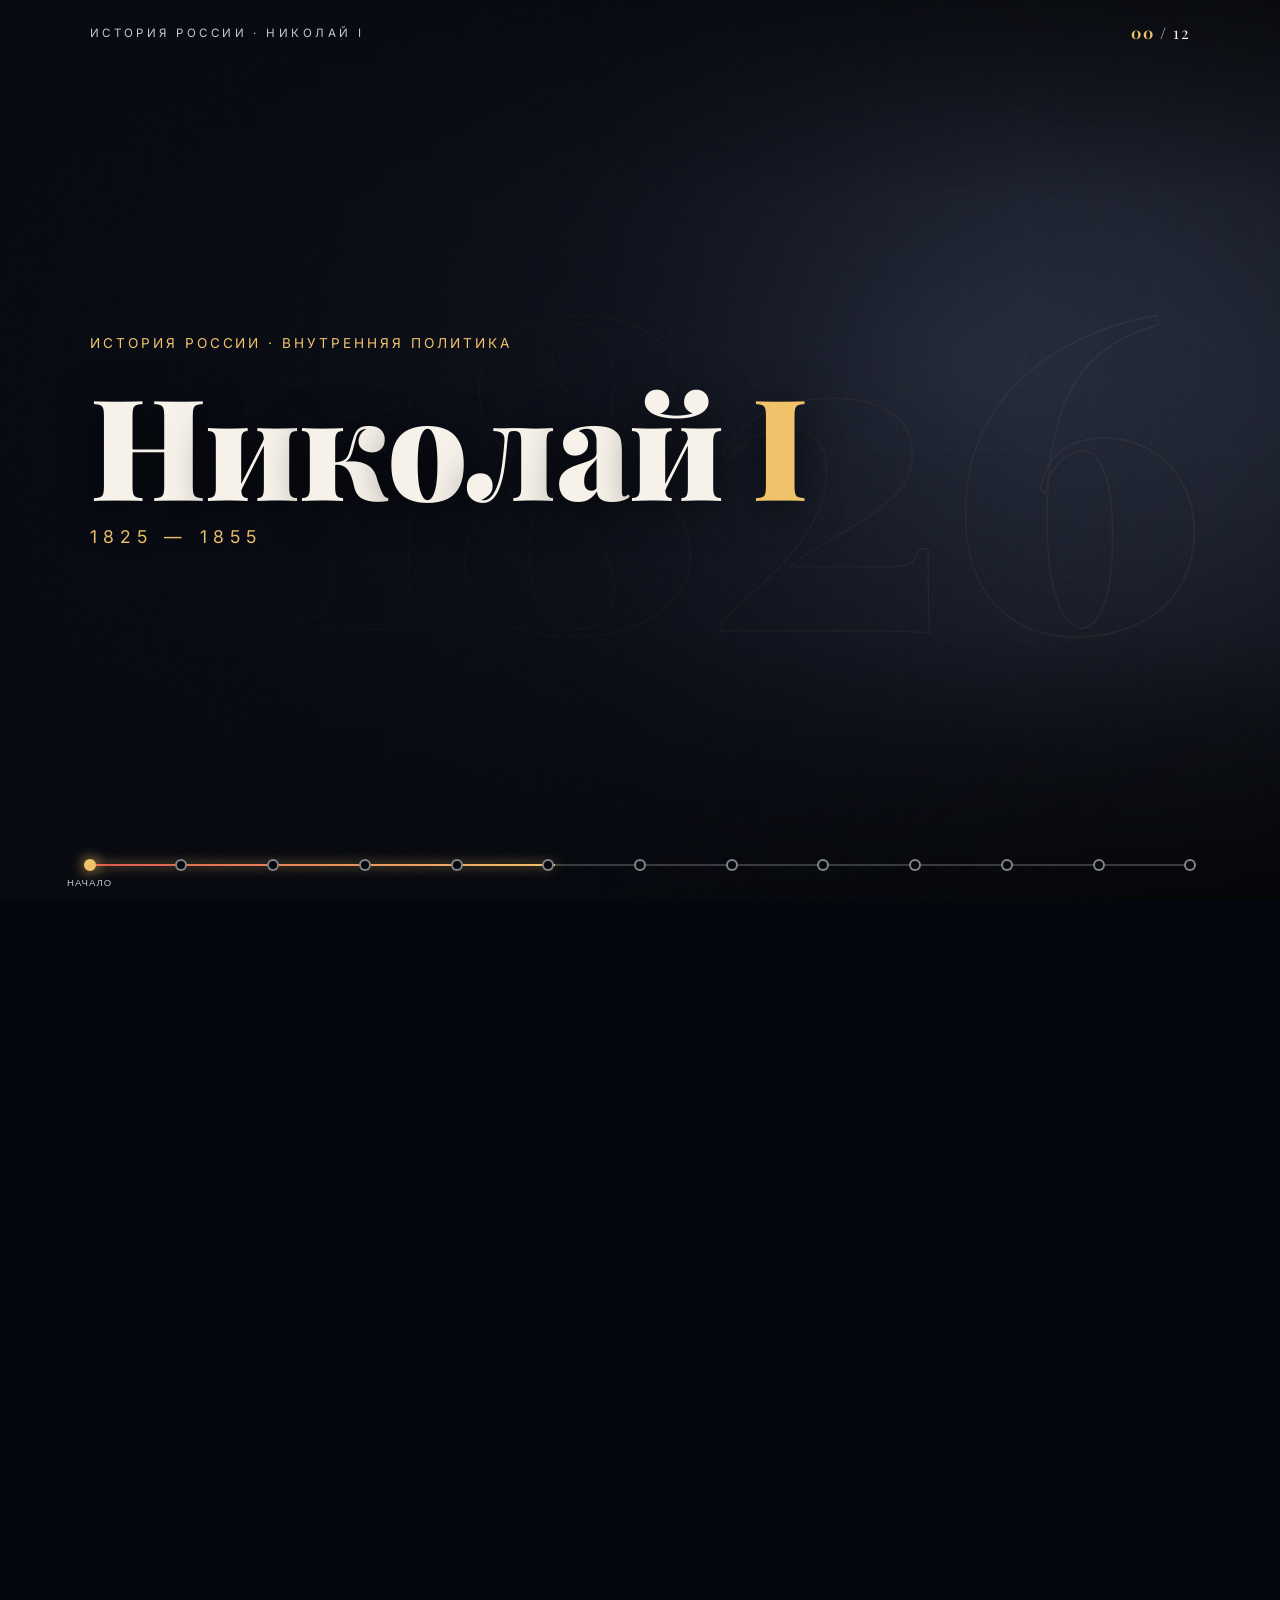
<file: presentations/nikolaj-i/index.html>
<!doctype html>
<html lang="ru">
<head>
<meta charset="utf-8">
<meta name="viewport" content="width=device-width, initial-scale=1">
<title>Николай I: внутренняя политика</title>
<link rel="preconnect" href="https://fonts.googleapis.com">
<link rel="preconnect" href="https://fonts.gstatic.com" crossorigin>
<link href="https://fonts.googleapis.com/css2?family=Playfair+Display:wght@500;700;900&family=Inter:wght@300;400;600&display=swap" rel="stylesheet">
<style>
  :root {
    --bg: #05070f;
    --ink: #f6f2ea;
    --muted: #c3c7d4;
    --gold: #f0c36b;
    --gold-soft: rgba(240, 195, 107, .4);
    --red: #e0574f;
    --panel: rgba(10, 12, 22, .72);
  }
  * { box-sizing: border-box; margin: 0; padding: 0; }
  html { scroll-snap-type: y mandatory; scroll-behavior: smooth; }
  body { background: var(--bg); color: var(--ink); font-family: Inter, system-ui, sans-serif; overflow-x: hidden; }

  /* ---------- фоны: фото эпохи или цветовые сцены ---------- */
  .scenes { position: fixed; inset: 0; z-index: 0; overflow: hidden; background: #000; }
  .scene { position: absolute; inset: 0; opacity: 0; visibility: hidden; will-change: transform, opacity; }
  .scene img { width: 100%; height: 100%; object-fit: cover; display: block; animation: drift 28s ease-in-out infinite alternate; }
  @keyframes drift { from { transform: scale(1.03) translate(-1%, 0); } to { transform: scale(1.1) translate(1%, -1%); } }
  /* цветовые сцены */
  .scene.c-navy { background: radial-gradient(90% 80% at 75% 40%, #1d2a52 0%, #0b1024 55%, #05070f 100%); }
  .scene.c-crimson { background: radial-gradient(90% 80% at 78% 35%, #5a1620 0%, #22080d 55%, #08040a 100%); }
  .scene.c-forest { background: radial-gradient(90% 80% at 75% 40%, #17402f 0%, #0a1a14 55%, #05070a 100%); }
  .scene.c-slate { background: radial-gradient(90% 80% at 75% 40%, #2c3346 0%, #12151f 55%, #05070f 100%); }
  .scene.c-ash { background: radial-gradient(90% 80% at 75% 40%, #3a3a3e 0%, #161618 55%, #060607 100%); }
  .scene.c-umber { background: radial-gradient(90% 80% at 75% 40%, #4d3612 0%, #1d1408 55%, #070504 100%); }
  .scene[class*=" c-"]::after {
    content: ""; position: absolute; inset: 0; opacity: .5;
    background-image: linear-gradient(rgba(240, 195, 107, .06) 1px, transparent 1px), linear-gradient(90deg, rgba(240, 195, 107, .06) 1px, transparent 1px);
    background-size: 64px 64px;
    mask-image: radial-gradient(70% 70% at 70% 45%, #000, transparent);
    -webkit-mask-image: radial-gradient(70% 70% at 70% 45%, #000, transparent);
  }
  .scene .emblem {
    position: absolute; right: 6vw; top: 50%; translate: 0 -50%;
    font-family: "Playfair Display", serif; font-weight: 900; font-size: 34vw; line-height: 1;
    color: transparent; -webkit-text-stroke: 1px rgba(240, 195, 107, .12); user-select: none;
  }

  .grade {
    position: fixed; inset: 0; z-index: 1; pointer-events: none;
    background:
      radial-gradient(120% 90% at 50% 45%, transparent 40%, rgba(0, 0, 0, .6) 100%),
      linear-gradient(180deg, rgba(0, 0, 0, .5) 0%, transparent 22%, transparent 70%, rgba(0, 0, 0, .7) 100%);
  }
  .shade {
    position: fixed; inset: 0; z-index: 2; pointer-events: none;
    background: linear-gradient(90deg, rgba(4, 6, 14, .9) 0%, rgba(4, 6, 14, .72) 45%, rgba(4, 6, 14, .2) 80%, rgba(4, 6, 14, .05) 100%);
    opacity: 0; transition: opacity 1s ease;
  }
  body.reading .shade { opacity: 1; }
  .scrim {
    position: fixed; inset: 0; z-index: 2; pointer-events: none;
    background: radial-gradient(55% 50% at 50% 50%, rgba(4, 6, 14, .7), rgba(4, 6, 14, .3) 70%, rgba(4, 6, 14, .08));
    transition: opacity 1s ease;
  }
  body.reading .scrim { opacity: 0; }
  .grain {
    position: fixed; inset: 0; z-index: 3; pointer-events: none; opacity: .06;
    background-image: url("data:image/svg+xml,%3Csvg xmlns='http://www.w3.org/2000/svg' width='160' height='160'%3E%3Cfilter id='n'%3E%3CfeTurbulence type='fractalNoise' baseFrequency='.9' numOctaves='2'/%3E%3C/filter%3E%3Crect width='100%25' height='100%25' filter='url(%23n)'/%3E%3C/svg%3E");
  }
  #particles { position: fixed; inset: 0; z-index: 5; pointer-events: none; }

  .loader {
    position: fixed; inset: 0; z-index: 50; background: var(--bg);
    display: grid; place-items: center; transition: opacity 1s ease, visibility 1s;
    font-family: "Playfair Display", serif; letter-spacing: .3em; font-size: .9rem; color: var(--gold);
  }
  .loader.done { opacity: 0; visibility: hidden; }

  /* ---------- слайды ---------- */
  main { position: relative; z-index: 10; }
  .slide {
    position: relative; min-height: 100vh; scroll-snap-align: start;
    display: flex; align-items: center; padding: 12vh 7vw 14vh;
  }
  .content { width: min(1020px, 70vw); }
  .cover { justify-content: flex-start; text-align: left; }
  .cover .content { width: auto; max-width: 1000px; }

  /* маленькое название слайда */
  .kicker {
    display: flex; align-items: center; flex-wrap: wrap; gap: .7em;
    font-size: .74rem; letter-spacing: .28em; text-transform: uppercase; color: var(--gold); margin-bottom: 1rem;
  }
  .num {
    font-family: "Playfair Display", serif; font-size: .9rem; letter-spacing: .05em;
    border: 1px solid var(--gold-soft); border-radius: 99px; padding: .15em .75em;
  }
  /* крупно — само событие */
  h1, h2 { font-family: "Playfair Display", serif; font-weight: 900; line-height: 1.04; letter-spacing: -.01em; text-shadow: 0 6px 40px rgba(0, 0, 0, .7); }
  h1 { font-size: clamp(3.4rem, 11vw, 9.5rem); margin-bottom: .6rem; }
  h2 { font-size: clamp(2.1rem, 4.4vw, 4.2rem); margin-bottom: 1.6rem; }
  h2.quote { font-style: italic; font-weight: 700; font-size: clamp(1.7rem, 3.2vw, 3rem); line-height: 1.2; }
  .gold { color: var(--gold); }
  .sub { font-size: clamp(.95rem, 1.2vw, 1.1rem); color: var(--muted); margin: -.9rem 0 1.6rem; letter-spacing: .02em; }
  .cover .sub { margin: 0; letter-spacing: .35em; text-transform: uppercase; font-size: .85rem; color: var(--gold); }

  /* буквы заголовка «собираются» из разлёта */
  .word { display: inline-block; white-space: nowrap; }
  .ch { display: inline-block; opacity: 0; }
  .active .ch { animation: assemble 1.1s cubic-bezier(.2, .8, .25, 1) both; }
  @keyframes assemble {
    from { opacity: 0; transform: translate(var(--x), var(--y)) rotate(var(--r)) scale(.5); }
    to { opacity: 1; transform: none; }
  }
  .done .ch { animation: none; opacity: 1; transform: none; }

  /* блоки слайда подлетают на место с разных сторон */
  .pc { opacity: 0; transform: translateY(40px); transition: opacity .8s ease, transform 1s cubic-bezier(.2, .85, .25, 1); }
  .pc.fl { transform: translateX(-70px); }
  .pc.fr { transform: translateX(70px); }
  .pc.fz { transform: scale(.82); }
  .pc.fd { transform: translateY(-40px); }
  .active .pc { opacity: 1; transform: none; transition-delay: var(--d, 0s); }
  .done .pc { transition: none; }

  /* линия времени */
  .tl { display: grid; grid-auto-flow: column; grid-auto-columns: 1fr; gap: .8rem; position: relative; margin-top: .4rem; }
  .tl::before { content: ""; position: absolute; left: 0; right: 0; top: 9px; height: 2px; background: linear-gradient(90deg, var(--gold), rgba(240, 195, 107, .15)); transform-origin: left; transform: scaleX(0); transition: transform 1.4s cubic-bezier(.2, .8, .2, 1) .5s; }
  .active .tl::before { transform: scaleX(1); }
  .tl > div { position: relative; padding-top: 28px; }
  .tl > div::before { content: ""; position: absolute; top: 3px; left: 0; width: 14px; height: 14px; border-radius: 50%; background: var(--bg); border: 2px solid var(--gold); box-shadow: 0 0 12px rgba(240, 195, 107, .6); }
  .tl b { display: block; font-family: "Playfair Display", serif; font-size: clamp(1.3rem, 1.9vw, 1.8rem); color: var(--gold); margin-bottom: .3rem; font-variant-numeric: tabular-nums; }
  .tl span { display: block; font-size: .86rem; line-height: 1.4; color: #e6e8ef; }
  .tl.red > div::before { border-color: var(--red); box-shadow: 0 0 12px rgba(224, 87, 79, .6); }

  /* цепочка «шаг → шаг» */
  .flow { display: flex; flex-wrap: wrap; align-items: stretch; gap: .5rem; margin-top: .4rem; }
  .flow .st { flex: 1 1 0; min-width: 120px; padding: .85rem .9rem; border-radius: 14px; background: var(--panel); border: 1px solid rgba(255, 255, 255, .13); font-size: .88rem; line-height: 1.35; }
  .flow .st small { display: block; font-size: .66rem; letter-spacing: .18em; text-transform: uppercase; color: var(--gold); margin-bottom: .3rem; }
  .flow .st.hot { border-color: rgba(224, 87, 79, .6); background: linear-gradient(160deg, rgba(90, 22, 32, .7), var(--panel)); }
  .flow .st.hot small { color: #f2a19b; }
  .flow .ar { align-self: center; color: var(--gold); font-size: 1.2rem; }

  /* карточки */
  .cards { display: grid; grid-template-columns: repeat(var(--n, 3), 1fr); gap: .9rem; }
  .card { padding: 1rem 1.05rem; border-radius: 16px; background: var(--panel); border: 1px solid rgba(255, 255, 255, .14); }
  .card .ico { font-size: 1.4rem; margin-bottom: .4rem; }
  .card h3 { font-family: "Playfair Display", serif; font-size: 1.2rem; color: var(--gold); margin-bottom: .3rem; }
  .card p { font-size: .84rem; line-height: 1.45; color: var(--muted); }
  .card ul { list-style: none; font-size: .86rem; line-height: 1.5; color: #e6e8ef; }
  .card li::before { content: "— "; color: var(--gold); }
  .card.minus h3 { color: #f2a19b; }
  .card.minus li::before { color: var(--red); }

  /* противопоставление */
  .vs { display: grid; grid-template-columns: 1fr auto 1fr; gap: 1rem; align-items: center; }
  .vs .mid { font-family: "Playfair Display", serif; font-size: 1.6rem; color: var(--gold); }
  .strike { position: relative; opacity: .75; }
  .strike::after { content: ""; position: absolute; left: -4%; right: -4%; top: 50%; height: 2px; background: var(--red); transform: rotate(-6deg) scaleX(0); transform-origin: left; transition: transform .8s ease 1.6s; }
  .active .strike::after { transform: rotate(-6deg) scaleX(1); }

  .chips { display: flex; flex-wrap: wrap; gap: .5rem; margin-top: 1.1rem; }
  .chip { font-size: .8rem; padding: .48em .95em; border-radius: 99px; border: 1px solid var(--gold-soft); background: rgba(10, 10, 20, .65); }
  .chip b { color: var(--gold); font-weight: 600; margin-right: .35em; }
  .lbl { font-size: .68rem; letter-spacing: .22em; text-transform: uppercase; color: var(--muted); margin-bottom: .55rem; }

  /* маятник */
  .pend-row { display: grid; grid-template-columns: 230px 1fr; gap: 2rem; align-items: center; margin-bottom: 1.4rem; }
  .pendulum { position: relative; width: 230px; height: 170px; }
  .pendulum .pivot { position: absolute; left: 50%; top: 0; width: 10px; height: 10px; margin-left: -5px; border-radius: 50%; background: var(--ink); }
  .pendulum .arm { position: absolute; left: 50%; top: 4px; width: 2px; height: 125px; margin-left: -1px; background: linear-gradient(var(--gold-soft), var(--gold)); transform-origin: 50% 0; animation: swing 3.2s ease-in-out infinite alternate; }
  .pendulum .arm::after { content: ""; position: absolute; left: 50%; bottom: -14px; width: 28px; height: 28px; margin-left: -14px; border-radius: 50%; background: radial-gradient(circle at 35% 30%, #fff3d0, var(--gold) 45%, #8a6420); box-shadow: 0 0 24px rgba(240, 195, 107, .7); }
  .pendulum .axis { position: absolute; left: 0; right: 0; bottom: 0; display: flex; justify-content: space-between; font-size: .64rem; letter-spacing: .14em; text-transform: uppercase; font-weight: 600; }
  .pendulum .axis .l { color: var(--gold); } .pendulum .axis .r { color: #f2a19b; }
  @keyframes swing { from { transform: rotate(38deg); } to { transform: rotate(-38deg); } }
  .swings { display: grid; gap: .45rem; font-size: .9rem; }
  .swings div { display: grid; grid-template-columns: 1fr 22px 1fr; align-items: center; padding: .5rem .8rem; border-radius: 10px; background: var(--panel); border: 1px solid rgba(255, 255, 255, .1); }
  .swings span:first-child { color: var(--gold); } .swings span:last-child { color: #f2a19b; text-align: right; } .swings i { font-style: normal; text-align: center; color: var(--muted); }

  /* лестница сословной школы */
  .stairs { display: grid; grid-template-columns: repeat(3, 1fr); gap: .9rem; align-items: end; }
  .stairs .stp { position: relative; padding: .9rem 1rem; border-radius: 14px 14px 4px 4px; background: var(--panel); border: 1px solid rgba(255, 255, 255, .14); border-bottom: 3px solid var(--gold); }
  .stairs .stp:nth-child(1) { min-height: 96px; } .stairs .stp:nth-child(2) { min-height: 128px; } .stairs .stp:nth-child(3) { min-height: 160px; }
  .stairs h3 { font-family: "Playfair Display", serif; font-size: 1.15rem; color: var(--gold); }
  .stairs p { font-size: .82rem; color: var(--muted); margin-top: .25rem; line-height: 1.4; }
  .stairs .stp + .stp::before { content: "✕"; position: absolute; left: -.85rem; top: 50%; translate: -50% -50%; color: var(--red); font-size: .9rem; }

  /* портреты справа */
  .people { position: absolute; right: 5vw; top: 50%; translate: 0 -50%; display: flex; flex-direction: column; gap: 1.1rem; }
  .person { width: clamp(124px, min(10vw, 19vh), 170px); text-align: center; padding: .55rem .55rem .7rem; border-radius: 16px; background: rgba(6, 8, 16, .62); border: 1px solid rgba(255, 255, 255, .1); backdrop-filter: blur(6px); -webkit-backdrop-filter: blur(6px); }
  .person .photo { aspect-ratio: 3 / 4; border-radius: 11px; overflow: hidden; box-shadow: 0 0 0 1px rgba(240, 195, 107, .35); }
  .person img { width: 100%; height: 100%; object-fit: cover; display: block; transition: transform .6s ease; }
  .person:hover img { transform: scale(1.06); }
  .person h3 { font-family: "Playfair Display", serif; font-size: .92rem; margin-top: .55rem; line-height: 1.2; }
  .person p { font-size: .7rem; color: #d8dbe4; line-height: 1.35; margin-top: .15rem; }

  .credits { margin-top: 1.4rem; font-size: .6rem; color: rgba(255, 255, 255, .45); line-height: 1.5; max-width: 760px; }
  .credits a { color: inherit; }

  /* ---------- HUD ---------- */
  .hud-top { position: fixed; z-index: 20; top: 0; left: 0; right: 0; display: flex; justify-content: space-between; align-items: center; padding: 22px 7vw; font-size: .72rem; letter-spacing: .3em; text-transform: uppercase; color: var(--muted); pointer-events: none; }
  .hud-top .count { font-family: "Playfair Display", serif; letter-spacing: .1em; font-size: 1rem; color: var(--ink); }
  .hud-top .count b { color: var(--gold); }
  .progress { position: fixed; z-index: 20; left: 7vw; right: 7vw; bottom: 34px; height: 2px; background: rgba(255, 255, 255, .2); }
  .progress .fill { position: absolute; left: 0; top: 0; bottom: 0; width: 0; background: linear-gradient(90deg, var(--red), var(--gold)); box-shadow: 0 0 12px var(--gold); }
  .progress button { position: absolute; top: 50%; width: 12px; height: 12px; margin: -6px 0 0 -6px; border-radius: 50%; background: var(--bg); border: 2px solid rgba(255, 255, 255, .5); cursor: pointer; transition: all .4s; }
  .progress button.on { border-color: var(--gold); background: var(--gold); box-shadow: 0 0 14px var(--gold); }
  .progress button span { position: absolute; top: 16px; left: 50%; transform: translateX(-50%); white-space: nowrap; font-size: .6rem; letter-spacing: .1em; text-transform: uppercase; color: var(--muted); opacity: 0; transition: opacity .3s; }
  .progress button:hover span, .progress button.cur span { opacity: 1; }

  @media (max-width: 1100px) {
    .content { width: 100%; }
    .slide { flex-direction: column; justify-content: center; align-items: stretch; }
    .people { position: static; translate: none; flex-direction: row; margin-top: 1.2rem; }
    .shade { background: linear-gradient(90deg, rgba(4, 6, 14, .88), rgba(4, 6, 14, .7)); }
  }
  @media (max-width: 760px) {
    .slide { padding: 12vh 16px 16vh; }
    .tl { grid-auto-flow: row; grid-auto-columns: auto; gap: .2rem; }
    .tl::before { left: 6px; right: auto; top: 0; bottom: 0; width: 2px; height: auto; transform-origin: top; transform: scaleY(0); }
    .active .tl::before { transform: scaleY(1); }
    .tl > div { padding: 0 0 .8rem 28px; }
    .tl > div::before { top: 6px; }
    .cards, .stairs, .vs { grid-template-columns: 1fr; }
    .vs .mid { text-align: center; }
    .stairs .stp { min-height: 0 !important; } .stairs .stp + .stp::before { display: none; }
    .flow { flex-direction: column; } .flow .ar { transform: rotate(90deg); align-self: center; }
    .pend-row { grid-template-columns: 1fr; justify-items: center; }
    .person { width: calc(33% - .6rem); }
    .progress { left: 16px; right: 16px; } .progress button span { display: none; }
    .hud-top { padding: 16px; letter-spacing: .15em; } .hud-top .ttl { display: none; }
  }
  .hi-res .scene img { animation: none; transform: scale(1.04); }
  .hi-res .grain { display: none; }
  @media (prefers-reduced-motion: reduce) {
    .ch { animation: none !important; opacity: 1; }
    .pc { transition: none; opacity: 1; transform: none; }
    .scene img, .pendulum .arm { animation: none; }
  }
  /* ---------- крупная типографика: событие — главное, детали читаются с экрана ---------- */
  .content { width: min(1100px, 72vw); }
  .kicker { font-size: clamp(.85rem, 1vw, 1rem); letter-spacing: .22em; margin-bottom: 1.2rem; }
  .num { font-size: 1rem; }
  h2 { font-size: clamp(2.6rem, 5.4vw, 5.2rem); margin-bottom: 2.2rem; }
  h2.quote { font-size: clamp(2.1rem, 4vw, 3.8rem); }
  .tl { margin-top: 1.4rem; gap: 1.4rem; grid-auto-columns: minmax(0, 260px); }
  .tl::before { top: 11px; }
  .tl > div { padding-top: 36px; }
  .tl > div::before { width: 18px; height: 18px; top: 3px; }
  .tl b { font-size: clamp(2rem, 3vw, 2.9rem); margin-bottom: .35rem; }
  .tl span { font-size: clamp(1.1rem, 1.45vw, 1.4rem); line-height: 1.3; }
  .flow { margin: .4rem 0 1rem; gap: .8rem; }
  .flow .st { font-size: clamp(1.15rem, 1.5vw, 1.45rem); padding: 1.1rem 1.2rem; min-width: 170px; }
  .flow .ar { font-size: 1.8rem; }
  .cards { gap: 1.2rem; margin-top: 1.4rem; max-width: 820px; }
  .card { padding: 1.3rem 1.4rem; }
  .card h3 { font-size: clamp(1.6rem, 2.3vw, 2.2rem); margin-bottom: .4rem; }
  .card p { font-size: clamp(1.1rem, 1.4vw, 1.35rem); color: #e6e8ef; line-height: 1.35; }
  .lbl { font-size: .9rem; letter-spacing: .18em; margin-bottom: 0; color: var(--gold); }
  .against { font-size: clamp(1.3rem, 2vw, 1.9rem); color: var(--muted); margin: -1rem 0 1rem; }
  .against .strike { display: inline-block; color: var(--ink); opacity: .8; }
  .against .strike::after { top: 58%; transform: rotate(-1deg) scaleX(0); }
  .active .against .strike::after { transform: rotate(-1deg) scaleX(1); }
  .tl { width: fit-content; max-width: 100%; }
  .sub { font-size: clamp(1.2rem, 1.6vw, 1.5rem); }
  .cover .sub { font-size: 1.1rem; }
  .pend-row { grid-template-columns: 260px 1fr; gap: 2.4rem; }
  .pendulum { width: 260px; height: 200px; }
  .pendulum .arm { height: 150px; }
  .pendulum .axis { font-size: .85rem; }
  .swings { font-size: clamp(1.15rem, 1.5vw, 1.45rem); gap: .6rem; }
  .swings div { padding: .7rem 1rem; }
  .stairs { gap: 1.2rem; max-width: 820px; }
  .stairs .stp:nth-child(1) { min-height: 110px; } .stairs .stp:nth-child(2) { min-height: 150px; } .stairs .stp:nth-child(3) { min-height: 190px; }
  .stairs h3 { font-size: clamp(1.5rem, 2.1vw, 2rem); }
  .stairs p { font-size: clamp(1.05rem, 1.3vw, 1.25rem); color: #e6e8ef; }
  .person { width: clamp(140px, min(12vw, 24vh), 200px); }
  .person h3 { font-size: 1.2rem; margin-top: .6rem; }
  @media (max-width: 760px) {
    .content { width: 100%; }
    h2 { font-size: 2.3rem; margin-bottom: 1.4rem; }
    .tl b { font-size: 1.8rem; }
    .tl > div { padding: 0 0 1rem 32px; }
    .pend-row { grid-template-columns: 1fr; }
    .flow .st { min-width: 0; }
  }
</style>
</head>
<body>

<div class="loader" id="loader">НИКОЛАЙ I · 1825–1855</div>

<!-- фоны: подлинные изображения (Wikimedia Commons) и цветовые сцены -->
<div class="scenes" id="scenes">
  <div class="scene"><img alt="" src="img/00-nikolaj-i.jpg" style="object-position:85% 50%"></div>
  <div class="scene c-navy"><div class="emblem">⟷</div></div>
  <div class="scene"><img alt="" src="img/02-dekabristy.jpg"></div>
  <div class="scene c-crimson"><div class="emblem">1833</div></div>
  <div class="scene c-forest"><div class="emblem">1828</div></div>
  <div class="scene c-slate"><div class="emblem">1826</div></div>
  <div class="scene c-ash"><div class="emblem">1848</div></div>
  <div class="scene"><img alt="" src="img/07-petrashevcy.jpg"></div>
  <div class="scene"><img alt="" src="img/08-zheleznaya-doroga.jpg"></div>
  <div class="scene"><img alt="" src="img/09-venecianov-pashnya.jpg"></div>
  <div class="scene"><img alt="" src="img/10-venecianov-gumno.jpg"></div>
  <div class="scene"><img alt="" src="img/11-polsha-1831.jpg"></div>
  <div class="scene c-umber"><div class="emblem">1855</div></div>
</div>
<div class="grade"></div>
<div class="shade"></div>
<div class="grain"></div>
<canvas id="particles"></canvas>

<header class="hud-top">
  <span class="ttl">История России · Николай I</span>
  <span class="count"><b id="cur">00</b> / <span id="total">12</span></span>
</header>

<main>
  <!-- обложка -->
  <section class="slide cover" data-label="Начало">
    <div class="content">
      <p class="kicker pc fl" style="--d:.2s">История России · Внутренняя политика</p>
      <h1 class="split">Николай <span class="gold">I</span></h1>
      <p class="sub pc" style="--d:1.1s">1825 — 1855</p>
    </div>
  </section>

  <!-- 1 · спикер 1 -->
  <section class="slide" data-label="Маятник">
    <div class="content">
      <p class="kicker pc fl"><span class="num">01</span>Политический маятник</p>
      <h2 class="split">За реформами приходит <span class="gold">контроль</span></h2>
      <div class="pend-row">
        <div class="pendulum pc fz" style="--d:.7s" aria-hidden="true">
          <span class="pivot"></span><span class="arm"></span>
          <div class="axis"><b class="l">Реформы</b><b class="r">Контроль</b></div>
        </div>
        <div class="swings">
          <div class="pc fr" style="--d:.9s"><span>Александр I</span><i>→</i><span>Николай I</span></div>
          <div class="pc fr" style="--d:1.05s"><span>Александр II</span><i>→</i><span>Александр III</span></div>
          <div class="pc fr" style="--d:1.2s"><span>Хрущёв</span><i>→</i><span>Брежнев</span></div>
          <div class="pc fr" style="--d:1.35s"><span>Горбачёв, Ельцин</span><i>→</i><span>2000-е</span></div>
        </div>
      </div>
    </div>
  </section>

  <!-- 2 · спикер 2 -->
  <section class="slide" data-label="Надзор и законы">
    <div class="content">
      <p class="kicker pc fl"><span class="num">02</span>Надзор и кодификация</p>
      <h2 class="split">14 декабря 1825 — восстание <span class="gold">декабристов</span></h2>
      <div class="tl">
        <div class="pc" style="--d:1s"><b>1826</b><span>III отделение</span></div>
        <div class="pc" style="--d:1.15s"><b>1827</b><span>Корпус жандармов</span></div>
        <div class="pc" style="--d:1.3s"><b>1830</b><span>Полное собрание законов</span></div>
        <div class="pc" style="--d:1.45s"><b>1832</b><span>Свод законов, 15 томов</span></div>
      </div>
    </div>
  </section>

  <!-- 3 · спикер 1 -->
  <section class="slide" data-label="Народность">
    <div class="content">
      <p class="kicker pc fl"><span class="num">03</span>Теория официальной народности · 1833</p>
      <h2 class="split">Православие, самодержавие, <span class="gold">народность</span></h2>
      <p class="against pc" style="--d:1s">вместо <span class="strike">«Свобода, равенство, братство»</span></p>
      <div class="tl">
        <div class="pc" style="--d:1.3s"><b>1832</b><span>Почётное гражданство</span></div>
        <div class="pc" style="--d:1.45s"><b>1845</b><span>Уложение о наказаниях</span></div>
      </div>
    </div>
    <div class="people">
      <div class="person pc fr" style="--d:1.2s"><div class="photo"><img alt="С. С. Уваров" src="img/p-uvarov.jpg"></div><h3>Уваров</h3></div>
    </div>
  </section>

  <!-- 4 · спикер 2 -->
  <section class="slide" data-label="Образование">
    <div class="content">
      <p class="kicker pc fl"><span class="num">04</span>Образование</p>
      <h2 class="split">Каждому сословию — <span class="gold">своя школа</span></h2>
      <div class="stairs">
        <div class="stp pc" style="--d:.9s"><h3>Приходские</h3><p>низшие сословия</p></div>
        <div class="stp pc" style="--d:1.05s"><h3>Уездные</h3><p>горожане</p></div>
        <div class="stp pc" style="--d:1.2s"><h3>Гимназии</h3><p>дворяне</p></div>
      </div>
      <div class="tl">
        <div class="pc" style="--d:1.4s"><b>1834</b><span>Киевский университет</span></div>
        <div class="pc" style="--d:1.55s"><b>1835</b><span>Университетский устав</span></div>
      </div>
    </div>
  </section>

  <!-- 5 · спикер 1 -->
  <section class="slide" data-label="Цензура">
    <div class="content">
      <p class="kicker pc fl"><span class="num">05</span>Цензура</p>
      <h2 class="split">1836 — «Ревизор» <span class="gold">с разрешения царя</span></h2>
      <div class="tl">
        <div class="pc" style="--d:1s"><b>1826</b><span>«Чугунный» устав</span></div>
        <div class="pc" style="--d:1.15s"><b>1828</b><span>Смягчение, § 6</span></div>
      </div>
      <div class="cards" style="--n:2">
        <div class="card pc fl" style="--d:1.35s"><h3>Можно</h3><p>высмеять взяточника</p></div>
        <div class="card minus pc fr" style="--d:1.5s"><h3>Нельзя</h3><p>оспорить основы строя</p></div>
      </div>
    </div>
    <div class="people">
      <div class="person pc fr" style="--d:1.2s"><div class="photo"><img alt="Н. В. Гоголь" src="img/p-gogol.jpg"></div><h3>Гоголь</h3></div>
    </div>
  </section>

  <!-- 6 · спикер 2 -->
  <section class="slide" data-label="Мрачное семилетие">
    <div class="content">
      <p class="kicker pc fl"><span class="num">06</span>«Мрачное семилетие» · Бутурлинский комитет</p>
      <h2 class="split">1848 — цензура проверяет <span class="gold">саму цензуру</span></h2>
      <div class="flow">
        <div class="st pc" style="--d:1s">Цензор пропустил</div><span class="ar pc" style="--d:1.05s">→</span>
        <div class="st pc" style="--d:1.15s">Текст напечатан</div><span class="ar pc" style="--d:1.2s">→</span>
        <div class="st pc hot" style="--d:1.3s">Отвечают автор, издатель, цензор</div>
      </div>
      <div class="tl">
        <div class="pc" style="--d:1.5s"><b>1850</b><span>Закрыты кафедры философии</span></div>
      </div>
    </div>
  </section>

  <!-- 7 · спикер 1 -->
  <section class="slide" data-label="Петрашевцы">
    <div class="content">
      <p class="kicker pc fl"><span class="num">07</span>Дело петрашевцев · Семёновский плац</p>
      <h2 class="split">22 декабря 1849 — казнь, <span class="gold">которой не было</span></h2>
      <div class="tl red">
        <div class="pc" style="--d:1s"><b>I</b><span>Приговор</span></div>
        <div class="pc" style="--d:1.2s"><b>II</b><span>Первая тройка — к расстрелу</span></div>
        <div class="pc" style="--d:1.4s"><b>III</b><span>Помилование, решённое заранее</span></div>
      </div>
    </div>
    <div class="people">
      <div class="person pc fr" style="--d:1.2s"><div class="photo"><img alt="Ф. М. Достоевский" src="img/p-dostoevskiy.jpg"></div><h3>Достоевский</h3></div>
    </div>
  </section>

  <!-- 8 · спикер 2 -->
  <section class="slide" data-label="Финансы и дороги">
    <div class="content">
      <p class="kicker pc fl"><span class="num">08</span>Реформа Канкрина · 1839–1843</p>
      <h2 class="split">1 серебряный рубль = <span class="gold">3,5 рубля</span> ассигнациями</h2>
      <div class="tl">
        <div class="pc" style="--d:1s"><b>1837</b><span>Царскосельская дорога</span></div>
        <div class="pc" style="--d:1.15s"><b>1851</b><span>Петербург — Москва</span></div>
        <div class="pc" style="--d:1.3s"><b>1853–56</b><span>Крымская война — бумажные деньги дешевеют</span></div>
      </div>
    </div>
    <div class="people">
      <div class="person pc fr" style="--d:1.2s"><div class="photo"><img alt="Е. Ф. Канкрин" src="img/p-kankrin.jpg"></div><h3>Канкрин</h3></div>
    </div>
  </section>

  <!-- 9 · спикер 1 -->
  <section class="slide" data-label="Крестьянский вопрос">
    <div class="content">
      <p class="kicker pc fl"><span class="num">09</span>Николай I, 1842</p>
      <h2 class="quote split">«Крепостное право… есть зло… но прикасаться к оному теперь — было бы злом <span class="gold">ещё более гибельным</span>»</h2>
      <p class="lbl pc" style="--d:1.2s">Реформа Киселёва · 1837–1841</p>
      <div class="cards" style="--n:2">
        <div class="card pc fl" style="--d:1.3s"><h3>Дала</h3><p>самоуправление, школы</p></div>
        <div class="card minus pc fr" style="--d:1.45s"><h3>Вызвала</h3><p>«картофельные бунты»</p></div>
      </div>
    </div>
    <div class="people">
      <div class="person pc fr" style="--d:1.2s"><div class="photo"><img alt="П. Д. Киселёв" src="img/p-kiselev.jpg"></div><h3>Киселёв</h3></div>
    </div>
  </section>

  <!-- 10 · спикер 2 -->
  <section class="slide" data-label="Обязанные крестьяне">
    <div class="content">
      <p class="kicker pc fl"><span class="num">10</span>Указ об обязанных крестьянах · 1842</p>
      <h2 class="split">Свобода — только <span class="gold">по воле помещика</span></h2>
      <div class="flow">
        <div class="st pc" style="--d:1s">Земля — помещику</div><span class="ar pc" style="--d:1.05s">→</span>
        <div class="st pc" style="--d:1.15s">Свобода — крестьянину</div><span class="ar pc" style="--d:1.2s">→</span>
        <div class="st pc hot" style="--d:1.3s">Повинности остаются</div>
      </div>
      <div class="tl">
        <div class="pc" style="--d:1.5s"><b>1847–48</b><span>Инвентарные правила</span></div>
      </div>
    </div>
  </section>

  <!-- 11 · спикер 1 -->
  <section class="slide" data-label="Польша">
    <div class="content">
      <p class="kicker pc fl"><span class="num">11</span>Царство Польское</p>
      <h2 class="split">Ноябрь 1830 — <span class="gold">Варшава восстаёт</span></h2>
      <div class="tl red">
        <div class="pc" style="--d:1s"><b>1831</b><span>Сейм лишает Николая I польского престола</span></div>
        <div class="pc" style="--d:1.15s"><b>09.1831</b><span>Взятие Варшавы</span></div>
        <div class="pc" style="--d:1.3s"><b>1832</b><span>Органический статут</span></div>
      </div>
    </div>
    <div class="people">
      <div class="person pc fr" style="--d:1.2s"><div class="photo"><img alt="И. Ф. Паскевич" src="img/p-paskevich.jpg"></div><h3>Паскевич</h3></div>
    </div>
  </section>

  <!-- 12 · спикер 2 -->
  <section class="slide" data-label="Итоги">
    <div class="content">
      <p class="kicker pc fl"><span class="num">12</span>Итоги царствования</p>
      <h2 class="split">1855 — крестьянский вопрос <span class="gold">не решён</span></h2>
      <div class="cards" style="--n:2">
        <div class="card pc fl" style="--d:1s"><h3>Сделано</h3><p>Свод законов, денежная реформа, железные дороги</p></div>
        <div class="card minus pc fr" style="--d:1.15s"><h3>Сохранено</h3><p>крепостное право, сословное неравенство</p></div>
      </div>
      <p class="credits pc" style="--d:1.6s">Изображения: <a href="https://commons.wikimedia.org/" target="_blank" rel="noopener">Wikimedia Commons</a>, общественное достояние — Ф. Крюгер (портрет Николая I), К. Кольман, Б. Покровский, А. Венецианов, В. Коссак; портреты Т. Райта, В. Тропинина, А. Брюллова, Ф. Моллера, К. Трутовского.</p>
    </div>
  </section>
</main>

<nav class="progress" id="progress"><div class="fill" id="fill"></div></nav>

<script>
(() => {
  const slides = [...document.querySelectorAll(".slide")];
  const scenes = [...document.querySelectorAll(".scene")];
  const reduced = matchMedia("(prefers-reduced-motion: reduce)").matches;
  document.getElementById("total").textContent = String(slides.length - 1).padStart(2, "0");
  const physPx = () => innerWidth * innerHeight * Math.pow(devicePixelRatio || 1, 2);
  const setHiRes = () => document.documentElement.classList.toggle("hi-res", physPx() > 5e6);
  setHiRes(); addEventListener("resize", setHiRes);

  /* загрузчик */
  const loader = document.getElementById("loader");
  const first = scenes[0].querySelector("img");
  const hide = () => loader.classList.add("done");
  if (first.complete) hide(); else { first.onload = first.onerror = hide; setTimeout(hide, 4000); }

  /* заголовки: каждая буква прилетает со своей точки и встаёт на место */
  const rnd = (a, b) => a + Math.random() * (b - a);
  document.querySelectorAll(".split").forEach(el => {
    let i = 0;
    const walk = node => {
      [...node.childNodes].forEach(n => {
        if (n.nodeType === 3) {
          const frag = document.createDocumentFragment();
          n.textContent.split(/(\s+)/).forEach(part => {
            if (!part) return;
            if (/^\s+$/.test(part)) { frag.appendChild(document.createTextNode(" ")); return; }
            const w = document.createElement("span"); w.className = "word";
            [...part].forEach(c => {
              const s = document.createElement("span");
              s.className = "ch"; s.textContent = c;
              s.style.setProperty("--x", rnd(-160, 160).toFixed(0) + "px");
              s.style.setProperty("--y", rnd(-120, 120).toFixed(0) + "px");
              s.style.setProperty("--r", rnd(-120, 120).toFixed(0) + "deg");
              s.style.animationDelay = (0.1 + i++ * 0.018) + "s";
              w.appendChild(s);
            });
            frag.appendChild(w);
          });
          n.replaceWith(frag);
        } else walk(n);
      });
    };
    walk(el);
  });

  /* шкала прогресса */
  const prog = document.getElementById("progress"), fill = document.getElementById("fill"), cur = document.getElementById("cur");
  const dots = slides.map((s, i) => {
    const b = document.createElement("button");
    b.style.left = (i / (slides.length - 1) * 100) + "%";
    b.setAttribute("aria-label", s.dataset.label);
    b.innerHTML = `<span>${s.dataset.label}</span>`;
    b.onclick = () => s.scrollIntoView({ behavior: "smooth" });
    prog.appendChild(b);
    return b;
  });

  /* активный слайд «собирается» */
  let current = -1, doneTimer;
  const activate = i => {
    if (i === current) return;
    current = i;
    const el = slides[i];
    slides.forEach((s, j) => { s.classList.toggle("active", j === i); s.classList.remove("done"); });
    clearTimeout(doneTimer);
    doneTimer = setTimeout(() => el.classList.add("done"), 4200);
    document.body.classList.add("reading");
    dots.forEach((d, j) => { d.classList.toggle("on", j <= i); d.classList.toggle("cur", j === i); });
    cur.textContent = String(i).padStart(2, "0");
  };
  const io = new IntersectionObserver(entries => {
    entries.forEach(en => { if (en.isIntersecting) activate(slides.indexOf(en.target)); });
  }, { rootMargin: "-45% 0px -45% 0px", threshold: 0 });
  slides.forEach(s => io.observe(s));

  /* фон по прокрутке: новый фон плавно проявляется поверх старого, слегка приближаясь */
  const clamp = (v, a, b) => Math.max(a, Math.min(b, v));
  const ease = t => t * t * (3 - 2 * t);
  let target = 0, pos = 0, settled = true;
  const wake = () => { if (settled) { settled = false; requestAnimationFrame(bg); } };
  const measure = () => {
    const tops = slides.map(s => s.offsetTop);
    const y = Math.min(scrollY, document.documentElement.scrollHeight - innerHeight);
    let i = 0;
    while (i < tops.length - 1 && y >= tops[i + 1]) i++;
    let frac = 0;
    if (i < tops.length - 1) {
      const startT = Math.max(tops[i], tops[i + 1] - innerHeight);
      frac = clamp((y - startT) / (tops[i + 1] - startT || 1), 0, 1);
    }
    target = Math.min(scenes.length - 1, i + frac);
    wake();
  };
  addEventListener("scroll", measure, { passive: true });
  addEventListener("resize", measure);
  addEventListener("load", measure);
  function bg() {
    pos += (target - pos) * 0.08;
    fill.style.width = (pos / (scenes.length - 1) * 100) + "%";
    scenes.forEach((sc, i) => {
      const d = pos - i;
      if (d <= -1 || d >= 1) {
        if (sc.style.visibility !== "hidden") { sc.style.visibility = "hidden"; sc.style.opacity = 0; }
        return;
      }
      sc.style.visibility = "visible";
      sc.style.zIndex = i;
      if (d >= 0) { sc.style.opacity = 1; sc.style.transform = `scale(${(1 + d * 0.04).toFixed(4)})`; }
      else { const t = ease(1 + d); sc.style.opacity = t.toFixed(3); sc.style.transform = `scale(${(1.08 - t * 0.08).toFixed(4)})`; }
    });
    if (Math.abs(target - pos) < 0.0005) { pos = target; settled = true; return; }
    requestAnimationFrame(bg);
  }
  measure(); settled = false; bg();

  /* тихая пыль в луче света */
  const cv = document.getElementById("particles"), ctx = cv.getContext("2d");
  let W, H, dpr;
  const motes = [];
  const mouse = { x: -999, y: -999 };
  function resize() {
    dpr = Math.min(1, Math.sqrt(2e6 / (innerWidth * innerHeight)));
    W = cv.width = innerWidth * dpr; H = cv.height = innerHeight * dpr;
    cv.style.width = innerWidth + "px"; cv.style.height = innerHeight + "px";
  }
  resize(); addEventListener("resize", resize);
  addEventListener("pointermove", e => { mouse.x = e.clientX * dpr; mouse.y = e.clientY * dpr; });
  const N = reduced ? 0 : (innerWidth < 760 ? 30 : 60);
  for (let i = 0; i < N; i++) motes.push({
    x: Math.random() * W, y: Math.random() * H, r: (Math.random() * 1.3 + .3) * dpr,
    vx: (Math.random() - .5) * .2, vy: -(Math.random() * .3 + .04), a: Math.random() * .45 + .1, tw: Math.random() * 7
  });
  function frame() {
    ctx.clearRect(0, 0, W, H);
    for (const m of motes) {
      m.tw += .03;
      const dx = m.x - mouse.x, dy = m.y - mouse.y, d2 = dx * dx + dy * dy, R = 120 * dpr;
      if (d2 < R * R) { const f = (1 - Math.sqrt(d2) / R) * 1.5; m.x += dx / Math.sqrt(d2 + 1) * f; m.y += dy / Math.sqrt(d2 + 1) * f; }
      m.x += m.vx; m.y += m.vy;
      if (m.y < -10) { m.y = H + 10; m.x = Math.random() * W; }
      if (m.x < -10) m.x = W + 10; if (m.x > W + 10) m.x = -10;
      ctx.globalAlpha = m.a * (.6 + .4 * Math.sin(m.tw));
      ctx.fillStyle = "#fff0cf";
      ctx.beginPath(); ctx.arc(m.x, m.y, m.r, 0, 7); ctx.fill();
    }
    ctx.globalAlpha = 1;
    requestAnimationFrame(frame);
  }
  frame();

  /* клавиатура: стрелки / пробел — к следующему слайду */
  addEventListener("keydown", e => {
    if (!["ArrowDown", "ArrowUp", "PageDown", "PageUp", " "].includes(e.key)) return;
    e.preventDefault();
    slides[Math.max(0, Math.min(slides.length - 1, current + (["ArrowUp", "PageUp"].includes(e.key) ? -1 : 1)))].scrollIntoView({ behavior: "smooth" });
  });
})();
</script>
</body>
</html>
</file>
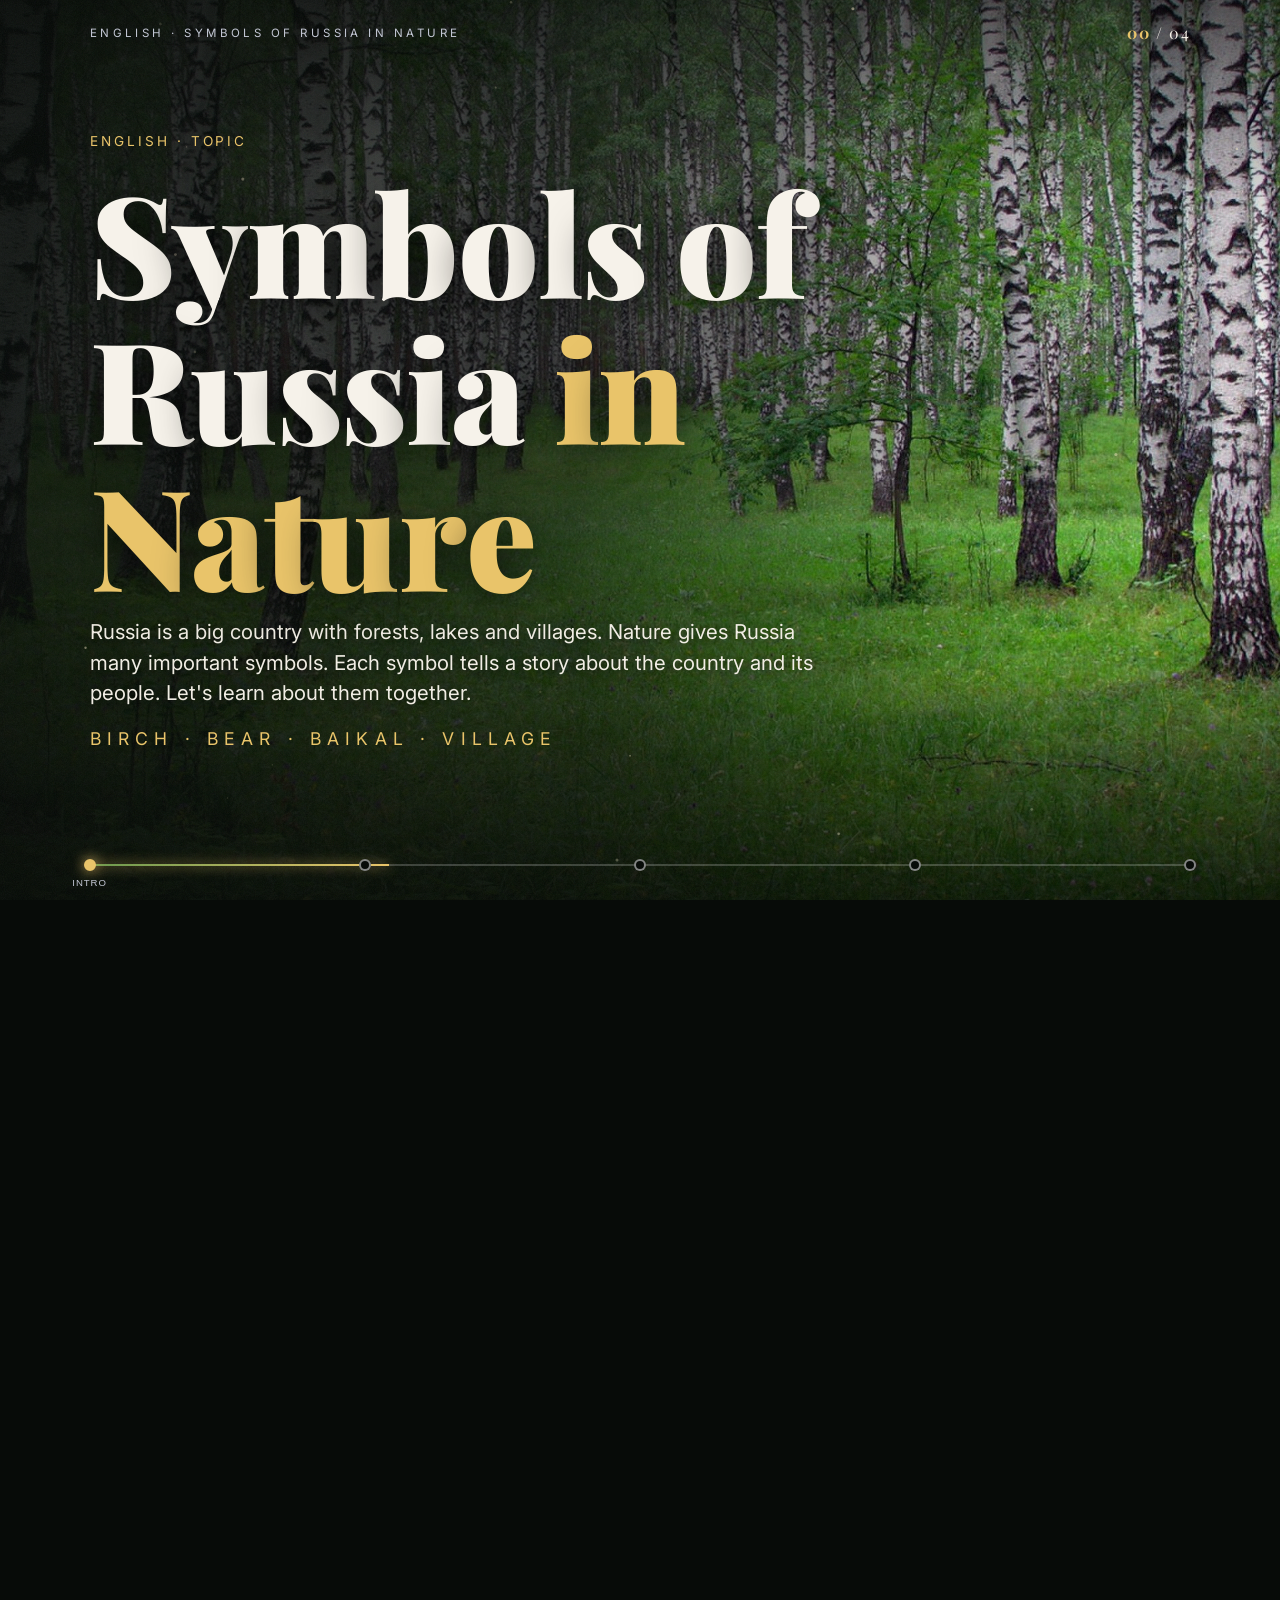
<file: presentations/symbols-nature/index.html>
<!doctype html>
<html lang="en">
<head>
<meta charset="utf-8">
<meta name="viewport" content="width=device-width, initial-scale=1">
<title>Symbols of Russia in Nature</title>
<link rel="preconnect" href="https://fonts.googleapis.com">
<link rel="preconnect" href="https://fonts.gstatic.com" crossorigin>
<link href="https://fonts.googleapis.com/css2?family=Playfair+Display:wght@500;700;900&family=Inter:wght@300;400;600&display=swap" rel="stylesheet">
<style>
  :root {
    --bg: #05070f;
    --ink: #f6f2ea;
    --muted: #c3c7d4;
    --gold: #f0c36b;
    --gold-soft: rgba(240, 195, 107, .4);
    --red: #e0574f;
    --panel: rgba(10, 12, 22, .72);
  }
  * { box-sizing: border-box; margin: 0; padding: 0; }
  html { scroll-snap-type: y mandatory; scroll-behavior: smooth; }
  body { background: var(--bg); color: var(--ink); font-family: Inter, system-ui, sans-serif; overflow-x: hidden; }

  /* ---------- фоны: фото эпохи или цветовые сцены ---------- */
  .scenes { position: fixed; inset: 0; z-index: 0; overflow: hidden; background: #000; }
  .scene { position: absolute; inset: 0; opacity: 0; visibility: hidden; will-change: transform, opacity; }
  .scene img { width: 100%; height: 100%; object-fit: cover; display: block; animation: drift 28s ease-in-out infinite alternate; }
  @keyframes drift { from { transform: scale(1.03) translate(-1%, 0); } to { transform: scale(1.1) translate(1%, -1%); } }
  /* цветовые сцены */
  .scene.c-navy { background: radial-gradient(90% 80% at 75% 40%, #1d2a52 0%, #0b1024 55%, #05070f 100%); }
  .scene.c-crimson { background: radial-gradient(90% 80% at 78% 35%, #5a1620 0%, #22080d 55%, #08040a 100%); }
  .scene.c-forest { background: radial-gradient(90% 80% at 75% 40%, #17402f 0%, #0a1a14 55%, #05070a 100%); }
  .scene.c-slate { background: radial-gradient(90% 80% at 75% 40%, #2c3346 0%, #12151f 55%, #05070f 100%); }
  .scene.c-ash { background: radial-gradient(90% 80% at 75% 40%, #3a3a3e 0%, #161618 55%, #060607 100%); }
  .scene.c-umber { background: radial-gradient(90% 80% at 75% 40%, #4d3612 0%, #1d1408 55%, #070504 100%); }
  .scene[class*=" c-"]::after {
    content: ""; position: absolute; inset: 0; opacity: .5;
    background-image: linear-gradient(rgba(240, 195, 107, .06) 1px, transparent 1px), linear-gradient(90deg, rgba(240, 195, 107, .06) 1px, transparent 1px);
    background-size: 64px 64px;
    mask-image: radial-gradient(70% 70% at 70% 45%, #000, transparent);
    -webkit-mask-image: radial-gradient(70% 70% at 70% 45%, #000, transparent);
  }
  .scene .emblem {
    position: absolute; right: 6vw; top: 50%; translate: 0 -50%;
    font-family: "Playfair Display", serif; font-weight: 900; font-size: 34vw; line-height: 1;
    color: transparent; -webkit-text-stroke: 1px rgba(240, 195, 107, .12); user-select: none;
  }

  .grade {
    position: fixed; inset: 0; z-index: 1; pointer-events: none;
    background:
      radial-gradient(120% 90% at 50% 45%, transparent 40%, rgba(0, 0, 0, .6) 100%),
      linear-gradient(180deg, rgba(0, 0, 0, .5) 0%, transparent 22%, transparent 70%, rgba(0, 0, 0, .7) 100%);
  }
  .shade {
    position: fixed; inset: 0; z-index: 2; pointer-events: none;
    background: linear-gradient(90deg, rgba(4, 6, 14, .9) 0%, rgba(4, 6, 14, .72) 45%, rgba(4, 6, 14, .2) 80%, rgba(4, 6, 14, .05) 100%);
    opacity: 0; transition: opacity 1s ease;
  }
  body.reading .shade { opacity: 1; }
  .scrim {
    position: fixed; inset: 0; z-index: 2; pointer-events: none;
    background: radial-gradient(55% 50% at 50% 50%, rgba(4, 6, 14, .7), rgba(4, 6, 14, .3) 70%, rgba(4, 6, 14, .08));
    transition: opacity 1s ease;
  }
  body.reading .scrim { opacity: 0; }
  .grain {
    position: fixed; inset: 0; z-index: 3; pointer-events: none; opacity: .06;
    background-image: url("data:image/svg+xml,%3Csvg xmlns='http://www.w3.org/2000/svg' width='160' height='160'%3E%3Cfilter id='n'%3E%3CfeTurbulence type='fractalNoise' baseFrequency='.9' numOctaves='2'/%3E%3C/filter%3E%3Crect width='100%25' height='100%25' filter='url(%23n)'/%3E%3C/svg%3E");
  }
  #particles { position: fixed; inset: 0; z-index: 5; pointer-events: none; }

  .loader {
    position: fixed; inset: 0; z-index: 50; background: var(--bg);
    display: grid; place-items: center; transition: opacity 1s ease, visibility 1s;
    font-family: "Playfair Display", serif; letter-spacing: .3em; font-size: .9rem; color: var(--gold);
  }
  .loader.done { opacity: 0; visibility: hidden; }

  /* ---------- слайды ---------- */
  main { position: relative; z-index: 10; }
  .slide {
    position: relative; min-height: 100vh; scroll-snap-align: start;
    display: flex; align-items: center; padding: 12vh 7vw 14vh;
  }
  .content { width: min(1020px, 70vw); }
  .cover { justify-content: flex-start; text-align: left; }
  .cover .content { width: auto; max-width: 1000px; }

  /* маленькое название слайда */
  .kicker {
    display: flex; align-items: center; flex-wrap: wrap; gap: .7em;
    font-size: .74rem; letter-spacing: .28em; text-transform: uppercase; color: var(--gold); margin-bottom: 1rem;
  }
  .num {
    font-family: "Playfair Display", serif; font-size: .9rem; letter-spacing: .05em;
    border: 1px solid var(--gold-soft); border-radius: 99px; padding: .15em .75em;
  }
  /* крупно — само событие */
  h1, h2 { font-family: "Playfair Display", serif; font-weight: 900; line-height: 1.04; letter-spacing: -.01em; text-shadow: 0 6px 40px rgba(0, 0, 0, .7); }
  h1 { font-size: clamp(3.4rem, 11vw, 9.5rem); margin-bottom: .6rem; }
  h2 { font-size: clamp(2.1rem, 4.4vw, 4.2rem); margin-bottom: 1.6rem; }
  h2.quote { font-style: italic; font-weight: 700; font-size: clamp(1.7rem, 3.2vw, 3rem); line-height: 1.2; }
  .gold { color: var(--gold); }
  .sub { font-size: clamp(.95rem, 1.2vw, 1.1rem); color: var(--muted); margin: -.9rem 0 1.6rem; letter-spacing: .02em; }
  .cover .sub { margin: 0; letter-spacing: .35em; text-transform: uppercase; font-size: .85rem; color: var(--gold); }

  /* буквы заголовка «собираются» из разлёта */
  .word { display: inline-block; white-space: nowrap; }
  .ch { display: inline-block; opacity: 0; }
  .active .ch { animation: assemble 1.1s cubic-bezier(.2, .8, .25, 1) both; }
  @keyframes assemble {
    from { opacity: 0; transform: translate(var(--x), var(--y)) rotate(var(--r)) scale(.5); }
    to { opacity: 1; transform: none; }
  }
  .done .ch { animation: none; opacity: 1; transform: none; }

  /* блоки слайда подлетают на место с разных сторон */
  .pc { opacity: 0; transform: translateY(40px); transition: opacity .8s ease, transform 1s cubic-bezier(.2, .85, .25, 1); }
  .pc.fl { transform: translateX(-70px); }
  .pc.fr { transform: translateX(70px); }
  .pc.fz { transform: scale(.82); }
  .pc.fd { transform: translateY(-40px); }
  .active .pc { opacity: 1; transform: none; transition-delay: var(--d, 0s); }
  .done .pc { transition: none; }

  /* линия времени */
  .tl { display: grid; grid-auto-flow: column; grid-auto-columns: 1fr; gap: .8rem; position: relative; margin-top: .4rem; }
  .tl::before { content: ""; position: absolute; left: 0; right: 0; top: 9px; height: 2px; background: linear-gradient(90deg, var(--gold), rgba(240, 195, 107, .15)); transform-origin: left; transform: scaleX(0); transition: transform 1.4s cubic-bezier(.2, .8, .2, 1) .5s; }
  .active .tl::before { transform: scaleX(1); }
  .tl > div { position: relative; padding-top: 28px; }
  .tl > div::before { content: ""; position: absolute; top: 3px; left: 0; width: 14px; height: 14px; border-radius: 50%; background: var(--bg); border: 2px solid var(--gold); box-shadow: 0 0 12px rgba(240, 195, 107, .6); }
  .tl b { display: block; font-family: "Playfair Display", serif; font-size: clamp(1.3rem, 1.9vw, 1.8rem); color: var(--gold); margin-bottom: .3rem; font-variant-numeric: tabular-nums; }
  .tl span { display: block; font-size: .86rem; line-height: 1.4; color: #e6e8ef; }
  .tl.red > div::before { border-color: var(--red); box-shadow: 0 0 12px rgba(224, 87, 79, .6); }

  /* цепочка «шаг → шаг» */
  .flow { display: flex; flex-wrap: wrap; align-items: stretch; gap: .5rem; margin-top: .4rem; }
  .flow .st { flex: 1 1 0; min-width: 120px; padding: .85rem .9rem; border-radius: 14px; background: var(--panel); border: 1px solid rgba(255, 255, 255, .13); font-size: .88rem; line-height: 1.35; }
  .flow .st small { display: block; font-size: .66rem; letter-spacing: .18em; text-transform: uppercase; color: var(--gold); margin-bottom: .3rem; }
  .flow .st.hot { border-color: rgba(224, 87, 79, .6); background: linear-gradient(160deg, rgba(90, 22, 32, .7), var(--panel)); }
  .flow .st.hot small { color: #f2a19b; }
  .flow .ar { align-self: center; color: var(--gold); font-size: 1.2rem; }

  /* карточки */
  .cards { display: grid; grid-template-columns: repeat(var(--n, 3), 1fr); gap: .9rem; }
  .card { padding: 1rem 1.05rem; border-radius: 16px; background: var(--panel); border: 1px solid rgba(255, 255, 255, .14); }
  .card .ico { font-size: 1.4rem; margin-bottom: .4rem; }
  .card h3 { font-family: "Playfair Display", serif; font-size: 1.2rem; color: var(--gold); margin-bottom: .3rem; }
  .card p { font-size: .84rem; line-height: 1.45; color: var(--muted); }
  .card ul { list-style: none; font-size: .86rem; line-height: 1.5; color: #e6e8ef; }
  .card li::before { content: "— "; color: var(--gold); }
  .card.minus h3 { color: #f2a19b; }
  .card.minus li::before { color: var(--red); }

  /* противопоставление */
  .vs { display: grid; grid-template-columns: 1fr auto 1fr; gap: 1rem; align-items: center; }
  .vs .mid { font-family: "Playfair Display", serif; font-size: 1.6rem; color: var(--gold); }
  .strike { position: relative; opacity: .75; }
  .strike::after { content: ""; position: absolute; left: -4%; right: -4%; top: 50%; height: 2px; background: var(--red); transform: rotate(-6deg) scaleX(0); transform-origin: left; transition: transform .8s ease 1.6s; }
  .active .strike::after { transform: rotate(-6deg) scaleX(1); }

  .chips { display: flex; flex-wrap: wrap; gap: .5rem; margin-top: 1.1rem; }
  .chip { font-size: .8rem; padding: .48em .95em; border-radius: 99px; border: 1px solid var(--gold-soft); background: rgba(10, 10, 20, .65); }
  .chip b { color: var(--gold); font-weight: 600; margin-right: .35em; }
  .lbl { font-size: .68rem; letter-spacing: .22em; text-transform: uppercase; color: var(--muted); margin-bottom: .55rem; }

  /* маятник */
  .pend-row { display: grid; grid-template-columns: 230px 1fr; gap: 2rem; align-items: center; margin-bottom: 1.4rem; }
  .pendulum { position: relative; width: 230px; height: 170px; }
  .pendulum .pivot { position: absolute; left: 50%; top: 0; width: 10px; height: 10px; margin-left: -5px; border-radius: 50%; background: var(--ink); }
  .pendulum .arm { position: absolute; left: 50%; top: 4px; width: 2px; height: 125px; margin-left: -1px; background: linear-gradient(var(--gold-soft), var(--gold)); transform-origin: 50% 0; animation: swing 3.2s ease-in-out infinite alternate; }
  .pendulum .arm::after { content: ""; position: absolute; left: 50%; bottom: -14px; width: 28px; height: 28px; margin-left: -14px; border-radius: 50%; background: radial-gradient(circle at 35% 30%, #fff3d0, var(--gold) 45%, #8a6420); box-shadow: 0 0 24px rgba(240, 195, 107, .7); }
  .pendulum .axis { position: absolute; left: 0; right: 0; bottom: 0; display: flex; justify-content: space-between; font-size: .64rem; letter-spacing: .14em; text-transform: uppercase; font-weight: 600; }
  .pendulum .axis .l { color: var(--gold); } .pendulum .axis .r { color: #f2a19b; }
  @keyframes swing { from { transform: rotate(38deg); } to { transform: rotate(-38deg); } }
  .swings { display: grid; gap: .45rem; font-size: .9rem; }
  .swings div { display: grid; grid-template-columns: 1fr 22px 1fr; align-items: center; padding: .5rem .8rem; border-radius: 10px; background: var(--panel); border: 1px solid rgba(255, 255, 255, .1); }
  .swings span:first-child { color: var(--gold); } .swings span:last-child { color: #f2a19b; text-align: right; } .swings i { font-style: normal; text-align: center; color: var(--muted); }

  /* лестница сословной школы */
  .stairs { display: grid; grid-template-columns: repeat(3, 1fr); gap: .9rem; align-items: end; }
  .stairs .stp { position: relative; padding: .9rem 1rem; border-radius: 14px 14px 4px 4px; background: var(--panel); border: 1px solid rgba(255, 255, 255, .14); border-bottom: 3px solid var(--gold); }
  .stairs .stp:nth-child(1) { min-height: 96px; } .stairs .stp:nth-child(2) { min-height: 128px; } .stairs .stp:nth-child(3) { min-height: 160px; }
  .stairs h3 { font-family: "Playfair Display", serif; font-size: 1.15rem; color: var(--gold); }
  .stairs p { font-size: .82rem; color: var(--muted); margin-top: .25rem; line-height: 1.4; }
  .stairs .stp + .stp::before { content: "✕"; position: absolute; left: -.85rem; top: 50%; translate: -50% -50%; color: var(--red); font-size: .9rem; }

  /* портреты справа */
  .people { position: absolute; right: 5vw; top: 50%; translate: 0 -50%; display: flex; flex-direction: column; gap: 1.1rem; }
  .person { width: clamp(124px, min(10vw, 19vh), 170px); text-align: center; padding: .55rem .55rem .7rem; border-radius: 16px; background: rgba(6, 8, 16, .62); border: 1px solid rgba(255, 255, 255, .1); backdrop-filter: blur(6px); -webkit-backdrop-filter: blur(6px); }
  .person .photo { aspect-ratio: 3 / 4; border-radius: 11px; overflow: hidden; box-shadow: 0 0 0 1px rgba(240, 195, 107, .35); }
  .person img { width: 100%; height: 100%; object-fit: cover; display: block; transition: transform .6s ease; }
  .person:hover img { transform: scale(1.06); }
  .person h3 { font-family: "Playfair Display", serif; font-size: .92rem; margin-top: .55rem; line-height: 1.2; }
  .person p { font-size: .7rem; color: #d8dbe4; line-height: 1.35; margin-top: .15rem; }

  .credits { margin-top: 1.4rem; font-size: .6rem; color: rgba(255, 255, 255, .45); line-height: 1.5; max-width: 760px; }
  .credits a { color: inherit; }

  /* ---------- HUD ---------- */
  .hud-top { position: fixed; z-index: 20; top: 0; left: 0; right: 0; display: flex; justify-content: space-between; align-items: center; padding: 22px 7vw; font-size: .72rem; letter-spacing: .3em; text-transform: uppercase; color: var(--muted); pointer-events: none; }
  .hud-top .count { font-family: "Playfair Display", serif; letter-spacing: .1em; font-size: 1rem; color: var(--ink); }
  .hud-top .count b { color: var(--gold); }
  .progress { position: fixed; z-index: 20; left: 7vw; right: 7vw; bottom: 34px; height: 2px; background: rgba(255, 255, 255, .2); }
  .progress .fill { position: absolute; left: 0; top: 0; bottom: 0; width: 0; background: linear-gradient(90deg, var(--red), var(--gold)); box-shadow: 0 0 12px var(--gold); }
  .progress button { position: absolute; top: 50%; width: 12px; height: 12px; margin: -6px 0 0 -6px; border-radius: 50%; background: var(--bg); border: 2px solid rgba(255, 255, 255, .5); cursor: pointer; transition: all .4s; }
  .progress button.on { border-color: var(--gold); background: var(--gold); box-shadow: 0 0 14px var(--gold); }
  .progress button span { position: absolute; top: 16px; left: 50%; transform: translateX(-50%); white-space: nowrap; font-size: .6rem; letter-spacing: .1em; text-transform: uppercase; color: var(--muted); opacity: 0; transition: opacity .3s; }
  .progress button:hover span, .progress button.cur span { opacity: 1; }

  @media (max-width: 1100px) {
    .content { width: 100%; }
    .slide { flex-direction: column; justify-content: center; align-items: stretch; }
    .people { position: static; translate: none; flex-direction: row; margin-top: 1.2rem; }
    .shade { background: linear-gradient(90deg, rgba(4, 6, 14, .88), rgba(4, 6, 14, .7)); }
  }
  @media (max-width: 760px) {
    .slide { padding: 12vh 16px 16vh; }
    .tl { grid-auto-flow: row; grid-auto-columns: auto; gap: .2rem; }
    .tl::before { left: 6px; right: auto; top: 0; bottom: 0; width: 2px; height: auto; transform-origin: top; transform: scaleY(0); }
    .active .tl::before { transform: scaleY(1); }
    .tl > div { padding: 0 0 .8rem 28px; }
    .tl > div::before { top: 6px; }
    .cards, .stairs, .vs { grid-template-columns: 1fr; }
    .vs .mid { text-align: center; }
    .stairs .stp { min-height: 0 !important; } .stairs .stp + .stp::before { display: none; }
    .flow { flex-direction: column; } .flow .ar { transform: rotate(90deg); align-self: center; }
    .pend-row { grid-template-columns: 1fr; justify-items: center; }
    .person { width: calc(33% - .6rem); }
    .progress { left: 16px; right: 16px; } .progress button span { display: none; }
    .hud-top { padding: 16px; letter-spacing: .15em; } .hud-top .ttl { display: none; }
  }
  .hi-res .scene img { animation: none; transform: scale(1.04); }
  .hi-res .grain { display: none; }
  @media (prefers-reduced-motion: reduce) {
    .ch { animation: none !important; opacity: 1; }
    .pc { transition: none; opacity: 1; transform: none; }
    .scene img, .pendulum .arm { animation: none; }
  }
  /* ---------- крупная типографика: событие — главное, детали читаются с экрана ---------- */
  .content { width: min(1100px, 72vw); }
  .kicker { font-size: clamp(.85rem, 1vw, 1rem); letter-spacing: .22em; margin-bottom: 1.2rem; }
  .num { font-size: 1rem; }
  h2 { font-size: clamp(2.6rem, 5.4vw, 5.2rem); margin-bottom: 2.2rem; }
  h2.quote { font-size: clamp(2.1rem, 4vw, 3.8rem); }
  .tl { margin-top: 1.4rem; gap: 1.4rem; grid-auto-columns: minmax(0, 260px); }
  .tl::before { top: 11px; }
  .tl > div { padding-top: 36px; }
  .tl > div::before { width: 18px; height: 18px; top: 3px; }
  .tl b { font-size: clamp(2rem, 3vw, 2.9rem); margin-bottom: .35rem; }
  .tl span { font-size: clamp(1.1rem, 1.45vw, 1.4rem); line-height: 1.3; }
  .flow { margin: .4rem 0 1rem; gap: .8rem; }
  .flow .st { font-size: clamp(1.15rem, 1.5vw, 1.45rem); padding: 1.1rem 1.2rem; min-width: 170px; }
  .flow .ar { font-size: 1.8rem; }
  .cards { gap: 1.2rem; margin-top: 1.4rem; max-width: 820px; }
  .card { padding: 1.3rem 1.4rem; }
  .card h3 { font-size: clamp(1.6rem, 2.3vw, 2.2rem); margin-bottom: .4rem; }
  .card p { font-size: clamp(1.1rem, 1.4vw, 1.35rem); color: #e6e8ef; line-height: 1.35; }
  .lbl { font-size: .9rem; letter-spacing: .18em; margin-bottom: 0; color: var(--gold); }
  .against { font-size: clamp(1.3rem, 2vw, 1.9rem); color: var(--muted); margin: -1rem 0 1rem; }
  .against .strike { display: inline-block; color: var(--ink); opacity: .8; }
  .against .strike::after { top: 58%; transform: rotate(-1deg) scaleX(0); }
  .active .against .strike::after { transform: rotate(-1deg) scaleX(1); }
  .tl { width: fit-content; max-width: 100%; }
  .sub { font-size: clamp(1.2rem, 1.6vw, 1.5rem); }
  .cover .sub { font-size: 1.1rem; }
  .pend-row { grid-template-columns: 260px 1fr; gap: 2.4rem; }
  .pendulum { width: 260px; height: 200px; }
  .pendulum .arm { height: 150px; }
  .pendulum .axis { font-size: .85rem; }
  .swings { font-size: clamp(1.15rem, 1.5vw, 1.45rem); gap: .6rem; }
  .swings div { padding: .7rem 1rem; }
  .stairs { gap: 1.2rem; max-width: 820px; }
  .stairs .stp:nth-child(1) { min-height: 110px; } .stairs .stp:nth-child(2) { min-height: 150px; } .stairs .stp:nth-child(3) { min-height: 190px; }
  .stairs h3 { font-size: clamp(1.5rem, 2.1vw, 2rem); }
  .stairs p { font-size: clamp(1.05rem, 1.3vw, 1.25rem); color: #e6e8ef; }
  .person { width: clamp(140px, min(12vw, 24vh), 200px); }
  .person h3 { font-size: 1.2rem; margin-top: .6rem; }
  @media (max-width: 760px) {
    .content { width: 100%; }
    h2 { font-size: 2.3rem; margin-bottom: 1.4rem; }
    .tl b { font-size: 1.8rem; }
    .tl > div { padding: 0 0 1rem 32px; }
    .pend-row { grid-template-columns: 1fr; }
    .flow .st { min-width: 0; }
  }
  /* деревня и природа: тёплая палитра леса и спелой пшеницы */
  :root { --bg: #070b08; --gold: #e9c46a; --gold-soft: rgba(233, 196, 106, .42); --red: #6a994e; --panel: rgba(12, 18, 13, .74); }
  .shade { background: linear-gradient(90deg, rgba(6, 10, 7, .9) 0%, rgba(6, 10, 7, .7) 45%, rgba(6, 10, 7, .15) 80%, rgba(6, 10, 7, .03) 100%); }
  .card h3 { color: var(--gold); }
  .cards { max-width: 900px; }
  .lead { font-size: clamp(1.15rem, 1.6vw, 1.5rem); line-height: 1.5; color: #f1ede4; max-width: 760px; margin: -1rem 0 1.6rem; text-shadow: 0 2px 14px rgba(0,0,0,.7); }
  .cover .lead { margin: .6rem 0 1.2rem; }
  .cards + .tl, .tl + .cards { margin-top: 1.6rem; }
</style>
</head>
<body>

<div class="loader" id="loader">SYMBOLS OF RUSSIA · NATURE</div>

<!-- фоны: подлинные изображения (Wikimedia Commons) и цветовые сцены -->
<div class="scenes" id="scenes">
  <div class="scene"><img alt="" src="img/00-village.jpg"></div>
  <div class="scene"><img alt="" src="img/01-birch.jpg"></div>
  <div class="scene"><img alt="" src="img/02-bear.jpg"></div>
  <div class="scene"><img alt="" src="img/03-baikal.jpg"></div>
  <div class="scene"><img alt="" src="img/04-izba.jpg"></div>
</div>
<div class="grade"></div>
<div class="shade"></div>
<div class="grain"></div>
<canvas id="particles"></canvas>

<header class="hud-top">
  <span class="ttl">English · Symbols of Russia in Nature</span>
  <span class="count"><b id="cur">00</b> / <span id="total">12</span></span>
</header>

<main>
  <section class="slide cover" data-label="Intro">
    <div class="content">
      <p class="kicker pc fl" style="--d:.2s">English · Topic</p>
      <h1 class="split">Symbols of Russia <span class="gold">in Nature</span></h1>
      <p class="lead pc" style="--d:.8s">Russia is a big country with forests, lakes and villages. Nature gives Russia many important symbols. Each symbol tells a story about the country and its people. Let's learn about them together.</p>
      <p class="sub pc" style="--d:1.1s">Birch · Bear · Baikal · Village</p>
    </div>
  </section>
  <section class="slide" data-label="Birch">
    <div class="content">
      <p class="kicker pc fl"><span class="num">01</span>The birch tree</p>
      <h2 class="split">The white birch — <span class="gold">Russia's favourite tree</span></h2>
      <p class="lead pc" style="--d:.8s">The birch is a symbol of Russia. It grows in forests, fields and parks all over the country. People write songs and poems about this beautiful white tree. In spring, the sap is sweet and healthy to drink.</p>
      <div class="tl">
        <div class="pc" style="--d:1.2s"><b>1913</b><span>Yesenin's poem «The Birch»</span></div>
      </div>
    </div>
  </section>
  <section class="slide" data-label="Bear">
    <div class="content">
      <p class="kicker pc fl"><span class="num">02</span>The brown bear</p>
      <h2 class="split">The master of <span class="gold">the taiga</span></h2>
      <p class="lead pc" style="--d:.8s">The brown bear is big and strong. It lives in Russian forests, near rivers and lakes. In autumn it eats berries and fish. In winter it sleeps in a den.</p>
      <div class="tl">
        <div class="pc" style="--d:1.2s"><b>600 kg</b><span>a big Kamchatka bear</span></div>
      </div>
    </div>
  </section>
  <section class="slide" data-label="Baikal">
    <div class="content">
      <p class="kicker pc fl"><span class="num">03</span>Lake Baikal</p>
      <h2 class="split">The deepest lake <span class="gold">in the world</span></h2>
      <p class="lead pc" style="--d:.8s">Lake Baikal is in Siberia, far to the east of Moscow. It is very old and very deep. Its water is very clean and cold. Many animals live here, and some live nowhere else in the world.</p>
      <div class="tl">
        <div class="pc" style="--d:1.2s"><b>1,642 m</b><span>deep</span></div>
      </div>
    </div>
  </section>
  <section class="slide" data-label="Village">
    <div class="content">
      <p class="kicker pc fl"><span class="num">04</span>The Russian village</p>
      <h2 class="split">Houses made of <span class="gold">wood</span></h2>
      <p class="lead pc" style="--d:.8s">Russian villagers live in warm wooden houses called izbas. The izba has a big stove, which keeps the family warm in winter. Wood carving decorates the windows and doors. Some old churches are also made of wood.</p>
      <div class="tl">
        <div class="pc" style="--d:1.2s"><b>1714</b><span>Kizhi church: 22 domes</span></div>
      </div>
      <p class="credits pc" style="--d:1.6s">Photos: <a href="https://commons.wikimedia.org/" target="_blank" rel="noopener">Wikimedia Commons</a> (CC BY / CC BY-SA / public domain).</p>
    </div>
  </section>
</main>

<nav class="progress" id="progress"><div class="fill" id="fill"></div></nav>

<script>
(() => {
  const slides = [...document.querySelectorAll(".slide")];
  const scenes = [...document.querySelectorAll(".scene")];
  const reduced = matchMedia("(prefers-reduced-motion: reduce)").matches;
  document.getElementById("total").textContent = String(slides.length - 1).padStart(2, "0");
  const physPx = () => innerWidth * innerHeight * Math.pow(devicePixelRatio || 1, 2);
  const setHiRes = () => document.documentElement.classList.toggle("hi-res", physPx() > 5e6);
  setHiRes(); addEventListener("resize", setHiRes);

  /* загрузчик */
  const loader = document.getElementById("loader");
  const first = scenes[0].querySelector("img");
  const hide = () => loader.classList.add("done");
  if (first.complete) hide(); else { first.onload = first.onerror = hide; setTimeout(hide, 4000); }

  /* заголовки: каждая буква прилетает со своей точки и встаёт на место */
  const rnd = (a, b) => a + Math.random() * (b - a);
  document.querySelectorAll(".split").forEach(el => {
    let i = 0;
    const walk = node => {
      [...node.childNodes].forEach(n => {
        if (n.nodeType === 3) {
          const frag = document.createDocumentFragment();
          n.textContent.split(/(\s+)/).forEach(part => {
            if (!part) return;
            if (/^\s+$/.test(part)) { frag.appendChild(document.createTextNode(" ")); return; }
            const w = document.createElement("span"); w.className = "word";
            [...part].forEach(c => {
              const s = document.createElement("span");
              s.className = "ch"; s.textContent = c;
              s.style.setProperty("--x", rnd(-160, 160).toFixed(0) + "px");
              s.style.setProperty("--y", rnd(-120, 120).toFixed(0) + "px");
              s.style.setProperty("--r", rnd(-120, 120).toFixed(0) + "deg");
              s.style.animationDelay = (0.1 + i++ * 0.018) + "s";
              w.appendChild(s);
            });
            frag.appendChild(w);
          });
          n.replaceWith(frag);
        } else walk(n);
      });
    };
    walk(el);
  });

  /* шкала прогресса */
  const prog = document.getElementById("progress"), fill = document.getElementById("fill"), cur = document.getElementById("cur");
  const dots = slides.map((s, i) => {
    const b = document.createElement("button");
    b.style.left = (i / (slides.length - 1) * 100) + "%";
    b.setAttribute("aria-label", s.dataset.label);
    b.innerHTML = `<span>${s.dataset.label}</span>`;
    b.onclick = () => s.scrollIntoView({ behavior: "smooth" });
    prog.appendChild(b);
    return b;
  });

  /* активный слайд «собирается» */
  let current = -1, doneTimer;
  const activate = i => {
    if (i === current) return;
    current = i;
    const el = slides[i];
    slides.forEach((s, j) => { s.classList.toggle("active", j === i); s.classList.remove("done"); });
    clearTimeout(doneTimer);
    doneTimer = setTimeout(() => el.classList.add("done"), 4200);
    document.body.classList.add("reading");
    dots.forEach((d, j) => { d.classList.toggle("on", j <= i); d.classList.toggle("cur", j === i); });
    cur.textContent = String(i).padStart(2, "0");
  };
  const io = new IntersectionObserver(entries => {
    entries.forEach(en => { if (en.isIntersecting) activate(slides.indexOf(en.target)); });
  }, { rootMargin: "-45% 0px -45% 0px", threshold: 0 });
  slides.forEach(s => io.observe(s));

  /* фон по прокрутке: новый фон плавно проявляется поверх старого, слегка приближаясь */
  const clamp = (v, a, b) => Math.max(a, Math.min(b, v));
  const ease = t => t * t * (3 - 2 * t);
  let target = 0, pos = 0, settled = true;
  const wake = () => { if (settled) { settled = false; requestAnimationFrame(bg); } };
  const measure = () => {
    const tops = slides.map(s => s.offsetTop);
    const y = Math.min(scrollY, document.documentElement.scrollHeight - innerHeight);
    let i = 0;
    while (i < tops.length - 1 && y >= tops[i + 1]) i++;
    let frac = 0;
    if (i < tops.length - 1) {
      const startT = Math.max(tops[i], tops[i + 1] - innerHeight);
      frac = clamp((y - startT) / (tops[i + 1] - startT || 1), 0, 1);
    }
    target = Math.min(scenes.length - 1, i + frac);
    wake();
  };
  addEventListener("scroll", measure, { passive: true });
  addEventListener("resize", measure);
  addEventListener("load", measure);
  function bg() {
    pos += (target - pos) * 0.08;
    fill.style.width = (pos / (scenes.length - 1) * 100) + "%";
    scenes.forEach((sc, i) => {
      const d = pos - i;
      if (d <= -1 || d >= 1) {
        if (sc.style.visibility !== "hidden") { sc.style.visibility = "hidden"; sc.style.opacity = 0; }
        return;
      }
      sc.style.visibility = "visible";
      sc.style.zIndex = i;
      if (d >= 0) { sc.style.opacity = 1; sc.style.transform = `scale(${(1 + d * 0.04).toFixed(4)})`; }
      else { const t = ease(1 + d); sc.style.opacity = t.toFixed(3); sc.style.transform = `scale(${(1.08 - t * 0.08).toFixed(4)})`; }
    });
    if (Math.abs(target - pos) < 0.0005) { pos = target; settled = true; return; }
    requestAnimationFrame(bg);
  }
  measure(); settled = false; bg();

  /* тихая пыль в луче света */
  const cv = document.getElementById("particles"), ctx = cv.getContext("2d");
  let W, H, dpr;
  const motes = [];
  const mouse = { x: -999, y: -999 };
  function resize() {
    dpr = Math.min(1, Math.sqrt(2e6 / (innerWidth * innerHeight)));
    W = cv.width = innerWidth * dpr; H = cv.height = innerHeight * dpr;
    cv.style.width = innerWidth + "px"; cv.style.height = innerHeight + "px";
  }
  resize(); addEventListener("resize", resize);
  addEventListener("pointermove", e => { mouse.x = e.clientX * dpr; mouse.y = e.clientY * dpr; });
  const N = reduced ? 0 : (innerWidth < 760 ? 30 : 60);
  for (let i = 0; i < N; i++) motes.push({
    x: Math.random() * W, y: Math.random() * H, r: (Math.random() * 1.3 + .3) * dpr,
    vx: (Math.random() - .5) * .2, vy: -(Math.random() * .3 + .04), a: Math.random() * .45 + .1, tw: Math.random() * 7
  });
  function frame() {
    ctx.clearRect(0, 0, W, H);
    for (const m of motes) {
      m.tw += .03;
      const dx = m.x - mouse.x, dy = m.y - mouse.y, d2 = dx * dx + dy * dy, R = 120 * dpr;
      if (d2 < R * R) { const f = (1 - Math.sqrt(d2) / R) * 1.5; m.x += dx / Math.sqrt(d2 + 1) * f; m.y += dy / Math.sqrt(d2 + 1) * f; }
      m.x += m.vx; m.y += m.vy;
      if (m.y < -10) { m.y = H + 10; m.x = Math.random() * W; }
      if (m.x < -10) m.x = W + 10; if (m.x > W + 10) m.x = -10;
      ctx.globalAlpha = m.a * (.6 + .4 * Math.sin(m.tw));
      ctx.fillStyle = "#fff0cf";
      ctx.beginPath(); ctx.arc(m.x, m.y, m.r, 0, 7); ctx.fill();
    }
    ctx.globalAlpha = 1;
    requestAnimationFrame(frame);
  }
  frame();

  /* клавиатура: стрелки / пробел — к следующему слайду */
  addEventListener("keydown", e => {
    if (!["ArrowDown", "ArrowUp", "PageDown", "PageUp", " "].includes(e.key)) return;
    e.preventDefault();
    slides[Math.max(0, Math.min(slides.length - 1, current + (["ArrowUp", "PageUp"].includes(e.key) ? -1 : 1)))].scrollIntoView({ behavior: "smooth" });
  });
})();
</script>
</body>
</html>
</file>
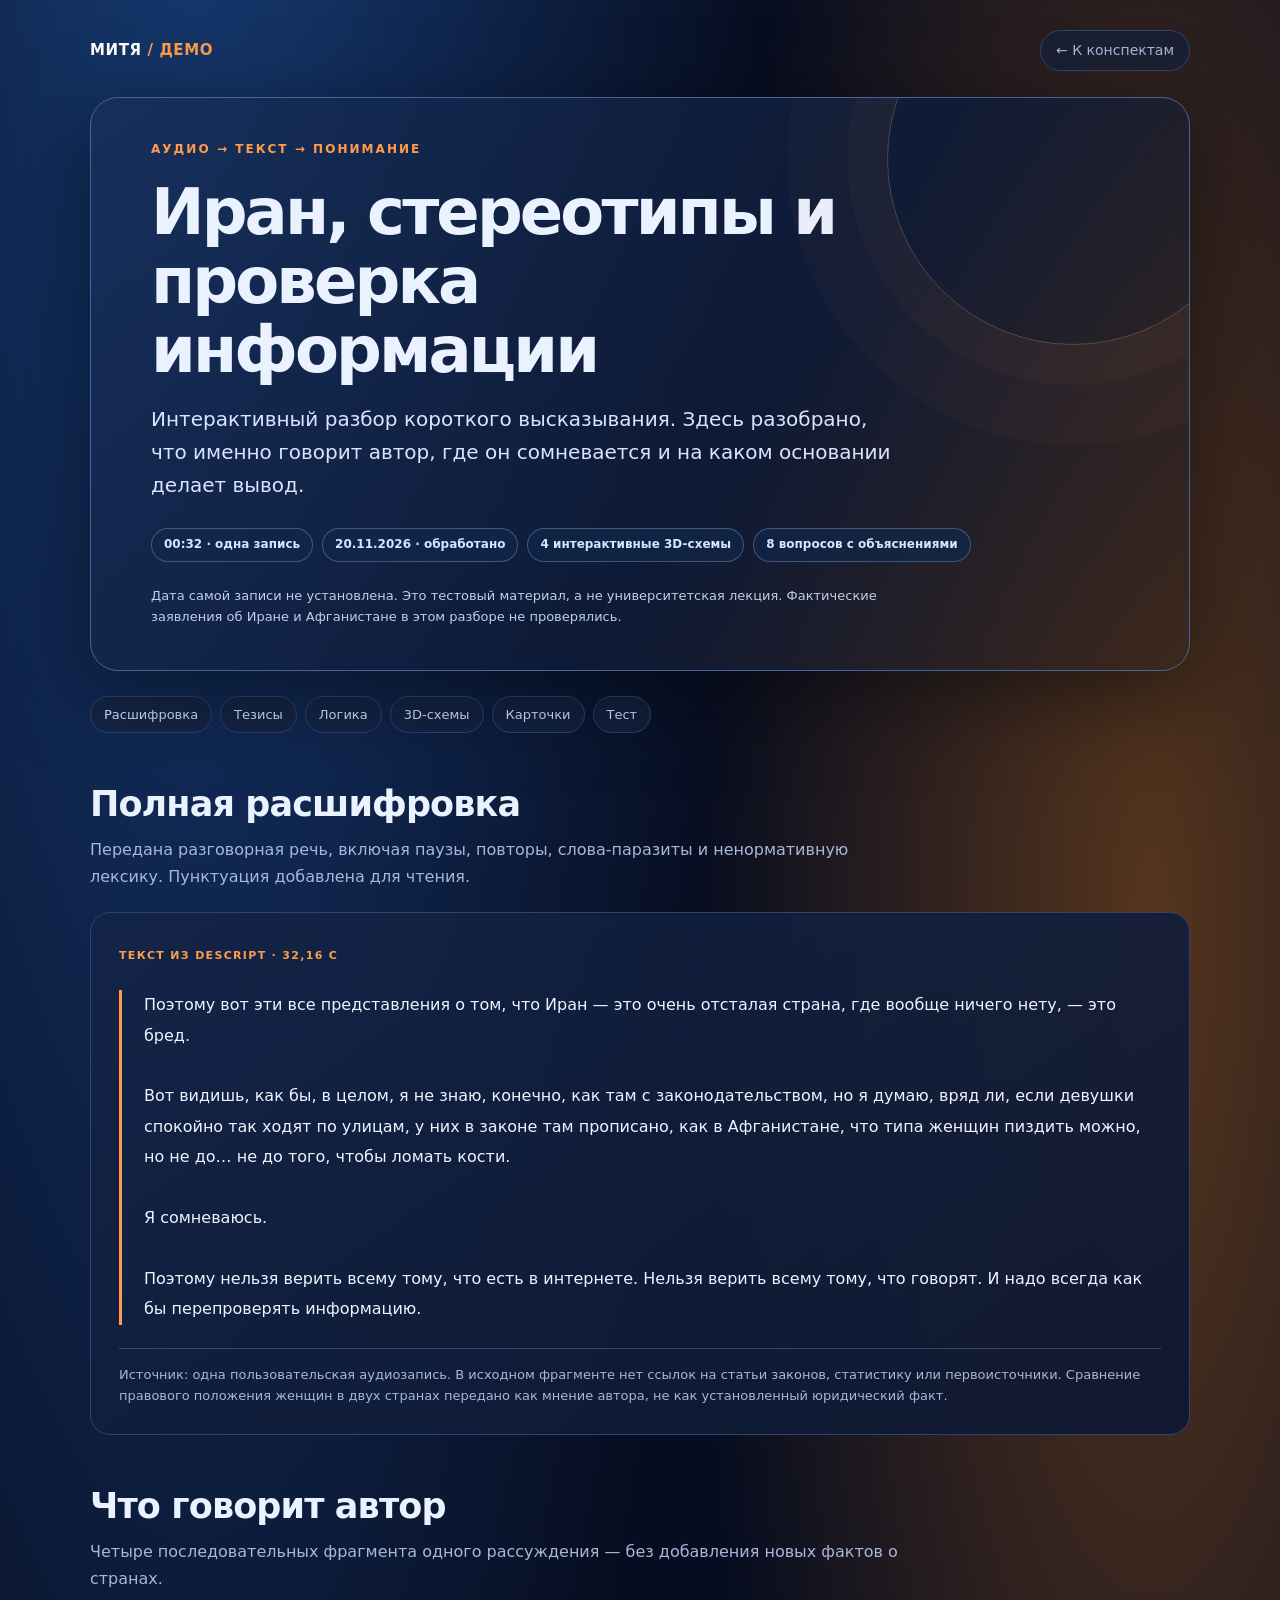
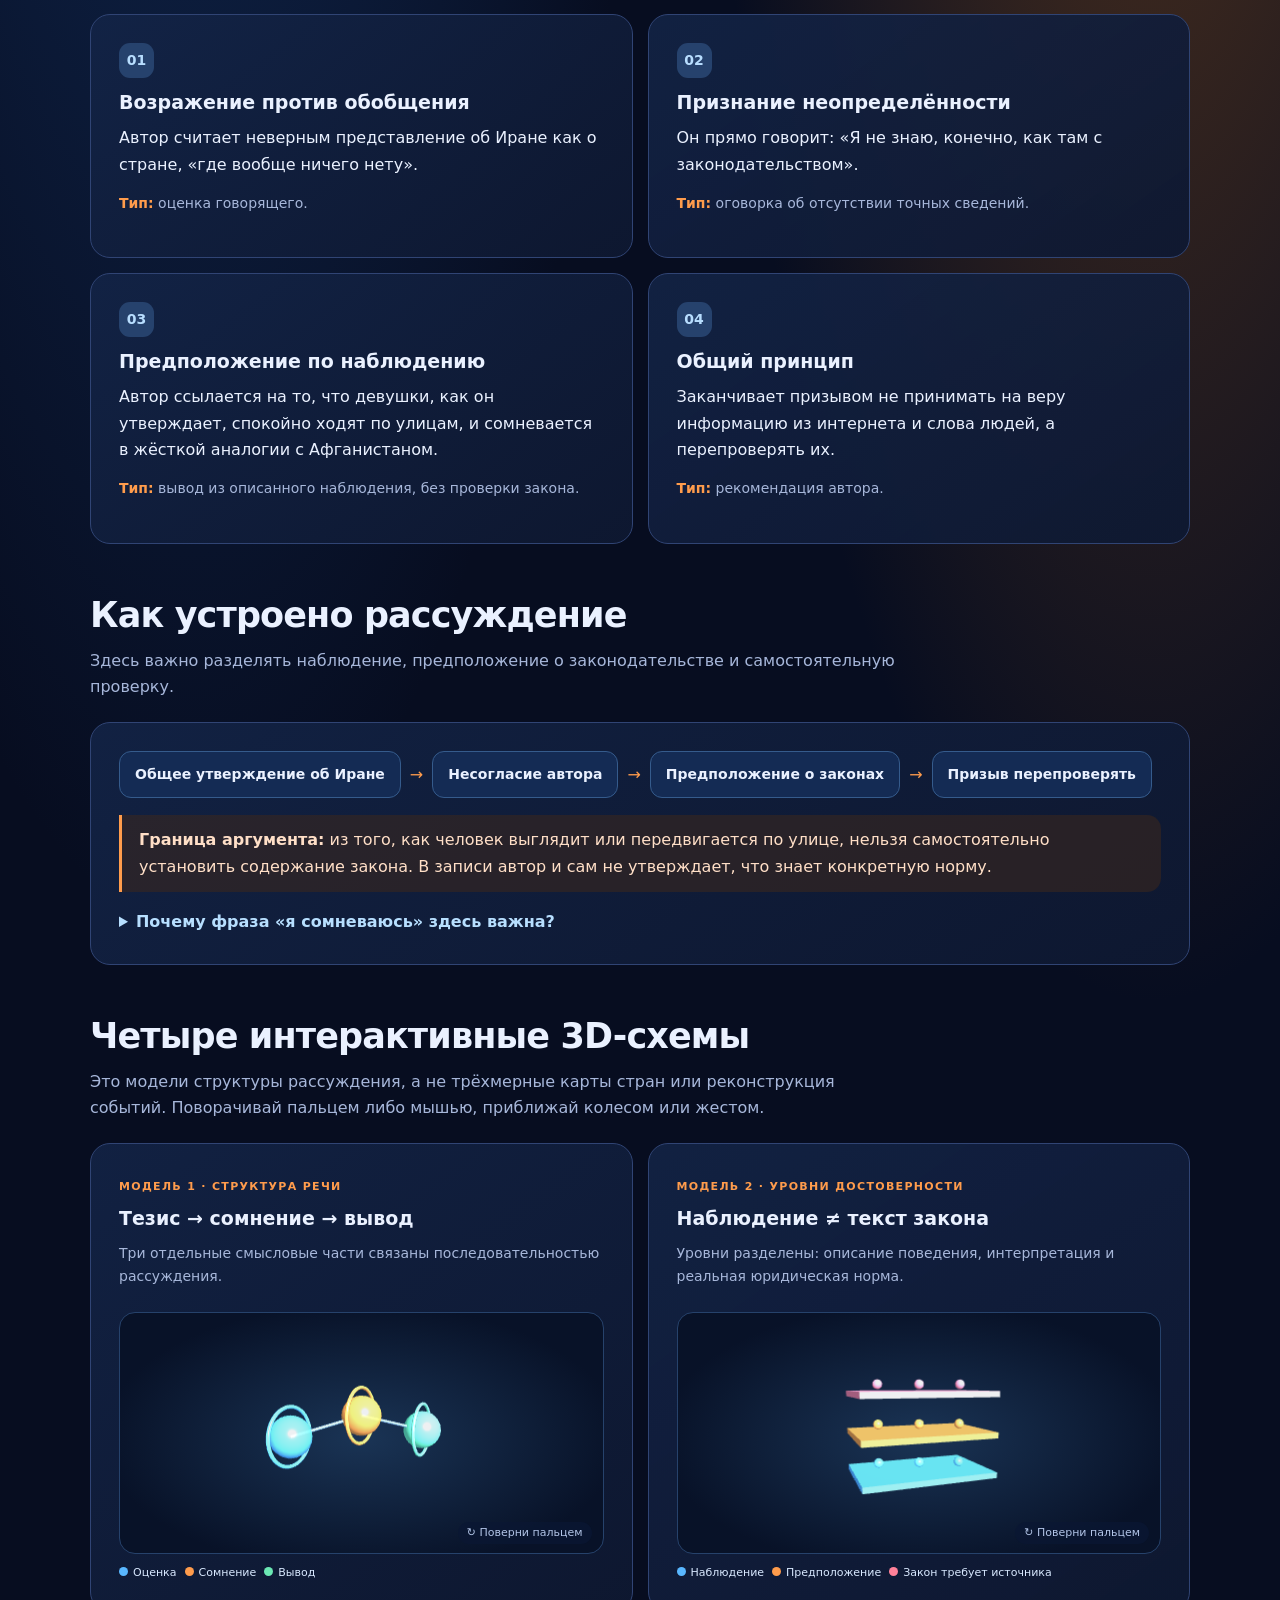
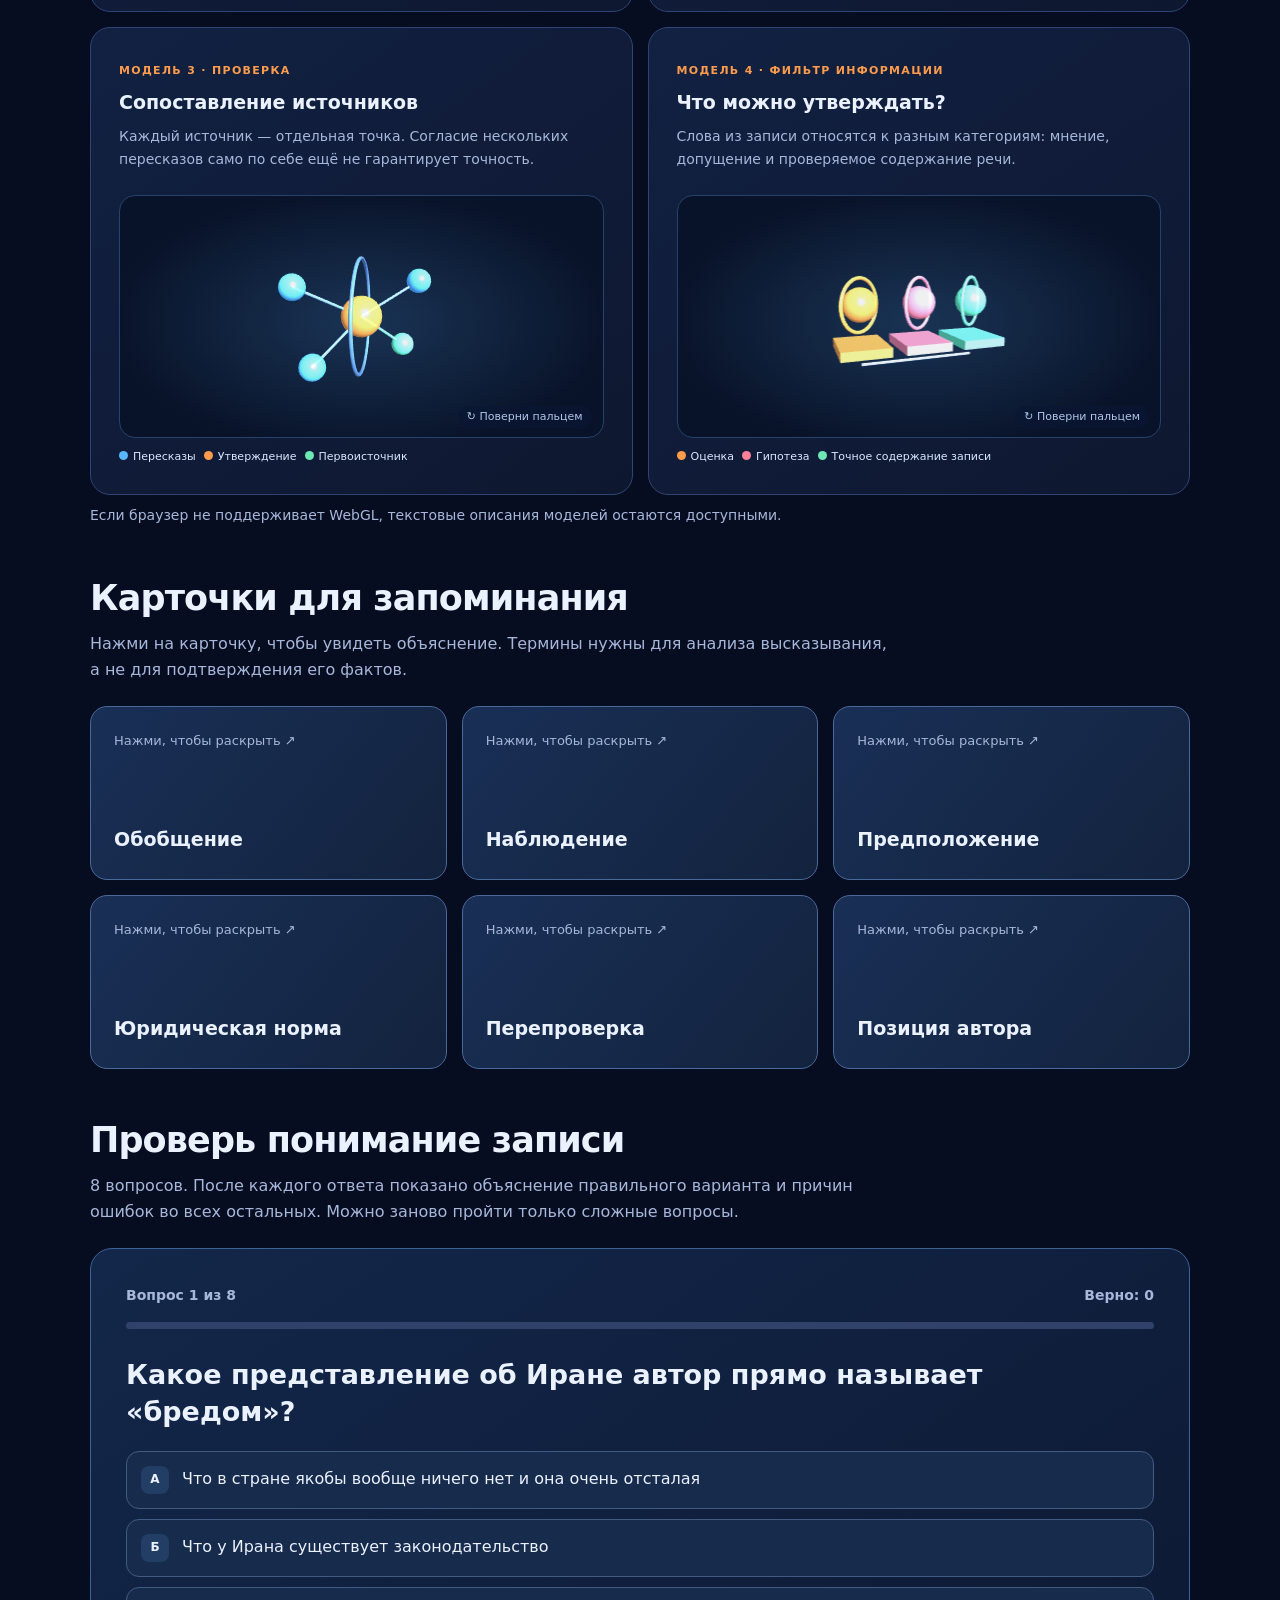
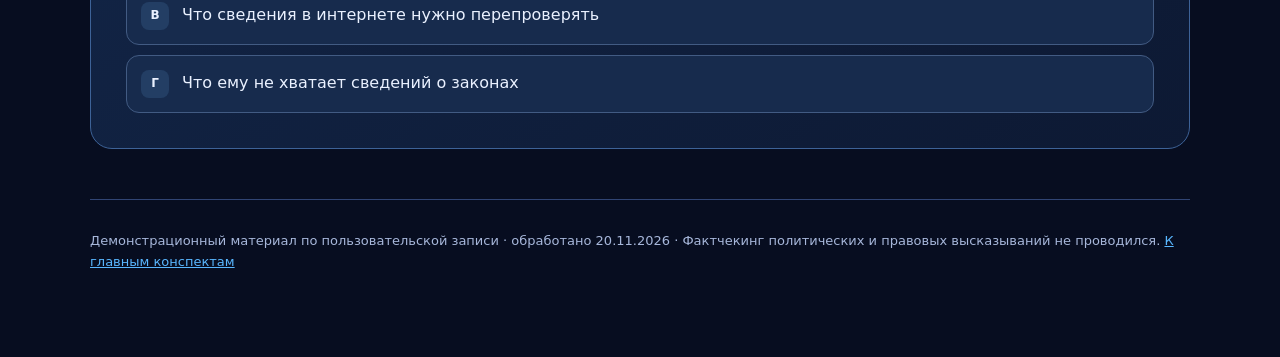
<file: demo/iran-audio-2026-11-20.html>
<!doctype html>
<html lang="ru">
<head>
<meta charset="utf-8">
<meta name="viewport" content="width=device-width, initial-scale=1, viewport-fit=cover">
<meta name="color-scheme" content="dark">
<title>Иран, стереотипы и проверка информации — демо-конспект</title>
<meta name="description" content="Интерактивный разбор 32-секундной аудиозаписи: расшифровка, четыре 3D-схемы, карточки и тест с объяснениями.">
<style>
:root{--bg:#070d20;--panel:#101c3a;--panel2:#142448;--line:#304474;--text:#eaf1ff;--muted:#a7b7da;--blue:#59b7ff;--orange:#ff9c4c;--green:#6be8b4;--pink:#ff8199}
*{box-sizing:border-box}html{scroll-behavior:smooth}body{margin:0;min-height:100vh;background:radial-gradient(ellipse at 15% -10%,#173d77 0%,transparent 38%),radial-gradient(ellipse at 90% 18%,#56351d 0%,transparent 28%),var(--bg);color:var(--text);font:16px/1.65 system-ui,-apple-system,Segoe UI,Arial,sans-serif}button,a{font:inherit}button{cursor:pointer;color:inherit}a{color:var(--blue)}a:hover{text-decoration:none}
.wrap{max-width:1140px;margin:auto;padding:16px 20px 84px}header{display:flex;align-items:center;justify-content:space-between;gap:16px;padding:14px 0 26px}.logo{font-size:15px;font-weight:800;letter-spacing:.04em;color:#fff}.return{color:var(--muted);text-decoration:none;font-size:14px;border:1px solid var(--line);border-radius:999px;padding:8px 15px;background:#12204199}
.hero{position:relative;overflow:hidden;padding:42px clamp(20px,5vw,60px);border:1px solid #42669b;border-radius:28px;background:linear-gradient(125deg,#172f5ac4,#0e1b38e8 58%,#392519b8);box-shadow:0 22px 85px #01050c80}.hero:after{content:"";position:absolute;right:-70px;top:-125px;width:370px;height:370px;border:1px solid #ffbb7844;border-radius:50%;box-shadow:0 0 0 40px #ff9c4c08,0 0 0 100px #ff9c4c07;pointer-events:none}.kicker{text-transform:uppercase;color:var(--orange);font-size:12px;font-weight:900;letter-spacing:.17em}.hero h1{font-size:clamp(35px,5vw,65px);line-height:1.08;letter-spacing:-.045em;max-width:790px;margin:18px 0}.lede{max-width:740px;font-size:clamp(16px,2vw,20px);color:#dae4ff;margin:0 0 26px}.pills{display:flex;flex-wrap:wrap;gap:9px}.pill{border:1px solid #5a7196aa;background:#11284bb0;padding:6px 12px;border-radius:999px;color:#d7e5ff;font-size:12px;font-weight:700}.hero-note{margin:23px 0 0;font-size:13px;color:#bfcfe9;max-width:780px}
nav{display:flex;flex-wrap:wrap;gap:8px;margin:25px 0 28px}nav a{background:#152443c7;border:1px solid var(--line);border-radius:100px;padding:7px 13px;text-decoration:none;color:#d8e6ff;font-size:13px}nav a:hover{border-color:var(--blue)}
section{margin:50px 0}h2{font-size:clamp(25px,3.5vw,35px);line-height:1.2;letter-spacing:-.025em;margin:0 0 12px}h3{font-size:19px;line-height:1.32;margin:0 0 10px}p{margin:9px 0 14px}.sub{max-width:810px;color:var(--muted);margin-bottom:22px}
.card{border-radius:20px;border:1px solid var(--line);background:linear-gradient(145deg,#132447dd,#0e1831ee);padding:clamp(17px,2.7vw,28px)}.card.soft{background:#101d39}.label{display:inline-block;color:var(--orange);font-size:11px;letter-spacing:.12em;text-transform:uppercase;font-weight:900;margin-bottom:10px}.transcript{white-space:pre-wrap;line-height:1.9;font-size:16px;color:#edf3ff;border-left:3px solid var(--orange);padding-left:22px;margin:15px 0 0}.note{font-size:13px;color:var(--muted);border-top:1px solid #35446a;margin-top:23px;padding-top:15px}.caution{border-left:3px solid var(--orange);background:#3e291c88;border-radius:0 14px 14px 0;padding:12px 17px;color:#ffdfc7;margin:17px 0}
.grid{display:grid;grid-template-columns:repeat(2,minmax(0,1fr));gap:15px}.cols3{display:grid;grid-template-columns:repeat(3,minmax(0,1fr));gap:15px}.number{width:35px;height:35px;display:grid;place-items:center;border-radius:11px;background:#26426d;color:#b8deff;font-size:14px;font-weight:900;margin-bottom:12px}.small{font-size:14px;color:var(--muted)}.accent{color:var(--orange)}.ok{color:var(--green)}.muted{color:var(--muted)}.flow{display:flex;flex-wrap:wrap;gap:9px;align-items:center}.flow .step{background:#142b54;border:1px solid #355b8c;padding:11px 15px;border-radius:12px;font-weight:700;font-size:14px}.flow .arrow{color:var(--orange)}
.model{min-height:356px;display:flex;flex-direction:column;gap:10px}.model .scene{flex:1;position:relative;min-height:224px;overflow:hidden;border-radius:16px;background:radial-gradient(ellipse at 50% 52%,#1a3455 0%,#081228 76%);border:1px solid #26426b}.scene canvas{display:block;touch-action:none;width:100%;height:100%}.scene:after{content:"↻ Поверни пальцем";position:absolute;bottom:9px;right:11px;font-size:11px;color:#b3c5e8;pointer-events:none;background:#0b1834b3;border-radius:30px;padding:2px 9px}.legend{display:flex;flex-wrap:wrap;gap:8px;font-size:11px;color:#d9e9ff}.dot{width:9px;height:9px;border-radius:50%;display:inline-block;margin-right:5px;background:var(--blue)}.dot.o{background:var(--orange)}.dot.g{background:var(--green)}.dot.p{background:var(--pink)}
.details summary{cursor:pointer;font-weight:800;color:#b7dfff}.details p{margin-bottom:0}
.flip{position:relative;min-height:174px;text-align:left;border:1px solid #4a699b;border-radius:17px;background:linear-gradient(130deg,#192f56,#13233e);padding:23px;display:flex;flex-direction:column;justify-content:space-between;gap:14px;transition:transform .2s,border-color .2s}.flip:hover{transform:translateY(-2px);border-color:var(--orange)}.flip b{font-size:19px}.flip span{color:var(--muted);font-size:13px}.flip.revealed{background:linear-gradient(130deg,#233d4c,#152a37);border-color:#53a994}.flip.revealed b{color:#91e5c4}
.quiz-panel{border:1px solid #3d6297;background:linear-gradient(145deg,#13274a,#0d1933);border-radius:22px;padding:clamp(18px,3vw,35px)}.quiz-top{display:flex;justify-content:space-between;gap:15px;color:var(--muted);font-size:14px;font-weight:800}.bar{margin:15px 0 28px;background:#30416a;height:7px;border-radius:20px;overflow:hidden}.bar>i{display:block;height:100%;width:0;background:linear-gradient(90deg,var(--blue),var(--green));transition:width .25s}.question{font-size:clamp(20px,2.5vw,27px);font-weight:800;line-height:1.37;margin:0 0 20px}.answers{display:grid;gap:10px}.answer{display:flex;text-align:left;gap:13px;padding:14px;border-radius:13px;border:1px solid #425b83;background:#172b4d;align-items:flex-start}.answer b{background:#233e64;display:grid;place-items:center;border-radius:8px;flex:0 0 28px;height:28px;font-size:12px}.answer:not(:disabled):hover{border-color:var(--blue)}.answer:disabled{cursor:default;opacity:.73}.answer.correct{border-color:#54d9a2;background:#153e38;opacity:1}.answer.wrong{border-color:#fb839c;background:#4b253e;opacity:1}
.explain{margin-top:18px;border:1px solid #46688f;border-radius:15px;background:#091629;padding:18px}.explain h3{font-size:16px}.explain ul{margin:9px 0 0;padding-left:20px;color:#cdddf5;font-size:14px}.explain li{padding:4px 0}.btn{background:var(--blue);color:#081830;font-weight:900;border:0;border-radius:12px;padding:12px 20px;margin-top:18px}.btn.secondary{background:#183b64;color:#d9eaff;border:1px solid #507ca7}.btn:focus-visible,.answer:focus-visible,.flip:focus-visible{outline:2px solid #ffe59b;outline-offset:3px}.result{text-align:center}.result strong{font-size:64px;color:var(--green);display:block;line-height:1.2}.test-empty{color:var(--muted)}
footer{border-top:1px solid var(--line);padding-top:30px;color:var(--muted);font-size:13px}
@media(max-width:740px){.grid,.cols3{grid-template-columns:1fr}.hero{padding:29px 20px}.transcript{padding-left:14px;font-size:15px}.wrap{padding-inline:13px}.model{min-height:315px}.model .scene{min-height:220px}nav{gap:6px}nav a{font-size:12px}}
@media(prefers-reduced-motion:reduce){html{scroll-behavior:auto}*{transition:none!important}}
</style>
</head>
<body>
<div class="wrap">
<header><span class="logo">МИТЯ <span style="color:var(--orange)">/ ДЕМО</span></span><a class="return" href="../index.html">← К конспектам</a></header>
<main>
<div class="hero">
<div class="kicker">Аудио → текст → понимание</div>
<h1>Иран, стереотипы и проверка информации</h1>
<p class="lede">Интерактивный разбор короткого высказывания. Здесь разобрано, что именно говорит автор, где он сомневается и на каком основании делает вывод.</p>
<div class="pills"><span class="pill">00:32 · одна запись</span><span class="pill">20.11.2026 · обработано</span><span class="pill">4 интерактивные 3D-схемы</span><span class="pill">8 вопросов с объяснениями</span></div>
<p class="hero-note">Дата самой записи не установлена. Это тестовый материал, а не университетская лекция. Фактические заявления об Иране и Афганистане в этом разборе не проверялись.</p>
</div>
<nav aria-label="Разделы"><a href="#text">Расшифровка</a><a href="#summary">Тезисы</a><a href="#logic">Логика</a><a href="#models">3D-схемы</a><a href="#cards">Карточки</a><a href="#quiz">Тест</a></nav>

<section id="text">
<h2>Полная расшифровка</h2>
<p class="sub">Передана разговорная речь, включая паузы, повторы, слова-паразиты и ненормативную лексику. Пунктуация добавлена для чтения.</p>
<div class="card"><span class="label">Текст из Descript · 32,16 с</span>
<div class="transcript">Поэтому вот эти все представления о том, что Иран — это очень отсталая страна, где вообще ничего нету, — это бред.

Вот видишь, как бы, в целом, я не знаю, конечно, как там с законодательством, но я думаю, вряд ли, если девушки спокойно так ходят по улицам, у них в законе там прописано, как в Афганистане, что типа женщин пиздить можно, но не до… не до того, чтобы ломать кости.

Я сомневаюсь.

Поэтому нельзя верить всему тому, что есть в интернете. Нельзя верить всему тому, что говорят. И надо всегда как бы перепроверять информацию.</div>
<div class="note">Источник: одна пользовательская аудиозапись. В исходном фрагменте нет ссылок на статьи законов, статистику или первоисточники. Сравнение правового положения женщин в двух странах передано как мнение автора, не как установленный юридический факт.</div></div>
</section>

<section id="summary">
<h2>Что говорит автор</h2>
<p class="sub">Четыре последовательных фрагмента одного рассуждения — без добавления новых фактов о странах.</p>
<div class="grid">
<article class="card"><span class="number">01</span><h3>Возражение против обобщения</h3><p>Автор считает неверным представление об Иране как о стране, «где вообще ничего нету».</p><p class="small"><b class="accent">Тип:</b> оценка говорящего.</p></article>
<article class="card"><span class="number">02</span><h3>Признание неопределённости</h3><p>Он прямо говорит: «Я не знаю, конечно, как там с законодательством».</p><p class="small"><b class="accent">Тип:</b> оговорка об отсутствии точных сведений.</p></article>
<article class="card"><span class="number">03</span><h3>Предположение по наблюдению</h3><p>Автор ссылается на то, что девушки, как он утверждает, спокойно ходят по улицам, и сомневается в жёсткой аналогии с Афганистаном.</p><p class="small"><b class="accent">Тип:</b> вывод из описанного наблюдения, без проверки закона.</p></article>
<article class="card"><span class="number">04</span><h3>Общий принцип</h3><p>Заканчивает призывом не принимать на веру информацию из интернета и слова людей, а перепроверять их.</p><p class="small"><b class="accent">Тип:</b> рекомендация автора.</p></article>
</div>
</section>

<section id="logic">
<h2>Как устроено рассуждение</h2>
<p class="sub">Здесь важно разделять наблюдение, предположение о законодательстве и самостоятельную проверку.</p>
<div class="card">
<div class="flow" aria-label="Схема рассуждения">
<span class="step">Общее утверждение об Иране</span><span class="arrow">→</span><span class="step">Несогласие автора</span><span class="arrow">→</span><span class="step">Предположение о законах</span><span class="arrow">→</span><span class="step">Призыв перепроверять</span>
</div>
<div class="caution"><b>Граница аргумента:</b> из того, как человек выглядит или передвигается по улице, нельзя самостоятельно установить содержание закона. В записи автор и сам не утверждает, что знает конкретную норму.</div>
<details class="details"><summary>Почему фраза «я сомневаюсь» здесь важна?</summary><p>Это не предъявление юридического доказательства. Автор обозначает низкую уверенность в услышанном или увиденном тезисе. Чтобы проверить конкретное правовое утверждение, потребовался бы текст нормы и её контекст. В самой записи этого нет.</p></details>
</div>
</section>

<section id="models">
<h2>Четыре интерактивные 3D-схемы</h2>
<p class="sub">Это модели структуры рассуждения, а не трёхмерные карты стран или реконструкция событий. Поворачивай пальцем либо мышью, приближай колесом или жестом.</p>
<div class="grid">
<article class="card model"><div><span class="label">Модель 1 · структура речи</span><h3>Тезис → сомнение → вывод</h3><p class="small">Три отдельные смысловые части связаны последовательностью рассуждения.</p></div><div class="scene" id="scene-1" role="img" aria-label="3D-схема трёх связанных звеньев: утверждение, сомнение и вывод"></div><div class="legend"><span><i class="dot"></i>Оценка</span><span><i class="dot o"></i>Сомнение</span><span><i class="dot g"></i>Вывод</span></div></article>
<article class="card model"><div><span class="label">Модель 2 · уровни достоверности</span><h3>Наблюдение ≠ текст закона</h3><p class="small">Уровни разделены: описание поведения, интерпретация и реальная юридическая норма.</p></div><div class="scene" id="scene-2" role="img" aria-label="3D-схема трёх разделённых уровней знания"></div><div class="legend"><span><i class="dot"></i>Наблюдение</span><span><i class="dot o"></i>Предположение</span><span><i class="dot p"></i>Закон требует источника</span></div></article>
<article class="card model"><div><span class="label">Модель 3 · проверка</span><h3>Сопоставление источников</h3><p class="small">Каждый источник — отдельная точка. Согласие нескольких пересказов само по себе ещё не гарантирует точность.</p></div><div class="scene" id="scene-3" role="img" aria-label="3D-сеть источников вокруг центрального утверждения"></div><div class="legend"><span><i class="dot"></i>Пересказы</span><span><i class="dot o"></i>Утверждение</span><span><i class="dot g"></i>Первоисточник</span></div></article>
<article class="card model"><div><span class="label">Модель 4 · фильтр информации</span><h3>Что можно утверждать?</h3><p class="small">Слова из записи относятся к разным категориям: мнение, допущение и проверяемое содержание речи.</p></div><div class="scene" id="scene-4" role="img" aria-label="3D-схема трёх сортируемых категорий утверждений"></div><div class="legend"><span><i class="dot o"></i>Оценка</span><span><i class="dot p"></i>Гипотеза</span><span><i class="dot g"></i>Точное содержание записи</span></div></article>
</div>
<p class="small">Если браузер не поддерживает WebGL, текстовые описания моделей остаются доступными.</p>
</section>

<section id="cards">
<h2>Карточки для запоминания</h2>
<p class="sub">Нажми на карточку, чтобы увидеть объяснение. Термины нужны для анализа высказывания, а не для подтверждения его фактов.</p>
<div id="flashcards" class="cols3"></div>
</section>

<section id="quiz">
<h2>Проверь понимание записи</h2>
<p class="sub">8 вопросов. После каждого ответа показано объяснение правильного варианта и причин ошибок во всех остальных. Можно заново пройти только сложные вопросы.</p>
<div class="quiz-panel" id="quizRoot" aria-live="polite"></div>
</section>
</main>
<footer>Демонстрационный материал по пользовательской записи · обработано 20.11.2026 · Фактчекинг политических и правовых высказываний не проводился. <a href="../index.html">К главным конспектам</a></footer>
</div>
<script src="../lib/three.min.js"></script>
<script>
(function(){
"use strict";
var flash=[
["Обобщение","Суждение, распространяемое на целую страну или группу без указания исключений и границ."],
["Наблюдение","То, что кто-то увидел или описал. Для проверки законов одного наблюдения недостаточно."],
["Предположение","Возможное объяснение без подтверждающего источника. В речи его обозначают слова «я думаю», «вряд ли»."],
["Юридическая норма","Положение действующего права. Её содержание проверяют по тексту и контексту закона."],
["Перепроверка","Сопоставление утверждения с надёжными источниками и, когда возможно, с первоисточником."],
["Позиция автора","То, что говорящий считает правильным или неверным; она не равна установленному факту."]
];
var fl=document.getElementById("flashcards");
flash.forEach(function(it){var b=document.createElement("button");b.className="flip";b.type="button";b.setAttribute("aria-pressed","false");b.innerHTML="<span>Нажми, чтобы раскрыть ↗</span><b></b>";b.querySelector("b").textContent=it[0];b.onclick=function(){var open=b.classList.toggle("revealed");b.setAttribute("aria-pressed",String(open));b.querySelector("span").textContent=open?"Нажми, чтобы вернуть термин":"Нажми, чтобы раскрыть ↗";b.querySelector("b").textContent=open?it[1]:it[0]};fl.appendChild(b)});
var qs=[
{q:"Какое представление об Иране автор прямо называет «бредом»?",o:["Что в стране якобы вообще ничего нет и она очень отсталая","Что у Ирана существует законодательство","Что сведения в интернете нужно перепроверять","Что ему не хватает сведений о законах"],a:0,w:["Именно такое категоричное представление он отвергает в начале записи.","Наличие законодательства автор не отрицает; наоборот, говорит о нём.","Перепроверку он рекомендует в финале.","Недостаток сведений он прямо признаёт, но не называет «бредом»."]},
{q:"Что автор говорит о своём знании законодательства?",o:["Что изучил все нужные статьи","Что не знает точно, как там с законодательством","Что приводит номер статьи и судебную практику","Что не существует письменных законов"],a:1,w:["В записи нет утверждения, что он изучал статьи.","Он буквально говорит: «Я не знаю, конечно, как там с законодательством».","Номеров законов и решений суда в фрагменте нет.","Такого утверждения в аудио нет."]},
{q:"На что автор опирается в своём предположении?",o:["На официальную статистику","На цитату из закона","На описанное им поведение девушек на улицах","На исследование правозащитной организации"],a:2,w:["Никаких статистических данных он не называет.","Цитата закона отсутствует.","Он связывает своё сомнение с тем, как, по его словам, девушки ходят по улицам.","На конкретное исследование он не ссылается."]},
{q:"Как корректно охарактеризовать слова «я думаю, вряд ли»?",o:["Как точное цитирование юридической нормы","Как выражение предположения и неопределённости","Как доказанный исторический факт","Как перечисление данных опроса"],a:1,w:["Юридическая цитата требует текста закона, которого нет.","Эти слова показывают, что говорящий предполагает, а не утверждает с полной уверенностью.","Исторического доказательства не приведено.","Опросы вообще не упоминаются."]},
{q:"Можно ли по этой записи установить содержание законов Ирана и Афганистана?",o:["Да, автор назвал точные статьи","Да, прогулки по улице заменяют текст закона","Нет, представлены мнение и предположение без юридических источников","Да, потому что автор уверен в каждом утверждении"],a:2,w:["Статей в записи нет.","Внешнее поведение само по себе не сообщает текста правовой нормы.","Для этого нужны внешние источники: запись не содержит текста норм.","Автор прямо говорит, что не знает, как обстоят дела с законодательством."]},
{q:"Какой итоговый совет даёт говорящий?",o:["Верить любому сообщению из интернета","Сверять информацию и не принимать всё на веру","Игнорировать любую информацию о странах","Полагаться только на первое впечатление"],a:1,w:["Это прямо противоположно его заключению.","Он говорит: «надо всегда как бы перепроверять информацию».","Он призывает проверять, а не игнорировать.","Первое впечатление он не называет достаточным способом проверки."]},
{q:"Что в записи относится именно к оценке говорящего?",o:["Точная дата правовой реформы","Фраза «это бред» о распространённом представлении","Номер закона","Количество опрошенных респондентов"],a:1,w:["Даты реформ в отрывке нет.","Это эмоциональная оценка, а не текст юридического документа.","Номер не приводится.","Никакого опроса автор не цитирует."]},
{q:"Какой вывод о записи наиболее точен?",o:["Она доказывает положение женщин в двух странах","Она содержит аргумент и призыв проверять информацию, но не юридические доказательства","Она полностью посвящена статистике","Она является официальным юридическим заключением"],a:1,w:["Фактических доказательств об устройстве законов в записи нет.","Это соответствует структуре речи и не добавляет несказанного.","Статистики в аудио нет.","Автор не представляет себя в качестве составителя юридического заключения."]}
];
var root=document.getElementById("quizRoot");var run=qs.map(function(_,i){return i});var pos=0,score=0,errors=[],chosen=null;var L=["А","Б","В","Г"];function esc(s){return String(s).replace(/[&<>"']/g,function(c){return {"&":"&amp;","<":"&lt;",">":"&gt;",'"':"&quot;","'":"&#39;"}[c]})}
function draw(){if(pos>=run.length){finish();return}var q=qs[run[pos]];var h='<div class="quiz-top"><span>Вопрос '+(pos+1)+' из '+run.length+'</span><span>Верно: '+score+'</span></div><div class="bar"><i style="width:'+(pos/run.length*100)+'%"></i></div><div class="question">'+esc(q.q)+'</div><div class="answers">';q.o.forEach(function(s,i){var c=chosen===null?"":i===q.a?"correct":i===chosen?"wrong":"";h+='<button type="button" class="answer '+c+'" data-idx="'+i+'" '+(chosen===null?"":"disabled")+'><b>'+L[i]+'</b><span>'+esc(s)+'</span></button>'});h+="</div>";if(chosen!==null){h+='<div class="explain"><h3>'+(chosen===q.a?'<span class="ok">✓ Верно.</span>':'<span style="color:var(--pink)">✕ Неверно.</span>')+' Правильный вариант: '+L[q.a]+'</h3><ul>';q.o.forEach(function(s,i){h+='<li><strong>'+L[i]+'. '+esc(s)+'</strong> — '+esc(q.w[i])+'</li>'});h+='</ul></div><button class="btn" id="next">'+(pos===run.length-1?"Показать результат":"Следующий вопрос →")+'</button>'}root.innerHTML=h;root.querySelectorAll(".answer").forEach(function(b){b.onclick=function(){if(chosen!==null)return;chosen=+b.getAttribute("data-idx");if(chosen===q.a)score++;else errors.push(run[pos]);draw()}});var n=document.getElementById("next");if(n)n.onclick=function(){chosen=null;pos++;draw();root.scrollIntoView({block:"nearest",behavior:"smooth"})}}
function finish(){var percent=Math.round(score/run.length*100);try{var old=Number(localStorage.getItem("mitia-demo-quiz-best")||0);if(percent>old)localStorage.setItem("mitia-demo-quiz-best",String(percent))}catch(e){}var h='<div class="result"><span class="label">Результат теста</span><strong>'+score+' / '+run.length+'</strong><p>'+percent+' % правильных ответов.</p><p class="muted">'+(errors.length?"Ошибки можно разобрать повторно.":"Все вопросы решены верно.")+'</p><button class="btn" id="again">Пройти снова</button> '+(errors.length?'<button class="btn secondary" id="retry">Повторить ошибки</button>':'')+'</div>';root.innerHTML=h;document.getElementById("again").onclick=function(){start(qs.map(function(_,i){return i}))};var btn=document.getElementById("retry");if(btn)btn.onclick=function(){start(errors.slice())}}
function start(indices){run=indices;pos=0;score=0;errors=[];chosen=null;draw()}start(run);
if(!window.THREE){document.querySelectorAll(".scene").forEach(function(el){el.innerHTML='<p class="small" style="padding:20px">3D-модель недоступна: браузер не загрузил Three.js. Описание схемы находится над областью просмотра.</p>'});return}
var T=THREE;var palette={blue:0x59b7ff,orange:0xff9c4c,green:0x6be8b4,pink:0xff8199,white:0xd9e8ff};var scenes=[];
function mat(c,wire){return new T.MeshPhongMaterial({color:c,shininess:70,transparent:true,opacity:.93,wireframe:!!wire,flatShading:false})}
function ball(group,x,y,z,r,c){var o=new T.Mesh(new T.SphereGeometry(r,18,12),mat(c));o.position.set(x,y,z);group.add(o);return o}
function block(group,x,y,z,sx,sy,sz,c){var o=new T.Mesh(new T.BoxGeometry(sx,sy,sz),mat(c));o.position.set(x,y,z);group.add(o);return o}
function line(group,a,b,c){var d=new T.Vector3().subVectors(new T.Vector3(b[0],b[1],b[2]),new T.Vector3(a[0],a[1],a[2]));var m=new T.Mesh(new T.CylinderGeometry(.035,.035,d.length(),8),mat(c));m.position.set((a[0]+b[0])/2,(a[1]+b[1])/2,(a[2]+b[2])/2);m.quaternion.setFromUnitVectors(new T.Vector3(0,1,0),d.clone().normalize());group.add(m)}
function ring(group,x,y,z,r,c,rotate){var o=new T.Mesh(new T.TorusGeometry(r,.042,9,60),mat(c));o.position.set(x,y,z);o.rotation.y=rotate||0;group.add(o);return o}
function build(kind,g){if(kind===1){var pts=[[-1.6,0,0],[0,.4,0],[1.6,0,0]];pts.forEach(function(p,i){ball(g,p[0],p[1],p[2],.46,[palette.blue,palette.orange,palette.green][i]);ring(g,p[0],p[1],p[2],.64,[palette.blue,palette.orange,palette.green][i],.7)});line(g,pts[0],pts[1],0x7294c6);line(g,pts[1],pts[2],0x7294c6)}
else if(kind===2){for(var i=0;i<3;i++){var y=-.9+i*.9;var c=[palette.blue,palette.orange,palette.pink][i];block(g,0,y,0,3,.13,1.9,c);for(var j=0;j<3;j++)ball(g,-.9+j*.9,y+.21,(j-1)*.25,.11,c)}}
else if(kind===3){var nodes=[[-1.55,.7,0],[-1.25,-.95,.4],[1.4,.8,.15],[1.3,-.85,-.4]];ball(g,0,0,0,.48,palette.orange);nodes.forEach(function(p,i){ball(g,p[0],p[1],p[2],.29,i===3?palette.green:palette.blue);line(g,[0,0,0],p,i===3?palette.green:0x6489b9)});ring(g,0,0,0,1.32,0x547cb1,Math.PI/3)}
else if(kind===4){var xs=[-1.35,0,1.35],cs=[palette.orange,palette.pink,palette.green];xs.forEach(function(x,i){block(g,x,-.6,0,1.05,.2,1.4,cs[i]);ball(g,x,.32,0,.38,cs[i]);ring(g,x,.31,0,.58,cs[i],.7)});line(g,[-1.35,-1,0],[1.35,-1,0],0x8ba2d2)}}
function init(id,kind){var el=document.getElementById(id);var renderer;try{renderer=new T.WebGLRenderer({antialias:true,alpha:true,powerPreference:"low-power"})}catch(e){el.textContent="WebGL недоступен. Используй описание модели выше.";return}renderer.setPixelRatio(Math.min(window.devicePixelRatio||1,1.6));renderer.setClearColor(0x000000,0);el.appendChild(renderer.domElement);var scene=new T.Scene();var camera=new T.PerspectiveCamera(43,1,.1,100);camera.position.set(0,2.15,6.7);camera.lookAt(0,0,0);var ambient=new T.AmbientLight(0xcbe3ff,.85);scene.add(ambient);var light=new T.DirectionalLight(0xffffff,1.35);light.position.set(3,5,7);scene.add(light);var group=new T.Group();scene.add(group);build(kind,group);var w=0,h=0,drag=false,lastX=0,lastY=0,visible=true,zoom=6.7;group.rotation.y=.35;group.rotation.x=-.16;function resize(){var a=el.clientWidth,b=el.clientHeight;if(a!==w||b!==h){w=a;h=b;renderer.setSize(w,h,false);camera.aspect=w/h;camera.updateProjectionMatrix()}}resize();el.addEventListener("pointerdown",function(e){drag=true;lastX=e.clientX;lastY=e.clientY;el.setPointerCapture(e.pointerId)});el.addEventListener("pointermove",function(e){if(!drag)return;group.rotation.y+=(e.clientX-lastX)*.008;group.rotation.x+=(e.clientY-lastY)*.006;group.rotation.x=Math.max(-1.2,Math.min(1.2,group.rotation.x));lastX=e.clientX;lastY=e.clientY});el.addEventListener("pointerup",function(){drag=false});el.addEventListener("pointercancel",function(){drag=false});el.addEventListener("wheel",function(e){e.preventDefault();zoom=Math.max(4.4,Math.min(9.3,zoom+e.deltaY*.006));camera.position.z=zoom},{passive:false});if("IntersectionObserver" in window){new IntersectionObserver(function(entries){visible=entries[0].isIntersecting},{rootMargin:"100px"}).observe(el)}scenes.push({resize:resize,draw:function(t){if(!visible)return;resize();if(!drag&&!window.matchMedia("(prefers-reduced-motion: reduce)").matches)group.rotation.y+=.0018;renderer.render(scene,camera)}})}
init("scene-1",1);init("scene-2",2);init("scene-3",3);init("scene-4",4);var last=0;function loop(t){if(t-last>=28){scenes.forEach(function(s){s.draw(t)});last=t}window.requestAnimationFrame(loop)}window.requestAnimationFrame(loop);window.addEventListener("resize",function(){scenes.forEach(function(s){s.resize()})});
})();
</script>
</body>
</html>
</file>
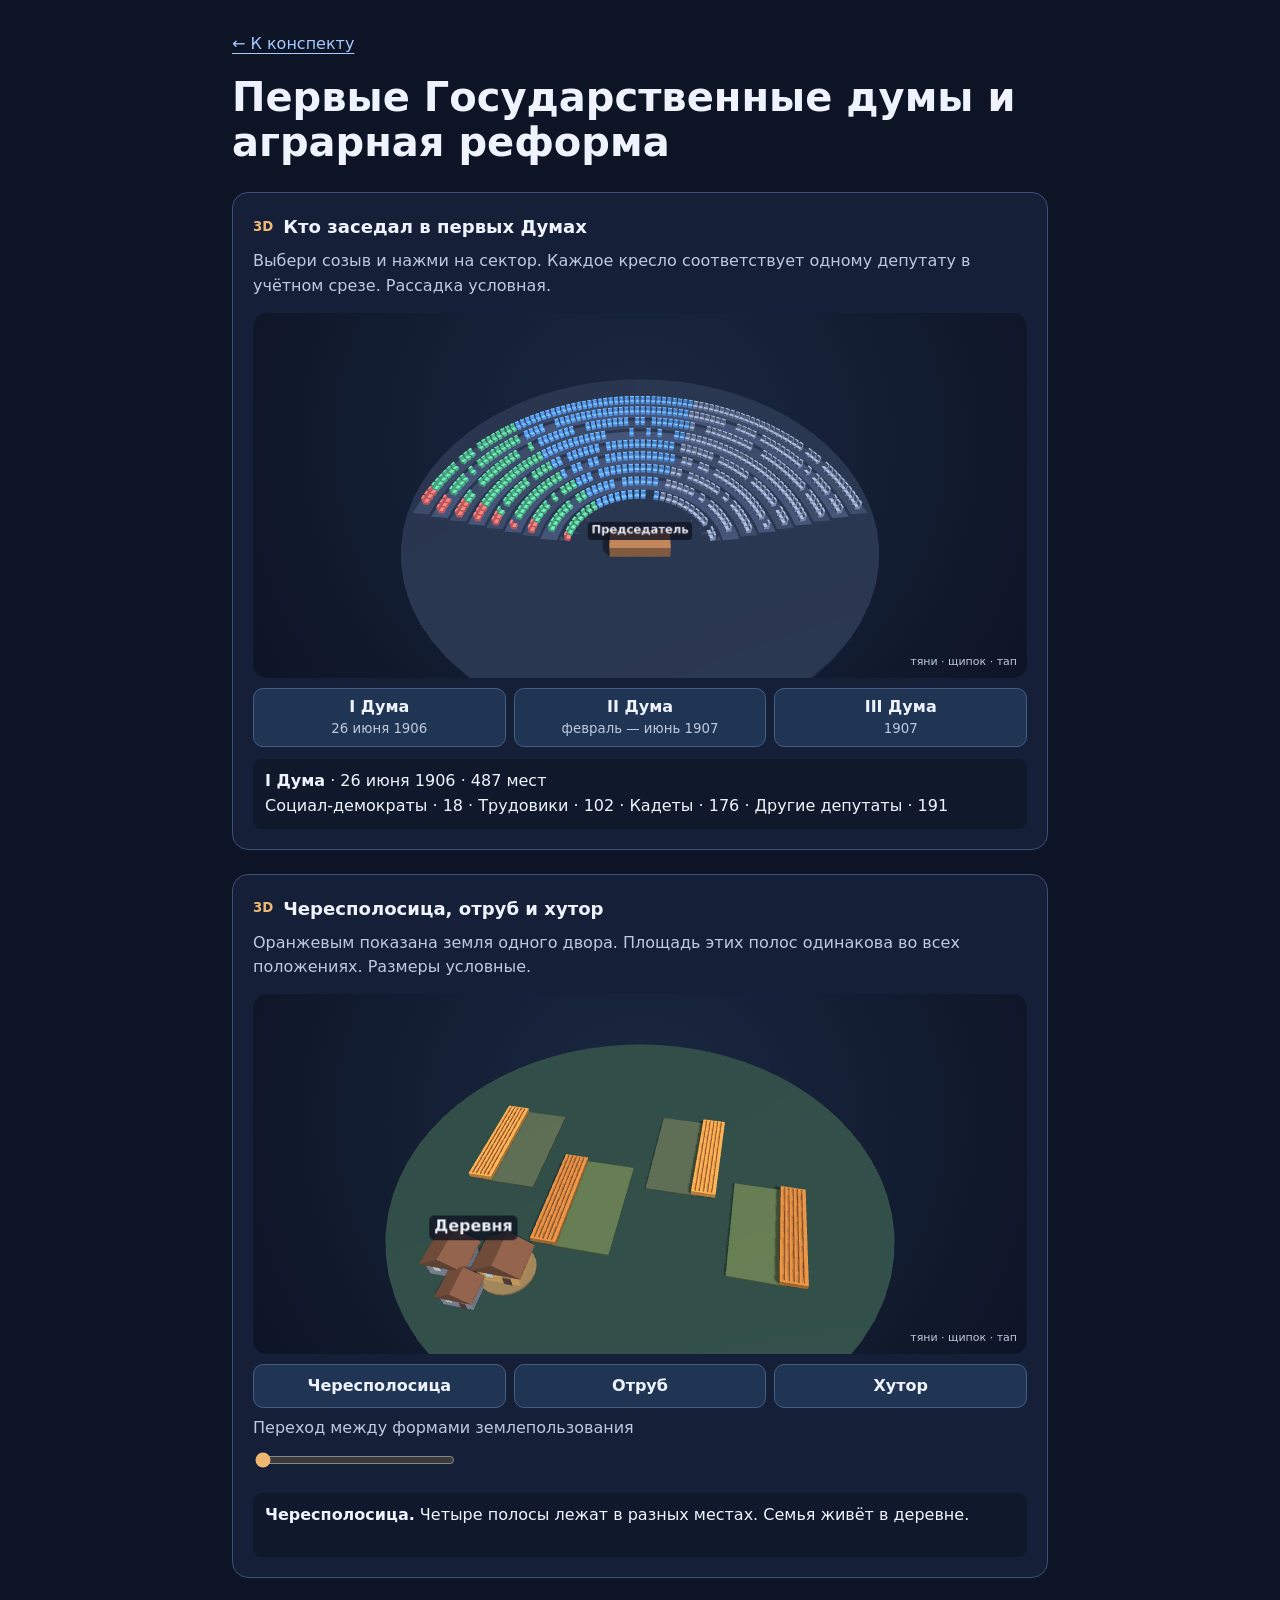
<file: media/istoriya-rossii-dumy-stolypin/modeli.html>
<!doctype html>
<html lang="ru">
<head>
  <meta charset="utf-8">
  <meta name="viewport" content="width=device-width, initial-scale=1">
  <base href="../../">
  <title>Первые Думы и аграрная реформа · 3D-модели</title>
  <style>
    :root {
      color-scheme: dark;
      --bg: #0d1425;
      --panel2: #1b2942;
      --muted: #bdc9df;
      --gold: #efb872;
      font-family: system-ui, sans-serif;
      line-height: 1.55;
      background: var(--bg);
      color: #eef3ff;
    }
    * { box-sizing: border-box; }
    main { max-width: 880px; margin: auto; padding: 24px clamp(14px, 4vw, 32px) 42px; }
    a { color: #a5caff; text-underline-offset: 0.22em; }
    a:hover, a:focus-visible { color: var(--gold); }
    h1 { font-size: clamp(1.6rem, 5vw, 2.5rem); line-height: 1.14; margin: 18px 0 26px; }
    section + section { margin-top: 24px; }
    .wg { border: 1px solid #3c4e73; border-radius: 16px; background: #152038; padding: clamp(12px, 3vw, 20px); }
    .wg-h { display: flex; align-items: center; gap: 10px; font-size: 1.13rem; }
    .wg-badge { color: var(--gold); font-size: .83rem; font-weight: 700; }
    .wg-lead { margin: 8px 0 14px; color: var(--muted); }
    .wg-chips { display: flex; flex-wrap: wrap; gap: 8px; }
    .wg-chip { background: #203454; color: inherit; border: 1px solid #465c82; border-radius: 10px; min-height: 44px; cursor: pointer; font: inherit; padding: 6px 10px; }
    .wg-chip small { display: block; color: var(--muted); }
    .wg-chip:hover, .wg-chip.on { border-color: var(--gold); background: #392f37; }
    .wg-out { background: #10192b; padding: 10px 12px; margin: 12px 0 0; border-radius: 8px; min-height: 4em; }
    input[type='range'] { accent-color: var(--gold); min-height: 34px; }
  </style>
</head>
<body>
  <main>
    <a href="./#/s/istoriya-rossii/dumy-stolypin">← К конспекту</a>
    <h1>Первые Государственные думы и аграрная реформа</h1>
    <section id="sozyvy" aria-label="Составы I, II и III Государственных дум">
      <div id="rx-duma-convocations3d"></div>
    </section>
    <section id="zemleustroistvo" aria-label="Чересполосица, отруб и хутор">
      <div id="rx-land-strip3d"></div>
    </section>
  </main>
  <script src="lib/scene3d.js?v=40"></script>
  <script src="lib/istoriya-rossii-dumy-stolypin3d.js"></script>
</body>
</html>
</file>
